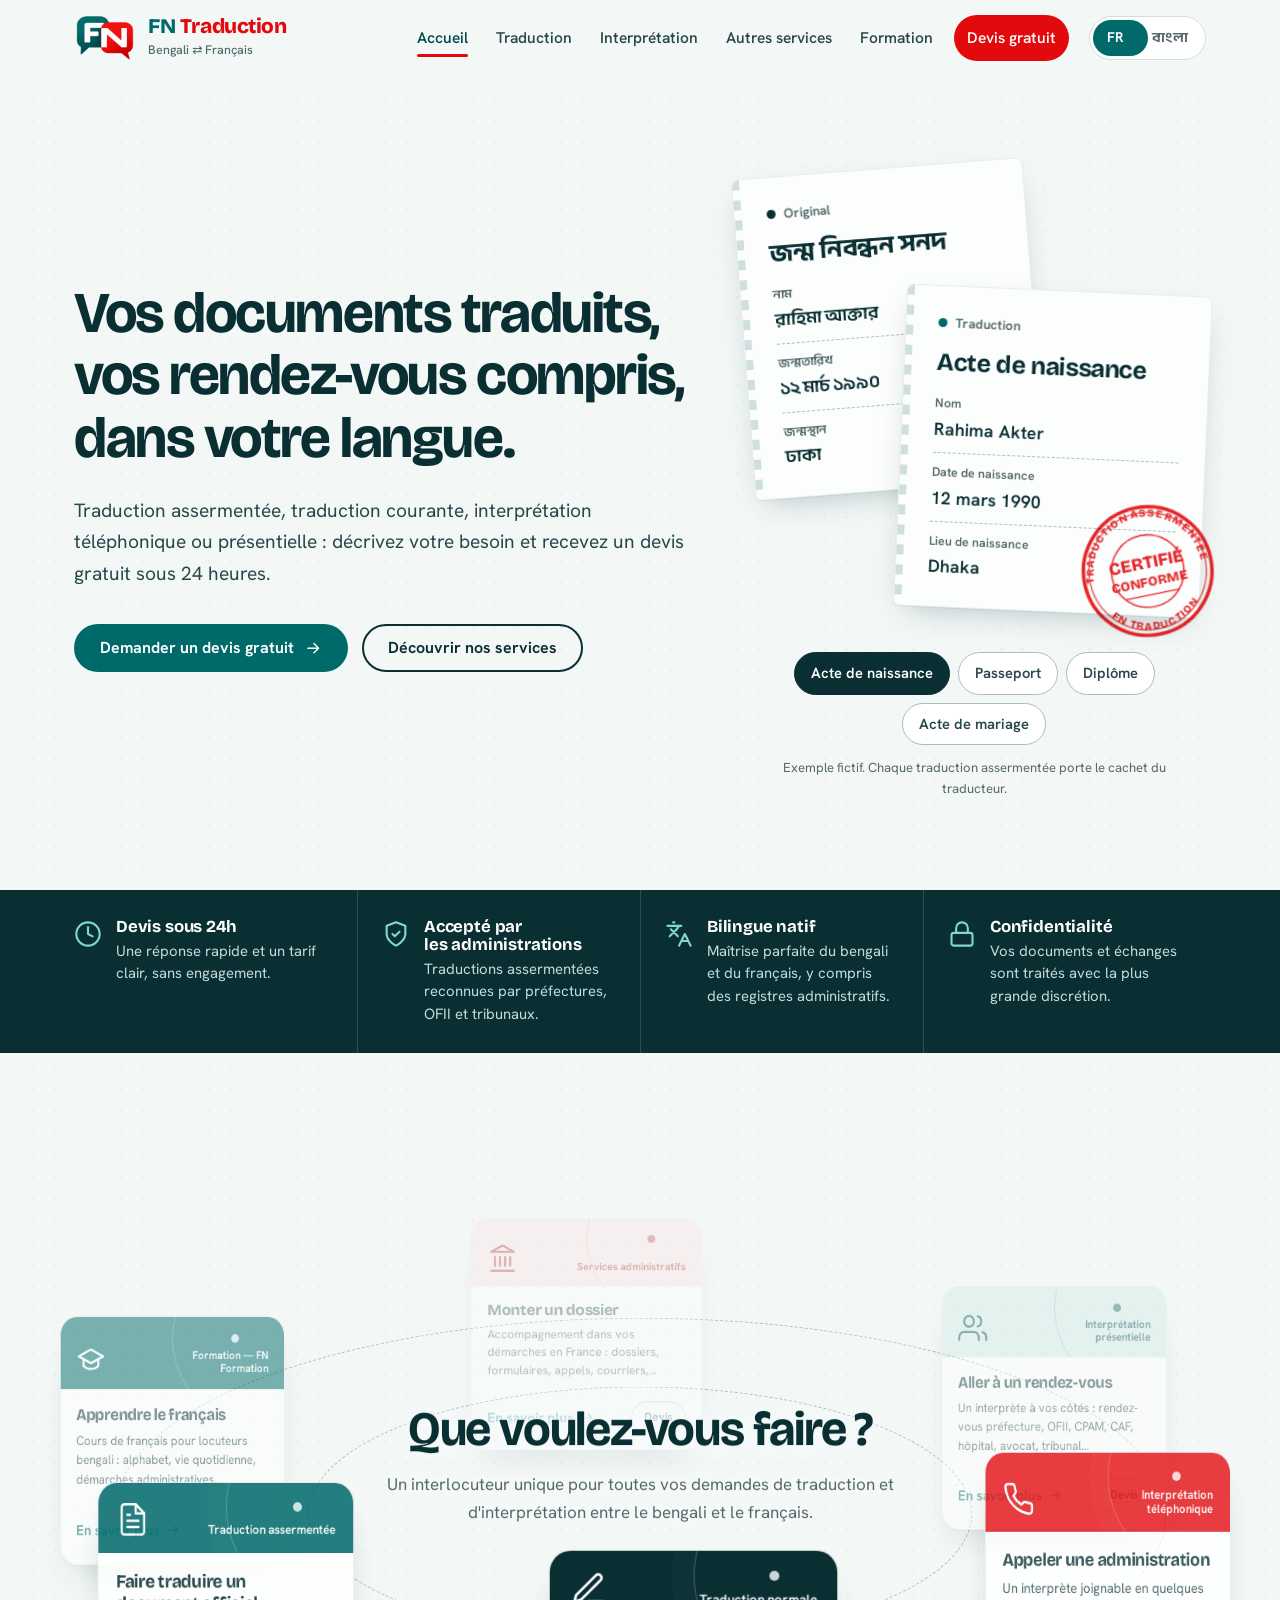
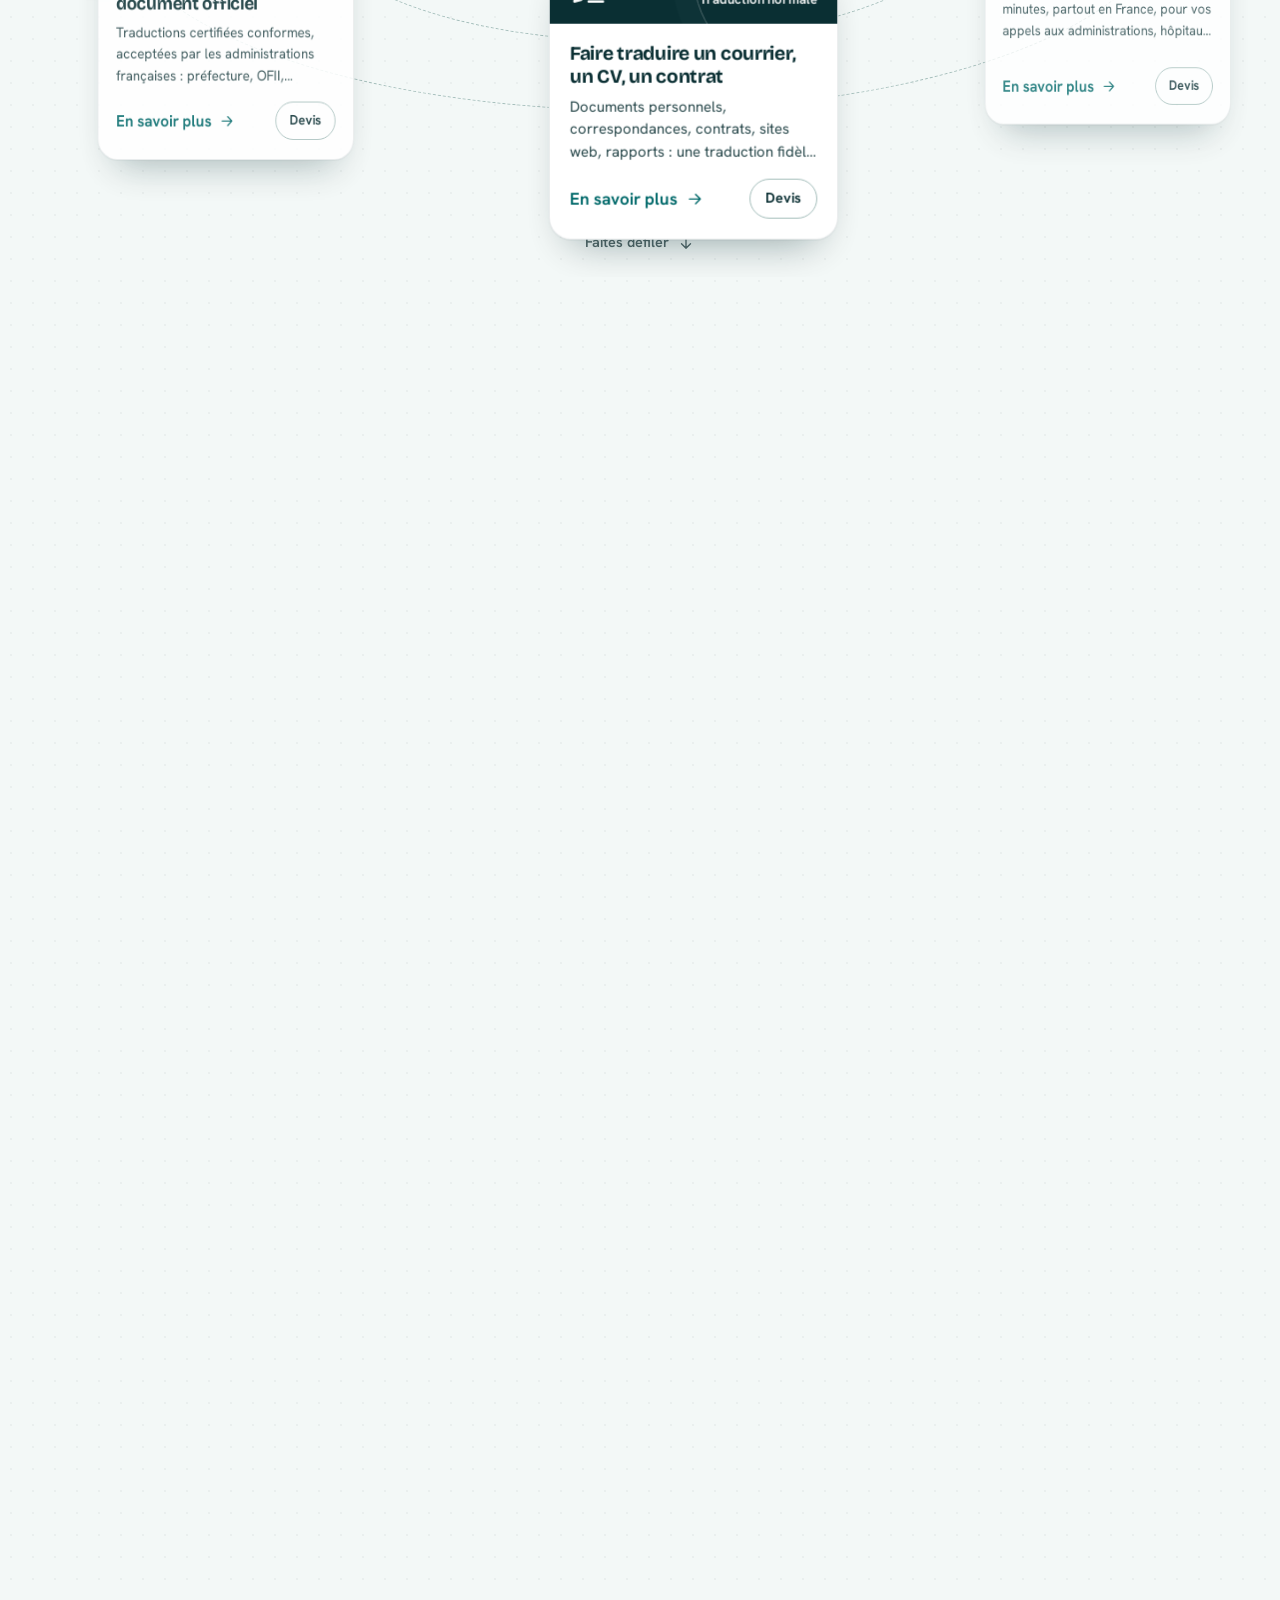
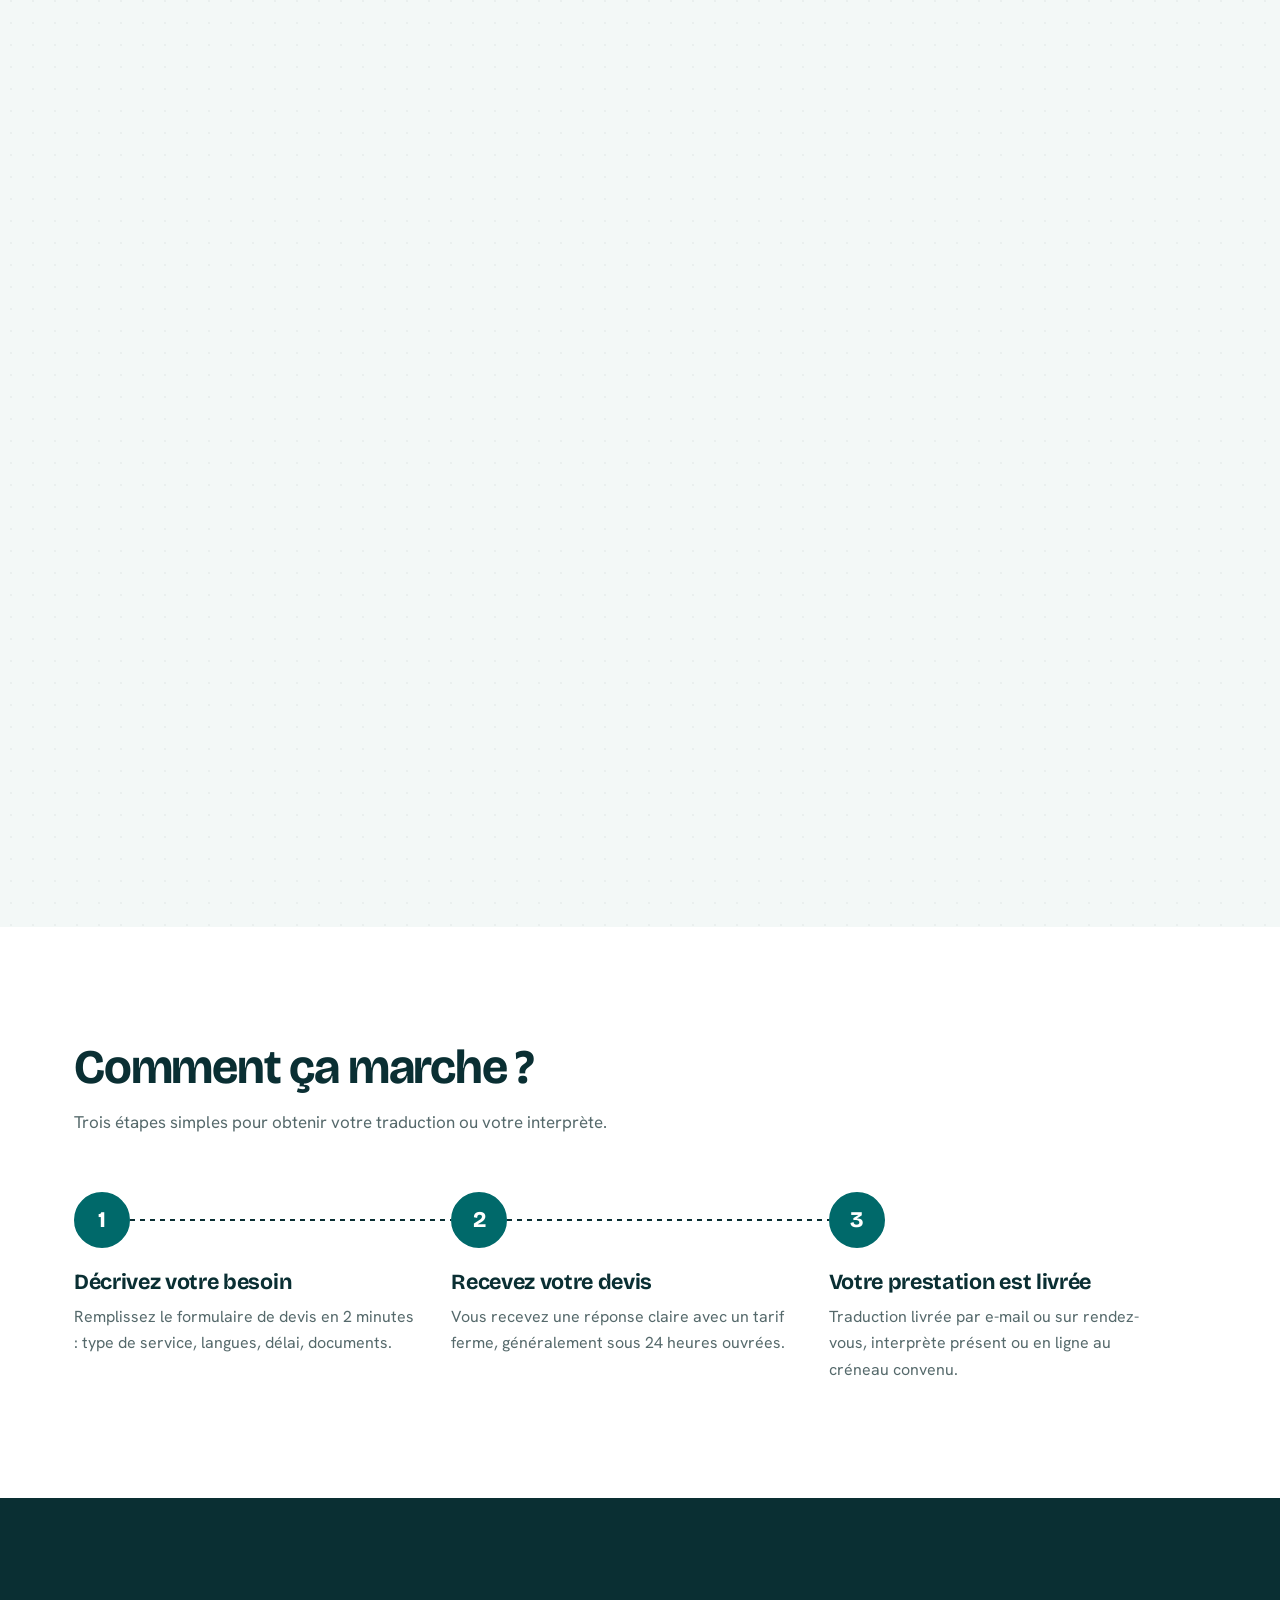
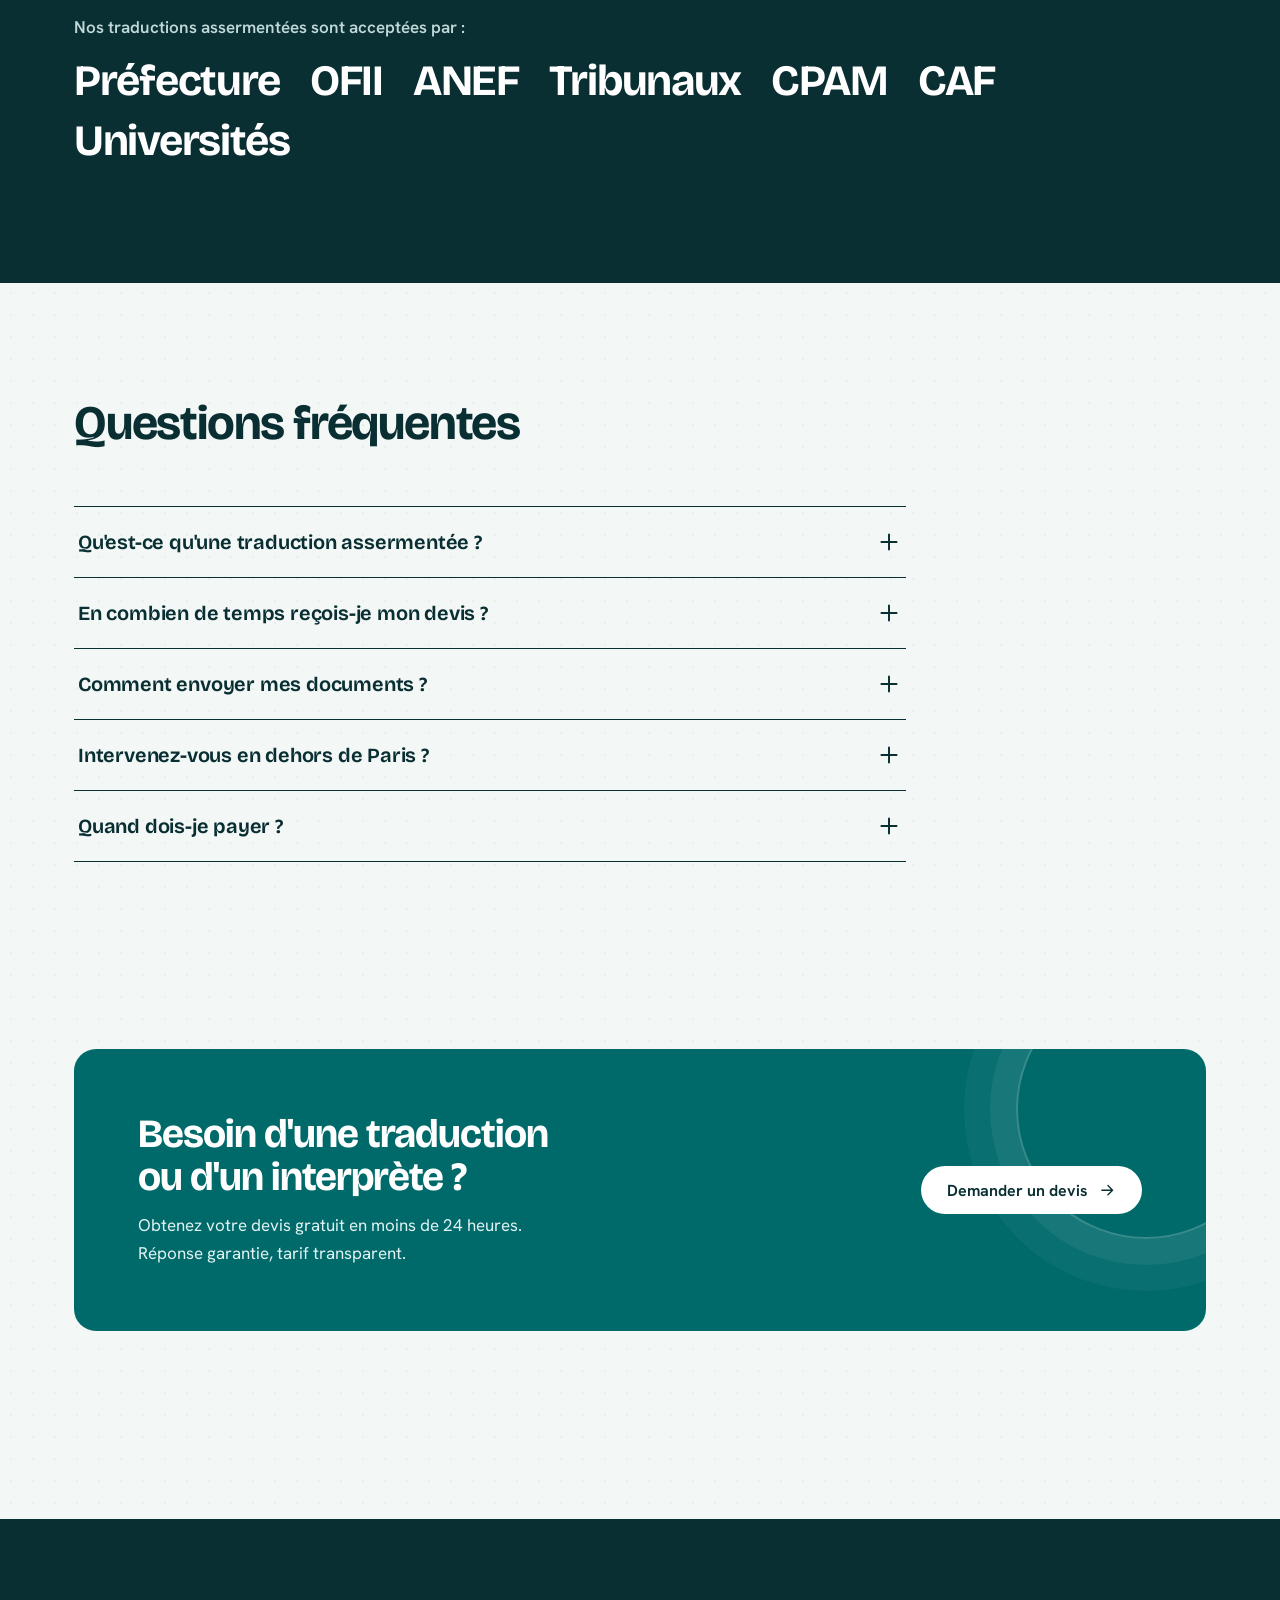
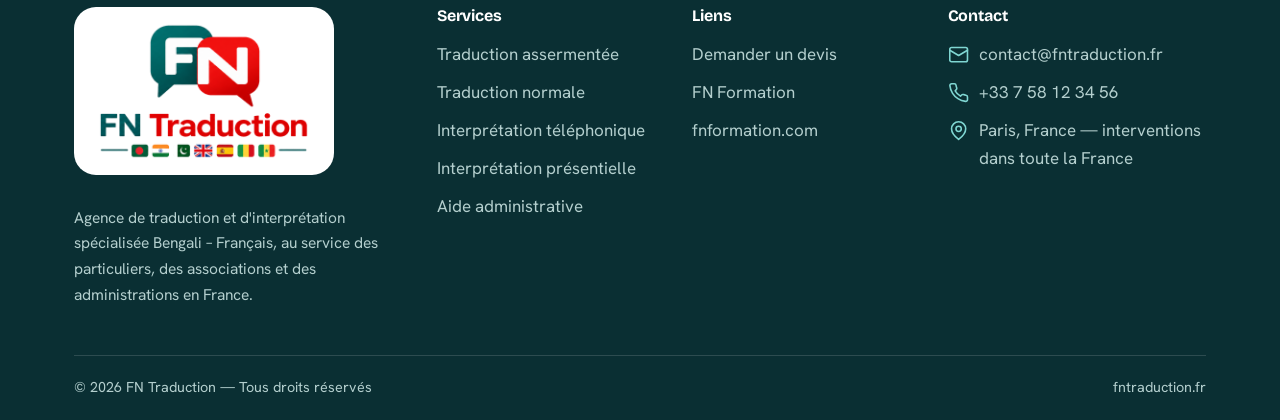
<file: index.html>
<!DOCTYPE html>
<html lang="fr" data-title-fr="FN Traduction — Traduction et interprétation bengali ⇄ français" data-title-bn="FN Traduction — অনুবাদ ও দোভাষীগিরি, বাংলা ⇄ ফরাসি">
<head>
<meta charset="UTF-8">
<meta name="viewport" content="width=device-width, initial-scale=1">
<title>FN Traduction — Traduction et interprétation bengali ⇄ français</title>
<meta name="description" content="FN Traduction — Traduction assermentée et interprétation Bengali ⇄ Français en France. Devis gratuit en 24h.">
<meta name="theme-color" content="#00696a">
<meta property="og:type" content="website">
<meta property="og:title" content="FN Traduction — Traduction et interprétation bengali ⇄ français">
<meta property="og:description" content="FN Traduction — Traduction assermentée et interprétation Bengali ⇄ Français en France. Devis gratuit en 24h.">
<meta property="og:image" content="https://fnboutique.github.io/FN-Traduction-/img/og.png">
<meta property="og:locale" content="fr_FR">
<meta property="og:locale:alternate" content="bn_BD">
<link rel="icon" href="img/favicon.png" type="image/png">
<link rel="apple-touch-icon" href="img/icon-192.png">
<link rel="preload" href="fonts/bricolage-grotesque-latin-opsz-normal.woff2" as="font" type="font/woff2" crossorigin>
<link rel="preload" href="img/logo-mark.png" as="image">
<link rel="stylesheet" href="css/style.css">

</head>
<body>
<svg xmlns="http://www.w3.org/2000/svg" style="display:none" aria-hidden="true">
<symbol id="i-file" viewBox="0 0 24 24"><path d="M14 2H6a2 2 0 0 0-2 2v16a2 2 0 0 0 2 2h12a2 2 0 0 0 2-2V8z"/><path d="M14 2v6h6M16 13H8M16 17H8M10 9H8"/></symbol>
<symbol id="i-pen" viewBox="0 0 24 24"><path d="M12 20h9"/><path d="M16.5 3.5a2.12 2.12 0 0 1 3 3L7 19l-4 1 1-4z"/></symbol>
<symbol id="i-phone" viewBox="0 0 24 24"><path d="M22 16.92v3a2 2 0 0 1-2.18 2 19.8 19.8 0 0 1-8.63-3.07 19.5 19.5 0 0 1-6-6A19.8 19.8 0 0 1 2.12 4.18 2 2 0 0 1 4.11 2h3a2 2 0 0 1 2 1.72c.13.96.36 1.9.7 2.81a2 2 0 0 1-.45 2.11L8.09 9.91a16 16 0 0 0 6 6l1.27-1.27a2 2 0 0 1 2.11-.45c.91.34 1.85.57 2.81.7A2 2 0 0 1 22 16.92z"/></symbol>
<symbol id="i-users" viewBox="0 0 24 24"><path d="M17 21v-2a4 4 0 0 0-4-4H5a4 4 0 0 0-4 4v2"/><circle cx="9" cy="7" r="4"/><path d="M23 21v-2a4 4 0 0 0-3-3.87M16 3.13a4 4 0 0 1 0 7.75"/></symbol>
<symbol id="i-landmark" viewBox="0 0 24 24"><path d="M3 22h18M6 18v-7M10 18v-7M14 18v-7M18 18v-7M12 2 3 7h18z"/></symbol>
<symbol id="i-cap" viewBox="0 0 24 24"><path d="M22 10 12 5 2 10l10 5z"/><path d="M6 12v5c3 3 9 3 12 0v-5"/></symbol>
<symbol id="i-clock" viewBox="0 0 24 24"><circle cx="12" cy="12" r="10"/><path d="M12 6v6l4 2"/></symbol>
<symbol id="i-shield" viewBox="0 0 24 24"><path d="M12 22s8-4 8-10V5l-8-3-8 3v7c0 6 8 10 8 10z"/><path d="m9 12 2 2 4-4"/></symbol>
<symbol id="i-lang" viewBox="0 0 24 24"><path d="m5 8 6 6M4 14l6-6 2-3M2 5h12M7 2h1M22 22l-5-10-5 10M14 18h6"/></symbol>
<symbol id="i-lock" viewBox="0 0 24 24"><rect x="3" y="11" width="18" height="11" rx="2"/><path d="M7 11V7a5 5 0 0 1 10 0v4"/></symbol>
<symbol id="i-mail" viewBox="0 0 24 24"><rect x="2" y="4" width="20" height="16" rx="2"/><path d="m22 7-10 6L2 7"/></symbol>
<symbol id="i-arrow" viewBox="0 0 24 24"><path d="M5 12h14M13 6l6 6-6 6"/></symbol>
<symbol id="i-menu" viewBox="0 0 24 24"><path d="M4 7h16M4 12h16M4 17h16"/></symbol>
<symbol id="i-x" viewBox="0 0 24 24"><path d="M6 6l12 12M18 6 6 18"/></symbol>
<symbol id="i-plus" viewBox="0 0 24 24"><path d="M12 5v14M5 12h14"/></symbol>
<symbol id="i-chev" viewBox="0 0 24 24"><path d="m9 6 6 6-6 6"/></symbol>
<symbol id="i-mic" viewBox="0 0 24 24"><path d="M12 2a3 3 0 0 0-3 3v7a3 3 0 0 0 6 0V5a3 3 0 0 0-3-3z"/><path d="M19 10v2a7 7 0 0 1-14 0v-2M12 19v3"/></symbol>
<symbol id="i-info" viewBox="0 0 24 24"><circle cx="12" cy="12" r="10"/><path d="M12 16v-4M12 8h.01"/></symbol>
<symbol id="i-bulb" viewBox="0 0 24 24"><path d="M9 18h6M10 22h4M12 2a7 7 0 0 0-4 12.7c.6.5 1 1.3 1 2.1V17h6v-.2c0-.8.4-1.6 1-2.1A7 7 0 0 0 12 2z"/></symbol>
<symbol id="i-pin" viewBox="0 0 24 24"><path d="M20 10c0 6-8 12-8 12S4 16 4 10a8 8 0 0 1 16 0z"/><circle cx="12" cy="10" r="3"/></symbol>
<symbol id="i-wa" viewBox="0 0 24 24"><path d="M21 11.5a8.4 8.4 0 0 1-12.4 7.4L3 20.5l1.7-5.4A8.4 8.4 0 1 1 21 11.5z"/><path d="M8.5 9c.3 2.6 3.5 5.6 6.4 6l1.2-1.3-2-1-1 .6c-.9-.4-1.9-1.3-2.3-2.2l.6-1-1-2z"/></symbol>
<symbol id="i-check" viewBox="0 0 24 24"><path d="m5 12.5 4.5 4.5L19 7"/></symbol>
</svg>
<a class="skip" href="#main" data-fr="Aller au contenu" data-bn="মূল অংশে যান">Aller au contenu</a>
<header class="site-header">
  <div class="wrap hbar">
    <a class="brand" href="index.html" aria-label="FN Traduction">
      <img class="brand-mark" src="img/logo-mark.png" width="62" height="47" alt="">
      <span><span class="brand-name"><b>FN</b> <i>Traduction</i></span><span class="brand-sub" data-fr="Bengali ⇄ Français" data-bn="বাংলা ⇄ ফরাসি">Bengali ⇄ Français</span></span>
    </a>
    <nav class="nav" id="nav" data-fr-label="Navigation principale" data-bn-label="প্রধান মেনু">
      <a href="index.html" aria-current="page" data-fr="Accueil" data-bn="হোম">Accueil</a><a href="traduction.html" data-fr="Traduction" data-bn="অনুবাদ">Traduction</a><a href="interpretation.html" data-fr="Interprétation" data-bn="দোভাষীগিরি">Interprétation</a><a href="services.html" data-fr="Autres services" data-bn="অন্যান্য সেবা">Autres services</a><a href="formation.html" data-fr="Formation" data-bn="Formation">Formation</a><a class="nav-cta" href="devis.html" data-fr="Devis gratuit" data-bn="বিনামূল্যে কোটেশন">Devis gratuit</a>
    </nav>
    <div class="lang" role="group" data-fr-label="Langue" data-bn-label="ভাষা">
      <span class="pill"></span>
      <button type="button" data-lang="fr" aria-pressed="true">FR</button>
      <button type="button" data-lang="bn" aria-pressed="false" lang="bn">বাংলা</button>
    </div>
    <button class="burger" id="burger" type="button" aria-expanded="false" aria-controls="nav" data-fr-label="Menu" data-bn-label="মেনু">
      <svg class="ico i-menu" aria-hidden="true"><use href="#i-menu"/></svg><svg class="ico i-x" aria-hidden="true"><use href="#i-x"/></svg>
    </button>
  </div>
</header>
<main id="main">

<section class="hero"><div class="wrap hero-grid">
  <div>
    <h1 data-fr="Vos documents traduits,&lt;span&gt;vos &lt;b class=&quot;nw&quot; style=&quot;font-weight:inherit&quot;&gt;rendez-vous&lt;/b&gt; compris,&lt;/span&gt;&lt;span&gt;dans votre langue.&lt;/span&gt;" data-bn="আপনার নথির অনুবাদ,&lt;span&gt;আপনার অ্যাপয়েন্টমেন্টে দোভাষী,&lt;/span&gt;&lt;span&gt;আপনার নিজের ভাষায়।&lt;/span&gt;">Vos documents traduits,<span>vos <b class="nw" style="font-weight:inherit">rendez-vous</b> compris,</span><span>dans votre langue.</span></h1>
    <p class="lead" data-fr="Traduction assermentée, traduction courante, interprétation téléphonique ou présentielle : décrivez votre besoin et recevez un devis gratuit sous 24 heures." data-bn="শপথবদ্ধ অনুবাদ, সাধারণ অনুবাদ, টেলিফোনিক বা সরাসরি দোভাষীগিরি: আপনার প্রয়োজন লিখুন এবং ২৪ ঘণ্টার মধ্যে বিনামূল্যে কোটেশন পান।">Traduction assermentée, traduction courante, interprétation téléphonique ou présentielle : décrivez votre besoin et recevez un devis gratuit sous 24 heures.</p>
    <div class="hero-actions">
      <a class="btn btn-primary" href="devis.html"><span data-fr="Demander un devis gratuit" data-bn="বিনামূল্যে কোটেশন চান">Demander un devis gratuit</span><svg class="ico" aria-hidden="true"><use href="#i-arrow"/></svg></a>
      <a class="btn btn-ghost" href="#services" data-fr="Découvrir nos services" data-bn="আমাদের সেবাসমূহ দেখুন">Découvrir nos services</a>
    </div>
  </div>
  <div>
    <div class="docs" id="docs" role="img" aria-label="Exemple : un document en bengali et sa traduction française certifiée">
      <div class="sheet orig">
        <div class="sheet-label"><i></i><span data-fr="Original" data-bn="মূল নথি">Original</span></div>
        <div class="docs-swap"><h3 id="o-title" lang="bn"></h3><dl id="o-list" lang="bn"></dl></div>
      </div>
      <div class="sheet trans">
        <div class="sheet-label"><i></i><span data-fr="Traduction" data-bn="অনুবাদ">Traduction</span></div>
        <div class="docs-swap"><h3 id="t-title" lang="fr"></h3><dl id="t-list" lang="fr"></dl></div>
        <svg id="stamp" class="stamp off" viewBox="0 0 200 200" aria-hidden="true">
<defs><path id="arcT" d="M22 100a78 78 0 0 1 156 0"/><path id="arcB" d="M16 100a84 84 0 0 0 168 0"/></defs>
<circle cx="100" cy="100" r="92" fill="none" stroke="currentColor" stroke-width="5"/>
<circle cx="100" cy="100" r="84" fill="none" stroke="currentColor" stroke-width="1.5"/>
<circle cx="100" cy="100" r="52" fill="none" stroke="currentColor" stroke-width="2"/>
<text font-family="Bricolage,sans-serif" font-weight="800" font-size="15" letter-spacing="1.5" fill="currentColor"><textPath href="#arcT" startOffset="50%" text-anchor="middle">TRADUCTION ASSERMENTÉE</textPath></text>
<text font-family="Bricolage,sans-serif" font-weight="800" font-size="15" letter-spacing="2" fill="currentColor"><textPath href="#arcB" startOffset="50%" text-anchor="middle">FN TRADUCTION</textPath></text>
<text x="100" y="96" text-anchor="middle" font-family="Bricolage,sans-serif" font-weight="800" font-size="25" fill="currentColor">CERTIFIÉ</text>
<text x="100" y="121" text-anchor="middle" font-family="Bricolage,sans-serif" font-weight="800" font-size="19" fill="currentColor">CONFORME</text>
<path d="M60 134h80" stroke="currentColor" stroke-width="2"/>
</svg>
      </div>
    </div>
    <div class="doc-tabs" id="doc-tabs" role="tablist" data-fr-label="Choisir un exemple de document" data-bn-label="নথির উদাহরণ বেছে নিন"></div>
    <p class="docs-note" data-fr="Exemple fictif. Chaque traduction assermentée porte le cachet du traducteur." data-bn="কাল্পনিক উদাহরণ। প্রতিটি শপথবদ্ধ অনুবাদে অনুবাদকের সিলমোহর থাকে।">Exemple fictif. Chaque traduction assermentée porte le cachet du traducteur.</p>
  </div>
</div></section>

<section class="trust"><div class="wrap trust-grid"><div class="trust-item"><svg class="ico" aria-hidden="true"><use href="#i-clock"/></svg><div><h4 data-fr="Devis sous 24h" data-bn="২৪ ঘণ্টায় কোটেশন">Devis sous 24h</h4><p data-fr="Une réponse rapide et un tarif clair, sans engagement." data-bn="দ্রুত উত্তর ও স্পষ্ট মূল্য, কোনো বাধ্যবাধকতা ছাড়াই।">Une réponse rapide et un tarif clair, sans engagement.</p></div></div><div class="trust-item"><svg class="ico" aria-hidden="true"><use href="#i-shield"/></svg><div><h4 data-fr="Accepté par les administrations" data-bn="প্রশাসন কর্তৃক গৃহীত">Accepté par les administrations</h4><p data-fr="Traductions assermentées reconnues par préfectures, OFII et tribunaux." data-bn="প্রিফেকচার, OFII ও আদালত কর্তৃক স্বীকৃত শপথবদ্ধ অনুবাদ।">Traductions assermentées reconnues par préfectures, OFII et tribunaux.</p></div></div><div class="trust-item"><svg class="ico" aria-hidden="true"><use href="#i-lang"/></svg><div><h4 data-fr="Bilingue natif" data-bn="মাতৃভাষার মতো দুই ভাষায় দক্ষ">Bilingue natif</h4><p data-fr="Maîtrise parfaite du bengali et du français, y compris des registres administratifs." data-bn="বাংলা ও ফরাসির পূর্ণ দখল, প্রশাসনিক ভাষাসহ।">Maîtrise parfaite du bengali et du français, y compris des registres administratifs.</p></div></div><div class="trust-item"><svg class="ico" aria-hidden="true"><use href="#i-lock"/></svg><div><h4 data-fr="Confidentialité" data-bn="গোপনীয়তা">Confidentialité</h4><p data-fr="Vos documents et échanges sont traités avec la plus grande discrétion." data-bn="আপনার নথি ও যোগাযোগ সর্বোচ্চ গোপনীয়তায় পরিচালিত হয়।">Vos documents et échanges sont traités avec la plus grande discrétion.</p></div></div></div></section>

<section class="orbit" id="services">
  <div class="orbit-stage">
    <div class="orbit-rings" aria-hidden="true"><i></i><i></i></div>
    <div class="orbit-copy">
      <h2 data-fr="Que voulez-vous faire ?" data-bn="আপনি কী করতে চান?">Que voulez-vous faire ?</h2>
      <p data-fr="Un interlocuteur unique pour toutes vos demandes de traduction et d&#x27;interprétation entre le bengali et le français." data-bn="বাংলা ও ফরাসির মধ্যে আপনার সকল অনুবাদ ও দোভাষী প্রয়োজনের জন্য একক ঠিকানা।">Un interlocuteur unique pour toutes vos demandes de traduction et d'interprétation entre le bengali et le français.</p>
    </div>
    <div class="ocards"><article class="ocard tone-teal">
  <div class="ocard-top"><svg class="ico ocard-ico" aria-hidden="true"><use href="#i-file"/></svg><span class="ocard-tag" data-fr="Traduction assermentée" data-bn="শপথবদ্ধ অনুবাদ">Traduction assermentée</span></div>
  <div class="ocard-body">
    <h3 data-fr="Faire traduire un document officiel" data-bn="একটি সরকারি নথি অনুবাদ করাতে">Faire traduire un document officiel</h3>
    <p data-fr="Traductions certifiées conformes, acceptées par les administrations françaises : préfecture, OFII, tribunaux, universités…" data-bn="সনদিত (শপথবদ্ধ) অনুবাদ, ফ্রান্সের প্রশাসন কর্তৃক গৃহীত: প্রিফেকচার, OFII, আদালত, বিশ্ববিদ্যালয়…">Traductions certifiées conformes, acceptées par les administrations françaises : préfecture, OFII, tribunaux, universités…</p>
    <div class="ocard-links">
      <a class="ocard-go" href="traduction.html#assermentee"><span data-fr="En savoir plus" data-bn="আরও জানুন">En savoir plus</span><svg class="ico" aria-hidden="true"><use href="#i-arrow"/></svg></a>
      <a class="ocard-quote" href="devis.html?s=Traduction+assermentée" data-fr="Devis" data-bn="কোটেশন">Devis</a>
    </div>
  </div>
</article><article class="ocard tone-ink">
  <div class="ocard-top"><svg class="ico ocard-ico" aria-hidden="true"><use href="#i-pen"/></svg><span class="ocard-tag" data-fr="Traduction normale" data-bn="সাধারণ অনুবাদ">Traduction normale</span></div>
  <div class="ocard-body">
    <h3 data-fr="Faire traduire un courrier, un CV, un contrat" data-bn="চিঠি, সিভি বা চুক্তি অনুবাদ করাতে">Faire traduire un courrier, un CV, un contrat</h3>
    <p data-fr="Documents personnels, correspondances, contrats, sites web, rapports : une traduction fidèle et soignée dans les délais." data-bn="ব্যক্তিগত নথি, চিঠিপত্র, চুক্তি, ওয়েবসাইট, প্রতিবেদন: সময়ের মধ্যে নির্ভুল ও যত্নশীল অনুবাদ।">Documents personnels, correspondances, contrats, sites web, rapports : une traduction fidèle et soignée dans les délais.</p>
    <div class="ocard-links">
      <a class="ocard-go" href="traduction.html#normale"><span data-fr="En savoir plus" data-bn="আরও জানুন">En savoir plus</span><svg class="ico" aria-hidden="true"><use href="#i-arrow"/></svg></a>
      <a class="ocard-quote" href="devis.html?s=Traduction+normale" data-fr="Devis" data-bn="কোটেশন">Devis</a>
    </div>
  </div>
</article><article class="ocard tone-red">
  <div class="ocard-top"><svg class="ico ocard-ico" aria-hidden="true"><use href="#i-phone"/></svg><span class="ocard-tag" data-fr="Interprétation téléphonique" data-bn="টেলিফোনিক দোভাষীগিরি">Interprétation téléphonique</span></div>
  <div class="ocard-body">
    <h3 data-fr="Appeler une administration" data-bn="প্রশাসনে ফোন করতে">Appeler une administration</h3>
    <p data-fr="Un interprète joignable en quelques minutes, partout en France, pour vos appels aux administrations, hôpitaux, employeurs…" data-bn="প্রশাসন, হাসপাতাল, নিয়োগকর্তাদের সাথে আপনার ফোনালাপের জন্য সারা ফ্রান্সে কয়েক মিনিটে পাওয়া যায় এমন দোভাষী।">Un interprète joignable en quelques minutes, partout en France, pour vos appels aux administrations, hôpitaux, employeurs…</p>
    <div class="ocard-links">
      <a class="ocard-go" href="interpretation.html#telephonique"><span data-fr="En savoir plus" data-bn="আরও জানুন">En savoir plus</span><svg class="ico" aria-hidden="true"><use href="#i-arrow"/></svg></a>
      <a class="ocard-quote" href="devis.html?s=Interprétation+téléphonique" data-fr="Devis" data-bn="কোটেশন">Devis</a>
    </div>
  </div>
</article><article class="ocard tone-mint">
  <div class="ocard-top"><svg class="ico ocard-ico" aria-hidden="true"><use href="#i-users"/></svg><span class="ocard-tag" data-fr="Interprétation présentielle" data-bn="সরাসরি দোভাষীগিরি">Interprétation présentielle</span></div>
  <div class="ocard-body">
    <h3 data-fr="Aller à un rendez-vous" data-bn="অ্যাপয়েন্টমেন্টে যেতে">Aller à un rendez-vous</h3>
    <p data-fr="Un interprète à vos côtés : rendez-vous préfecture, OFII, CPAM, CAF, hôpital, avocat, tribunal…" data-bn="আপনার পাশে দোভাষী: প্রিফেকচার, OFII, CPAM, CAF, হাসপাতাল, আইনজীবী, আদালতের সাক্ষাৎকারে।">Un interprète à vos côtés : rendez-vous préfecture, OFII, CPAM, CAF, hôpital, avocat, tribunal…</p>
    <div class="ocard-links">
      <a class="ocard-go" href="interpretation.html#presentielle"><span data-fr="En savoir plus" data-bn="আরও জানুন">En savoir plus</span><svg class="ico" aria-hidden="true"><use href="#i-arrow"/></svg></a>
      <a class="ocard-quote" href="devis.html?s=Interprétation+présentielle" data-fr="Devis" data-bn="কোটেশন">Devis</a>
    </div>
  </div>
</article><article class="ocard tone-blush">
  <div class="ocard-top"><svg class="ico ocard-ico" aria-hidden="true"><use href="#i-landmark"/></svg><span class="ocard-tag" data-fr="Services administratifs" data-bn="প্রশাসনিক সেবা">Services administratifs</span></div>
  <div class="ocard-body">
    <h3 data-fr="Monter un dossier" data-bn="ফাইল প্রস্তুত করতে">Monter un dossier</h3>
    <p data-fr="Accompagnement dans vos démarches en France : dossiers, formulaires, appels, courriers, transcription de documents…" data-bn="ফ্রান্সে আপনার প্রশাসনিক কাজে সহায়তা: ফাইল, ফর্ম, ফোন, চিঠিপত্র, রেকর্ডিং লিখিত রূপে রূপান্তর…">Accompagnement dans vos démarches en France : dossiers, formulaires, appels, courriers, transcription de documents…</p>
    <div class="ocard-links">
      <a class="ocard-go" href="services.html"><span data-fr="En savoir plus" data-bn="আরও জানুন">En savoir plus</span><svg class="ico" aria-hidden="true"><use href="#i-arrow"/></svg></a>
      <a class="ocard-quote" href="devis.html?s=Service+administratif" data-fr="Devis" data-bn="কোটেশন">Devis</a>
    </div>
  </div>
</article><article class="ocard tone-teal">
  <div class="ocard-top"><svg class="ico ocard-ico" aria-hidden="true"><use href="#i-cap"/></svg><span class="ocard-tag" data-fr="Formation — FN Formation" data-bn="Formation — FN Formation">Formation — FN Formation</span></div>
  <div class="ocard-body">
    <h3 data-fr="Apprendre le français" data-bn="ফরাসি শিখতে">Apprendre le français</h3>
    <p data-fr="Cours de français pour locuteurs bengali : alphabet, vie quotidienne, démarches administratives, préparation aux entretiens…" data-bn="বাংলাভাষীদের জন্য ফরাসি ভাষার কোর্স: বর্ণমালা, দৈনন্দিন জীবন, প্রশাসনিক কাজ, সাক্ষাৎকারের প্রস্তুতি…">Cours de français pour locuteurs bengali : alphabet, vie quotidienne, démarches administratives, préparation aux entretiens…</p>
    <div class="ocard-links">
      <a class="ocard-go" href="formation.html"><span data-fr="En savoir plus" data-bn="আরও জানুন">En savoir plus</span><svg class="ico" aria-hidden="true"><use href="#i-arrow"/></svg></a>
      <a class="ocard-quote" href="devis.html?s=Formation" data-fr="Devis" data-bn="কোটেশন">Devis</a>
    </div>
  </div>
</article></div>
    <p class="orbit-hint" aria-hidden="true"><span data-fr="Faites défiler" data-bn="স্ক্রল করুন">Faites défiler</span><svg class="ico down" aria-hidden="true"><use href="#i-arrow"/></svg></p>
  </div>
</section>

<section class="block band-white"><div class="wrap">
  <div class="sec-head"><h2 data-fr="Comment ça marche ?" data-bn="কীভাবে কাজ করে?">Comment ça marche ?</h2><p data-fr="Trois étapes simples pour obtenir votre traduction ou votre interprète." data-bn="আপনার অনুবাদ বা দোভাষী পেতে তিনটি সহজ ধাপ।">Trois étapes simples pour obtenir votre traduction ou votre interprète.</p></div>
  <ol class="steps" style="list-style:none"><li class="step"><h3 data-fr="Décrivez votre besoin" data-bn="আপনার প্রয়োজন লিখুন">Décrivez votre besoin</h3><p data-fr="Remplissez le formulaire de devis en 2 minutes : type de service, langues, délai, documents." data-bn="২ মিনিটে কোটেশনের ফর্মটি পূরণ করুন: সেবার ধরন, ভাষা, সময়সীমা, নথি।">Remplissez le formulaire de devis en 2 minutes : type de service, langues, délai, documents.</p></li><li class="step"><h3 data-fr="Recevez votre devis" data-bn="কোটেশন পান">Recevez votre devis</h3><p data-fr="Vous recevez une réponse claire avec un tarif ferme, généralement sous 24 heures ouvrées." data-bn="সাধারণত ২৪ ঘণ্টার মধ্যে স্পষ্ট ও নির্দিষ্ট মূল্যসহ উত্তর পাবেন।">Vous recevez une réponse claire avec un tarif ferme, généralement sous 24 heures ouvrées.</p></li><li class="step"><h3 data-fr="Votre prestation est livrée" data-bn="আপনার কাজ ডেলিভারি পান">Votre prestation est livrée</h3><p data-fr="Traduction livrée par e-mail ou sur rendez-vous, interprète présent ou en ligne au créneau convenu." data-bn="অনুবাদ ইমেইলে পৌঁছে যায়; দোভাষী নির্ধারিত সময়ে আপনার পাশে বা অনলাইনে থাকেন।">Traduction livrée par e-mail ou sur rendez-vous, interprète présent ou en ligne au créneau convenu.</p></li></ol>
</div></section>

<section class="block band-ink"><div class="wrap"><div class="accepted">
  <p data-fr="Nos traductions assermentées sont acceptées par :" data-bn="আমাদের শপথবদ্ধ অনুবাদ গৃহীত হয় এখানে:">Nos traductions assermentées sont acceptées par :</p>
  <span data-fr="Préfecture" data-bn="প্রিফেকচার">Préfecture</span><span data-fr="OFII" data-bn="OFII">OFII</span><span data-fr="ANEF" data-bn="ANEF">ANEF</span><span data-fr="Tribunaux" data-bn="আদালত">Tribunaux</span><span data-fr="CPAM" data-bn="CPAM">CPAM</span><span data-fr="CAF" data-bn="CAF">CAF</span><span data-fr="Universités" data-bn="বিশ্ববিদ্যালয়">Universités</span>
</div></div></section>

<section class="block"><div class="wrap">
  <div class="sec-head"><h2 data-fr="Questions fréquentes" data-bn="সচরাচর জিজ্ঞাসা">Questions fréquentes</h2></div>
  <div class="faq"><details><summary><span data-fr="Qu&#x27;est-ce qu&#x27;une traduction assermentée ?" data-bn="শপথবদ্ধ অনুবাদ কী?">Qu'est-ce qu'une traduction assermentée ?</span><svg class="ico" aria-hidden="true"><use href="#i-plus"/></svg></summary><p class="ans" data-fr="Une traduction assermentée est exigée par les administrations françaises pour la plupart des documents officiels étrangers. Chaque page est certifiée conforme au document original par le traducteur." data-bn="ফ্রান্সের প্রশাসনের বেশিরভাগ সরকারি বিদেশি নথির জন্য শপথবদ্ধ অনুবাদ বাধ্যতামূলক। প্রতিটি পৃষ্ঠা অনুবাদক কর্তৃক মূল নথির অনুরূপ বলে সনদিত হয়।">Une traduction assermentée est exigée par les administrations françaises pour la plupart des documents officiels étrangers. Chaque page est certifiée conforme au document original par le traducteur.</p></details><details><summary><span data-fr="En combien de temps reçois-je mon devis ?" data-bn="কোটেশন পেতে কত সময় লাগে?">En combien de temps reçois-je mon devis ?</span><svg class="ico" aria-hidden="true"><use href="#i-plus"/></svg></summary><p class="ans" data-fr="Généralement sous 24 heures ouvrées, avec un tarif ferme et sans engagement." data-bn="সাধারণত ২৪ কর্মঘণ্টার মধ্যে, নির্দিষ্ট মূল্য ও কোনো বাধ্যবাধকতা ছাড়াই।">Généralement sous 24 heures ouvrées, avec un tarif ferme et sans engagement.</p></details><details><summary><span data-fr="Comment envoyer mes documents ?" data-bn="আমি কীভাবে নথি পাঠাব?">Comment envoyer mes documents ?</span><svg class="ico" aria-hidden="true"><use href="#i-plus"/></svg></summary><p class="ans" data-fr="Une photo ou un scan lisible suffit. Envoyez-le par e-mail ou par WhatsApp en même temps que votre demande de devis." data-bn="একটি পরিষ্কার ছবি বা স্ক্যানই যথেষ্ট। কোটেশনের অনুরোধের সাথে ইমেইল বা WhatsApp-এ পাঠান।">Une photo ou un scan lisible suffit. Envoyez-le par e-mail ou par WhatsApp en même temps que votre demande de devis.</p></details><details><summary><span data-fr="Intervenez-vous en dehors de Paris ?" data-bn="প্যারিসের বাইরেও কি আপনারা সেবা দেন?">Intervenez-vous en dehors de Paris ?</span><svg class="ico" aria-hidden="true"><use href="#i-plus"/></svg></summary><p class="ans" data-fr="Oui. L&#x27;interprétation téléphonique fonctionne partout en France, et l&#x27;interprétation présentielle se fait sur rendez-vous dans toute la France." data-bn="হ্যাঁ। ফোনে দোভাষীগিরি সারা ফ্রান্সে পাওয়া যায়, আর সরাসরি দোভাষীগিরি সারা ফ্রান্সে আগে থেকে সময় ঠিক করে দেওয়া হয়।">Oui. L'interprétation téléphonique fonctionne partout en France, et l'interprétation présentielle se fait sur rendez-vous dans toute la France.</p></details><details><summary><span data-fr="Quand dois-je payer ?" data-bn="কখন টাকা দিতে হবে?">Quand dois-je payer ?</span><svg class="ico" aria-hidden="true"><use href="#i-plus"/></svg></summary><p class="ans" data-fr="Le paiement intervient uniquement après acceptation du devis." data-bn="কোটেশন গ্রহণ করার পরেই কেবল মূল্য পরিশোধ করতে হয়।">Le paiement intervient uniquement après acceptation du devis.</p></details></div>
</div></section>

<section class="block tight"><div class="wrap"><div class="cta">
  <div><h2 data-fr="Besoin d&#x27;une traduction ou d&#x27;un interprète ?" data-bn="অনুবাদ বা দোভাষী দরকার?">Besoin d'une traduction ou d'un interprète ?</h2><p data-fr="Obtenez votre devis gratuit en moins de 24 heures. Réponse garantie, tarif transparent." data-bn="২৪ ঘণ্টার মধ্যে বিনামূল্যে কোটেশন পান। নিশ্চিত উত্তর, স্বচ্ছ মূল্য।">Obtenez votre devis gratuit en moins de 24 heures. Réponse garantie, tarif transparent.</p></div>
  <a class="btn btn-light" href="devis.html"><span data-fr="Demander un devis" data-bn="কোটেশন চান">Demander un devis</span><svg class="ico" aria-hidden="true"><use href="#i-arrow"/></svg></a>
</div></div></section>

</main>
<footer class="site-footer">
  <div class="wrap">
    <div class="f-grid">
      <div>
        <a class="logo-card" href="index.html" aria-label="FN Traduction"><img src="img/logo-full.png" width="900" height="584" alt="FN Traduction" loading="lazy"></a>
        <p class="f-about" data-fr="Agence de traduction et d&#x27;interprétation spécialisée Bengali – Français, au service des particuliers, des associations et des administrations en France." data-bn="ব্যক্তি, সংস্থা ও প্রশাসনের জন্য ফ্রান্স জুড়ে বাংলা–ফরাসি ভাষায় বিশেষজ্ঞ অনুবাদ ও দোভাষী সংস্থা।">Agence de traduction et d'interprétation spécialisée Bengali – Français, au service des particuliers, des associations et des administrations en France.</p>
      </div>
      <div>
        <h4 data-fr="Services" data-bn="সেবাসমূহ">Services</h4>
        <ul>
          <li><a href="traduction.html#assermentee" data-fr="Traduction assermentée" data-bn="শপথবদ্ধ অনুবাদ">Traduction assermentée</a></li>
          <li><a href="traduction.html#normale" data-fr="Traduction normale" data-bn="সাধারণ অনুবাদ">Traduction normale</a></li>
          <li><a href="interpretation.html#telephonique" data-fr="Interprétation téléphonique" data-bn="টেলিফোনিক দোভাষীগিরি">Interprétation téléphonique</a></li>
          <li><a href="interpretation.html#presentielle" data-fr="Interprétation présentielle" data-bn="সরাসরি দোভাষীগিরি">Interprétation présentielle</a></li>
          <li><a href="services.html" data-fr="Aide administrative" data-bn="প্রশাসনিক সহায়তা">Aide administrative</a></li>
        </ul>
      </div>
      <div>
        <h4 data-fr="Liens" data-bn="লিংক">Liens</h4>
        <ul>
          <li><a href="devis.html" data-fr="Demander un devis" data-bn="কোটেশন চান">Demander un devis</a></li>
          <li><a href="formation.html" data-fr="FN Formation" data-bn="FN Formation">FN Formation</a></li>
          <li><a href="https://www.fnformation.com" target="_blank" rel="noopener">fnformation.com</a></li>
        </ul>
      </div>
      <div>
        <h4 data-fr="Contact" data-bn="যোগাযোগ">Contact</h4>
        <ul class="f-contact">
          <li><svg class="ico" aria-hidden="true"><use href="#i-mail"/></svg><a href="mailto:contact@fntraduction.fr">contact@fntraduction.fr</a></li>
          <li><svg class="ico" aria-hidden="true"><use href="#i-phone"/></svg><a href="tel:+33758123456">+33 7 58 12 34 56</a></li>
          <li><svg class="ico" aria-hidden="true"><use href="#i-pin"/></svg><span data-fr="Paris, France — interventions dans toute la France" data-bn="প্যারিস, ফ্রান্স — সারা ফ্রান্সে সেবা">Paris, France — interventions dans toute la France</span></li>
        </ul>
      </div>
    </div>
    <div class="f-bottom"><span>© 2026 FN Traduction — <span data-fr="Tous droits réservés" data-bn="সর্বস্বত্ব সংরক্ষিত">Tous droits réservés</span></span><span>fntraduction.fr</span></div>
  </div>
</footer>
<div class="dock">
  <a class="btn btn-ghost btn-sm" href="tel:+33758123456"><svg class="ico" aria-hidden="true"><use href="#i-phone"/></svg><span data-fr="Appeler" data-bn="ফোন করুন">Appeler</span></a>
  <a class="btn btn-primary btn-sm" href="devis.html"><span data-fr="Devis gratuit" data-bn="বিনামূল্যে কোটেশন">Devis gratuit</span><svg class="ico" aria-hidden="true"><use href="#i-arrow"/></svg></a>
</div>
<script src="js/main.js" defer></script>
</body>
</html>
</file>
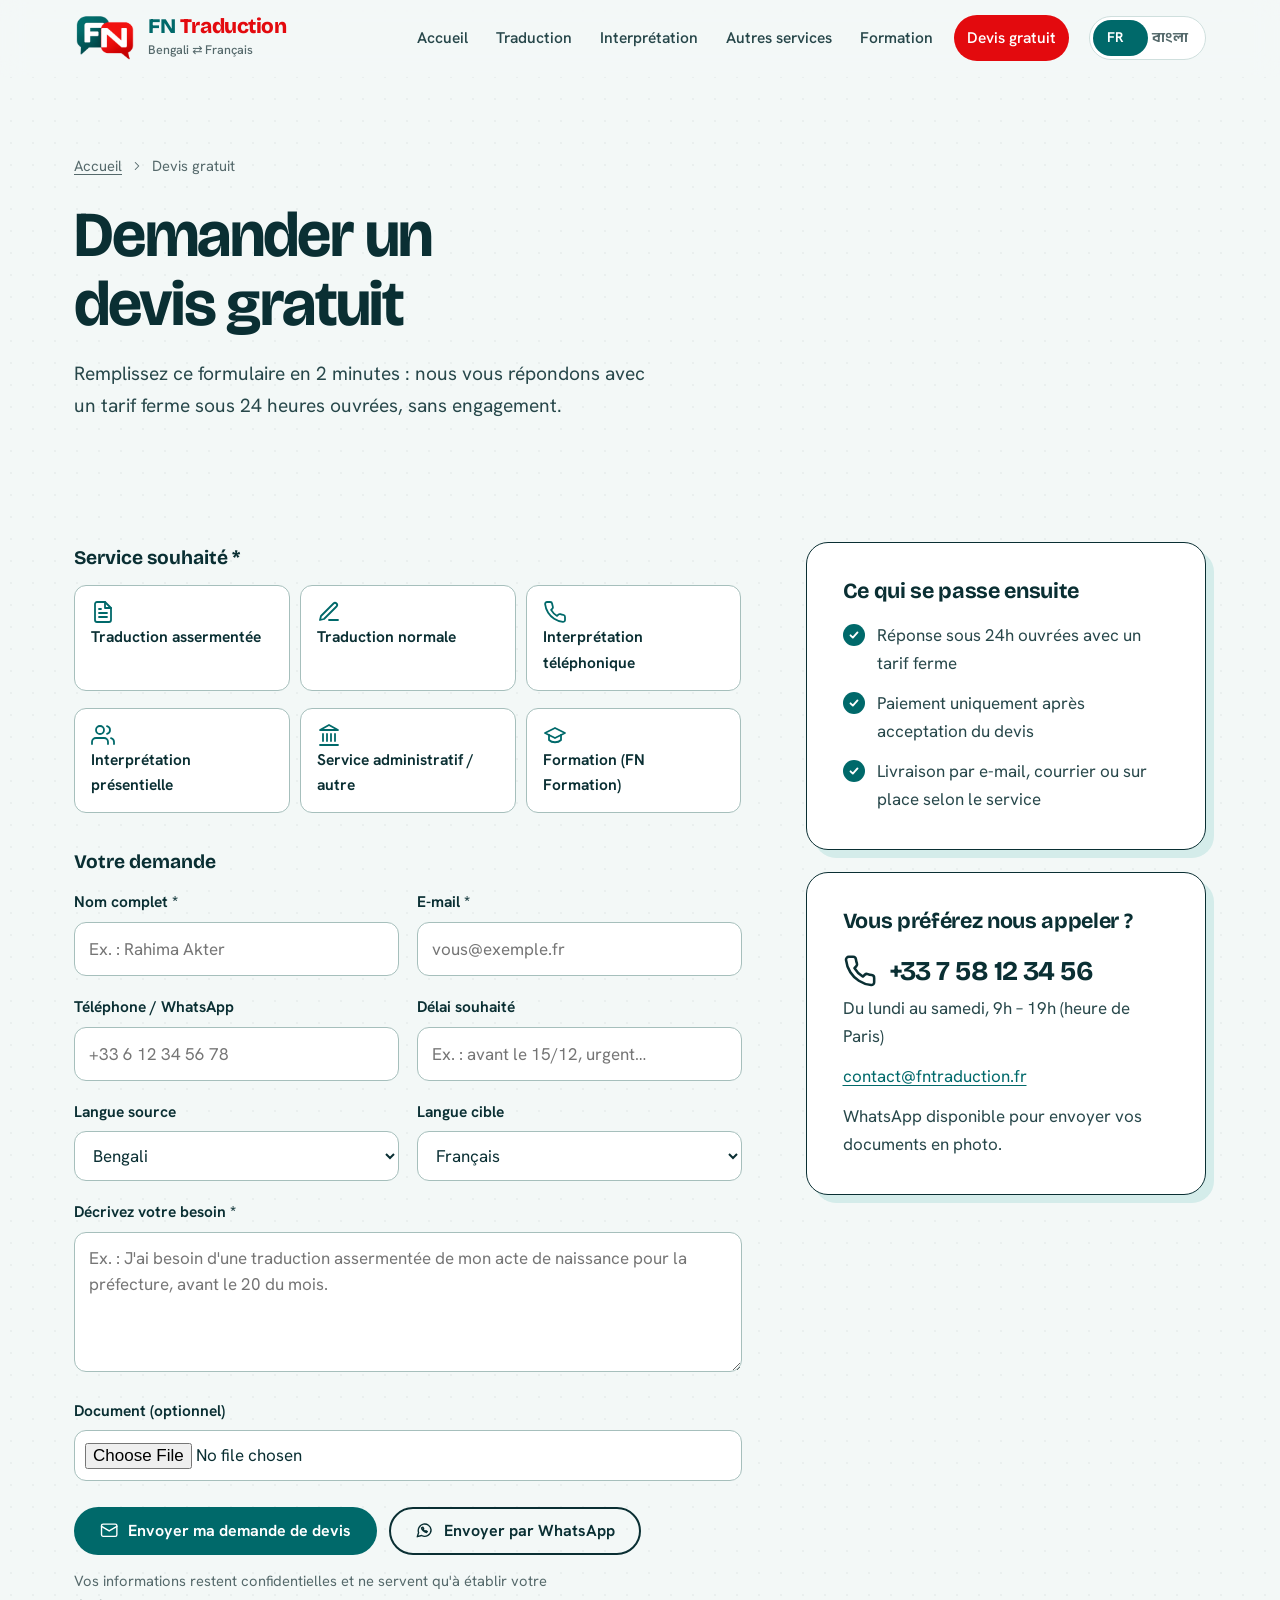
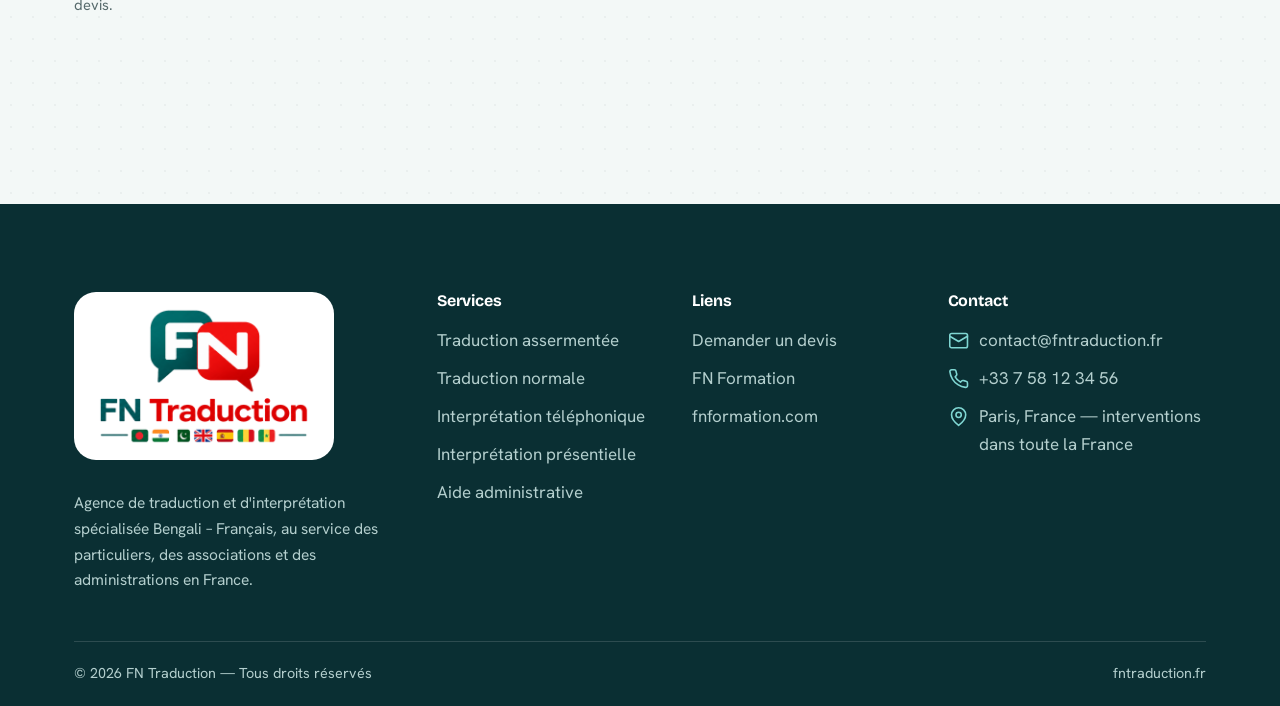
<file: devis.html>
<!DOCTYPE html>
<html lang="fr" data-title-fr="Demander un devis gratuit | FN Traduction" data-title-bn="বিনামূল্যে কোটেশন চান | FN Traduction">
<head>
<meta charset="UTF-8">
<meta name="viewport" content="width=device-width, initial-scale=1">
<title>Demander un devis gratuit | FN Traduction</title>
<meta name="description" content="Demandez un devis gratuit pour une traduction ou une interprétation bengali ⇄ français. Réponse sous 24h ouvrées.">
<meta name="theme-color" content="#00696a">
<meta property="og:type" content="website">
<meta property="og:title" content="Demander un devis gratuit | FN Traduction">
<meta property="og:description" content="Demandez un devis gratuit pour une traduction ou une interprétation bengali ⇄ français. Réponse sous 24h ouvrées.">
<meta property="og:image" content="https://fnboutique.github.io/FN-Traduction-/img/og.png">
<meta property="og:locale" content="fr_FR">
<meta property="og:locale:alternate" content="bn_BD">
<link rel="icon" href="img/favicon.png" type="image/png">
<link rel="apple-touch-icon" href="img/icon-192.png">
<link rel="preload" href="fonts/bricolage-grotesque-latin-opsz-normal.woff2" as="font" type="font/woff2" crossorigin>
<link rel="preload" href="img/logo-mark.png" as="image">
<link rel="stylesheet" href="css/style.css">

</head>
<body>
<svg xmlns="http://www.w3.org/2000/svg" style="display:none" aria-hidden="true">
<symbol id="i-file" viewBox="0 0 24 24"><path d="M14 2H6a2 2 0 0 0-2 2v16a2 2 0 0 0 2 2h12a2 2 0 0 0 2-2V8z"/><path d="M14 2v6h6M16 13H8M16 17H8M10 9H8"/></symbol>
<symbol id="i-pen" viewBox="0 0 24 24"><path d="M12 20h9"/><path d="M16.5 3.5a2.12 2.12 0 0 1 3 3L7 19l-4 1 1-4z"/></symbol>
<symbol id="i-phone" viewBox="0 0 24 24"><path d="M22 16.92v3a2 2 0 0 1-2.18 2 19.8 19.8 0 0 1-8.63-3.07 19.5 19.5 0 0 1-6-6A19.8 19.8 0 0 1 2.12 4.18 2 2 0 0 1 4.11 2h3a2 2 0 0 1 2 1.72c.13.96.36 1.9.7 2.81a2 2 0 0 1-.45 2.11L8.09 9.91a16 16 0 0 0 6 6l1.27-1.27a2 2 0 0 1 2.11-.45c.91.34 1.85.57 2.81.7A2 2 0 0 1 22 16.92z"/></symbol>
<symbol id="i-users" viewBox="0 0 24 24"><path d="M17 21v-2a4 4 0 0 0-4-4H5a4 4 0 0 0-4 4v2"/><circle cx="9" cy="7" r="4"/><path d="M23 21v-2a4 4 0 0 0-3-3.87M16 3.13a4 4 0 0 1 0 7.75"/></symbol>
<symbol id="i-landmark" viewBox="0 0 24 24"><path d="M3 22h18M6 18v-7M10 18v-7M14 18v-7M18 18v-7M12 2 3 7h18z"/></symbol>
<symbol id="i-cap" viewBox="0 0 24 24"><path d="M22 10 12 5 2 10l10 5z"/><path d="M6 12v5c3 3 9 3 12 0v-5"/></symbol>
<symbol id="i-clock" viewBox="0 0 24 24"><circle cx="12" cy="12" r="10"/><path d="M12 6v6l4 2"/></symbol>
<symbol id="i-shield" viewBox="0 0 24 24"><path d="M12 22s8-4 8-10V5l-8-3-8 3v7c0 6 8 10 8 10z"/><path d="m9 12 2 2 4-4"/></symbol>
<symbol id="i-lang" viewBox="0 0 24 24"><path d="m5 8 6 6M4 14l6-6 2-3M2 5h12M7 2h1M22 22l-5-10-5 10M14 18h6"/></symbol>
<symbol id="i-lock" viewBox="0 0 24 24"><rect x="3" y="11" width="18" height="11" rx="2"/><path d="M7 11V7a5 5 0 0 1 10 0v4"/></symbol>
<symbol id="i-mail" viewBox="0 0 24 24"><rect x="2" y="4" width="20" height="16" rx="2"/><path d="m22 7-10 6L2 7"/></symbol>
<symbol id="i-arrow" viewBox="0 0 24 24"><path d="M5 12h14M13 6l6 6-6 6"/></symbol>
<symbol id="i-menu" viewBox="0 0 24 24"><path d="M4 7h16M4 12h16M4 17h16"/></symbol>
<symbol id="i-x" viewBox="0 0 24 24"><path d="M6 6l12 12M18 6 6 18"/></symbol>
<symbol id="i-plus" viewBox="0 0 24 24"><path d="M12 5v14M5 12h14"/></symbol>
<symbol id="i-chev" viewBox="0 0 24 24"><path d="m9 6 6 6-6 6"/></symbol>
<symbol id="i-mic" viewBox="0 0 24 24"><path d="M12 2a3 3 0 0 0-3 3v7a3 3 0 0 0 6 0V5a3 3 0 0 0-3-3z"/><path d="M19 10v2a7 7 0 0 1-14 0v-2M12 19v3"/></symbol>
<symbol id="i-info" viewBox="0 0 24 24"><circle cx="12" cy="12" r="10"/><path d="M12 16v-4M12 8h.01"/></symbol>
<symbol id="i-bulb" viewBox="0 0 24 24"><path d="M9 18h6M10 22h4M12 2a7 7 0 0 0-4 12.7c.6.5 1 1.3 1 2.1V17h6v-.2c0-.8.4-1.6 1-2.1A7 7 0 0 0 12 2z"/></symbol>
<symbol id="i-pin" viewBox="0 0 24 24"><path d="M20 10c0 6-8 12-8 12S4 16 4 10a8 8 0 0 1 16 0z"/><circle cx="12" cy="10" r="3"/></symbol>
<symbol id="i-wa" viewBox="0 0 24 24"><path d="M21 11.5a8.4 8.4 0 0 1-12.4 7.4L3 20.5l1.7-5.4A8.4 8.4 0 1 1 21 11.5z"/><path d="M8.5 9c.3 2.6 3.5 5.6 6.4 6l1.2-1.3-2-1-1 .6c-.9-.4-1.9-1.3-2.3-2.2l.6-1-1-2z"/></symbol>
<symbol id="i-check" viewBox="0 0 24 24"><path d="m5 12.5 4.5 4.5L19 7"/></symbol>
</svg>
<a class="skip" href="#main" data-fr="Aller au contenu" data-bn="মূল অংশে যান">Aller au contenu</a>
<header class="site-header">
  <div class="wrap hbar">
    <a class="brand" href="index.html" aria-label="FN Traduction">
      <img class="brand-mark" src="img/logo-mark.png" width="62" height="47" alt="">
      <span><span class="brand-name"><b>FN</b> <i>Traduction</i></span><span class="brand-sub" data-fr="Bengali ⇄ Français" data-bn="বাংলা ⇄ ফরাসি">Bengali ⇄ Français</span></span>
    </a>
    <nav class="nav" id="nav" data-fr-label="Navigation principale" data-bn-label="প্রধান মেনু">
      <a href="index.html" data-fr="Accueil" data-bn="হোম">Accueil</a><a href="traduction.html" data-fr="Traduction" data-bn="অনুবাদ">Traduction</a><a href="interpretation.html" data-fr="Interprétation" data-bn="দোভাষীগিরি">Interprétation</a><a href="services.html" data-fr="Autres services" data-bn="অন্যান্য সেবা">Autres services</a><a href="formation.html" data-fr="Formation" data-bn="Formation">Formation</a><a class="nav-cta" href="devis.html" aria-current="page" data-fr="Devis gratuit" data-bn="বিনামূল্যে কোটেশন">Devis gratuit</a>
    </nav>
    <div class="lang" role="group" data-fr-label="Langue" data-bn-label="ভাষা">
      <span class="pill"></span>
      <button type="button" data-lang="fr" aria-pressed="true">FR</button>
      <button type="button" data-lang="bn" aria-pressed="false" lang="bn">বাংলা</button>
    </div>
    <button class="burger" id="burger" type="button" aria-expanded="false" aria-controls="nav" data-fr-label="Menu" data-bn-label="মেনু">
      <svg class="ico i-menu" aria-hidden="true"><use href="#i-menu"/></svg><svg class="ico i-x" aria-hidden="true"><use href="#i-x"/></svg>
    </button>
  </div>
</header>
<main id="main">

<section class="phero"><div class="wrap">
  <div class="crumb"><a href="index.html" data-fr="Accueil" data-bn="হোম">Accueil</a><svg class="ico" aria-hidden="true"><use href="#i-chev"/></svg><span data-fr="Devis gratuit" data-bn="বিনামূল্যে কোটেশন">Devis gratuit</span></div>
  <h1 data-fr="Demander un devis gratuit" data-bn="বিনামূল্যে কোটেশন চান">Demander un devis gratuit</h1>
  <p data-fr="Remplissez ce formulaire en 2 minutes : nous vous répondons avec un tarif ferme sous 24 heures ouvrées, sans engagement." data-bn="এই ফর্মটি ২ মিনিটে পূরণ করুন: ২৪ ঘণ্টার মধ্যে নির্দিষ্ট মূল্যসহ উত্তর পাবেন, কোনো বাধ্যবাধকতা ছাড়াই।">Remplissez ce formulaire en 2 minutes : nous vous répondons avec un tarif ferme sous 24 heures ouvrées, sans engagement.</p>
</div></section>
<section class="block tight"><div class="wrap form-wrap"><div><form id="devis-form" novalidate data-email="contact@fntraduction.fr" data-wa="33758123456">
  <fieldset id="svc-fs" class="field"><legend data-fr="Service souhaité *" data-bn="কাঙ্ক্ষিত সেবা *">Service souhaité *</legend>
    <div class="pick"><label><svg class="ico" aria-hidden="true"><use href="#i-file"/></svg><input type="radio" name="service" value="Traduction assermentée"><span data-fr="Traduction assermentée" data-bn="শপথবদ্ধ অনুবাদ">Traduction assermentée</span></label><label><svg class="ico" aria-hidden="true"><use href="#i-pen"/></svg><input type="radio" name="service" value="Traduction normale"><span data-fr="Traduction normale" data-bn="সাধারণ অনুবাদ">Traduction normale</span></label><label><svg class="ico" aria-hidden="true"><use href="#i-phone"/></svg><input type="radio" name="service" value="Interprétation téléphonique"><span data-fr="Interprétation téléphonique" data-bn="টেলিফোনিক দোভাষীগিরি">Interprétation téléphonique</span></label><label><svg class="ico" aria-hidden="true"><use href="#i-users"/></svg><input type="radio" name="service" value="Interprétation présentielle"><span data-fr="Interprétation présentielle" data-bn="সরাসরি দোভাষীগিরি">Interprétation présentielle</span></label><label><svg class="ico" aria-hidden="true"><use href="#i-landmark"/></svg><input type="radio" name="service" value="Service administratif"><span data-fr="Service administratif / autre" data-bn="প্রশাসনিক সেবা / অন্যান্য">Service administratif / autre</span></label><label><svg class="ico" aria-hidden="true"><use href="#i-cap"/></svg><input type="radio" name="service" value="Formation"><span data-fr="Formation (FN Formation)" data-bn="Formation (FN Formation)">Formation (FN Formation)</span></label></div>
    <p class="err" data-fr="Choisissez un service." data-bn="একটি সেবা বেছে নিন।">Choisissez un service.</p>
  </fieldset>
  <fieldset><legend data-fr="Votre demande" data-bn="আপনার আবেদন">Votre demande</legend>
    <div class="fields">
      <div class="field" data-req><label for="nom" data-fr="Nom complet *" data-bn="পুরো নাম *">Nom complet *</label><input type="text" id="nom" name="nom" data-fr-ph="Ex. : Rahima Akter" data-bn-ph="যেমন: রাহিমা আক্তার" autocomplete="name"><p class="err" data-fr="Ce champ est obligatoire." data-bn="এই ঘরটি পূরণ করা আবশ্যক।">Ce champ est obligatoire.</p></div>
      <div class="field" data-req><label for="email" data-fr="E-mail *" data-bn="ইমেইল *">E-mail *</label><input type="email" id="email" name="email" autocomplete="email" placeholder="vous@exemple.fr"><p class="err" data-fr="Ce champ est obligatoire." data-bn="এই ঘরটি পূরণ করা আবশ্যক।">Ce champ est obligatoire.</p></div>
      <div class="field"><label for="tel" data-fr="Téléphone / WhatsApp" data-bn="ফোন / WhatsApp">Téléphone / WhatsApp</label><input type="tel" id="tel" name="tel" placeholder="+33 6 12 34 56 78" autocomplete="tel"></div>
      <div class="field"><label for="delai" data-fr="Délai souhaité" data-bn="কাঙ্ক্ষিত সময়সীমা">Délai souhaité</label><input type="text" id="delai" name="delai" data-fr-ph="Ex. : avant le 15/12, urgent…" data-bn-ph="যেমন: ১৫/১২-এর আগে, জরুরি…" ></div>
      <div class="field"><label for="source" data-fr="Langue source" data-bn="উৎস ভাষা">Langue source</label><select id="source" name="source"><option value="Bengali" data-fr="Bengali" data-bn="বাংলা">Bengali</option><option value="Français" data-fr="Français" data-bn="ফরাসি">Français</option></select></div>
      <div class="field"><label for="cible" data-fr="Langue cible" data-bn="লক্ষ্য ভাষা">Langue cible</label><select id="cible" name="cible"><option value="Français" data-fr="Français" data-bn="ফরাসি">Français</option><option value="Bengali" data-fr="Bengali" data-bn="বাংলা">Bengali</option></select></div>
      <div class="field full" data-req><label for="message" data-fr="Décrivez votre besoin *" data-bn="আপনার প্রয়োজন লিখুন *">Décrivez votre besoin *</label><textarea id="message" name="message" data-fr-ph="Ex. : J&#x27;ai besoin d&#x27;une traduction assermentée de mon acte de naissance pour la préfecture, avant le 20 du mois." data-bn-ph="যেমন: প্রিফেকচারের জন্য আমার জন্মসনদের শপথবদ্ধ অনুবাদ দরকার, মাসের ২০ তারিখের আগে।"></textarea><p class="err" data-fr="Ce champ est obligatoire." data-bn="এই ঘরটি পূরণ করা আবশ্যক।">Ce champ est obligatoire.</p></div>
      <div class="field full"><label for="fichier" data-fr="Document (optionnel)" data-bn="নথি (ঐচ্ছিক)">Document (optionnel)</label>
        <input type="file" id="fichier" name="fichier" accept=".pdf,.jpg,.jpeg,.png,.doc,.docx">
        <p class="hint" id="file-note" hidden data-fr="Votre fichier ne peut pas être joint automatiquement : envoyez-le par e-mail (en réponse) ou par WhatsApp." data-bn="আপনার ফাইল নিজে থেকে যুক্ত হবে না: ইমেইলে (উত্তরে) বা হোয়াটসঅ্যাপে পাঠিয়ে দিন।">Votre fichier ne peut pas être joint automatiquement : envoyez-le par e-mail (en réponse) ou par WhatsApp.</p>
      </div>
    </div>
  </fieldset>
  <div>
    <div class="actions">
      <button type="submit" class="btn btn-primary"><svg class="ico" aria-hidden="true"><use href="#i-mail"/></svg><span data-fr="Envoyer ma demande de devis" data-bn="আমার কোটেশনের অনুরোধ পাঠান">Envoyer ma demande de devis</span></button>
      <button type="button" class="btn btn-ghost" id="wa-btn"><svg class="ico" aria-hidden="true"><use href="#i-wa"/></svg><span data-fr="Envoyer par WhatsApp" data-bn="হোয়াটসঅ্যাপে পাঠান">Envoyer par WhatsApp</span></button>
    </div>
    <p class="form-note" style="margin-top:14px" data-fr="Vos informations restent confidentielles et ne servent qu&#x27;à établir votre devis." data-bn="আপনার তথ্য গোপন থাকবে এবং শুধুমাত্র কোটেশনের কাজেই ব্যবহৃত হবে।">Vos informations restent confidentielles et ne servent qu'à établir votre devis.</p>
  </div>
  <div class="success" id="form-success" role="status" data-fr="Merci ! Votre logiciel e-mail va s&#x27;ouvrir avec votre demande pré-remplie. Si besoin, écrivez-nous directement à contact@fntraduction.fr." data-bn="ধন্যবাদ! আপনার ইমেইল অ্যাপ খুলবে, অনুরোধটি আগে থেকেই লেখা থাকবে। প্রয়োজনে সরাসরি contact@fntraduction.fr-এ লিখুন।">Merci ! Votre logiciel e-mail va s'ouvrir avec votre demande pré-remplie. Si besoin, écrivez-nous directement à contact@fntraduction.fr.</div>
</form></div><div class="stack">
  <div class="panel">
    <h3 data-fr="Ce qui se passe ensuite" data-bn="এরপর কী ঘটে">Ce qui se passe ensuite</h3>
    <div style="margin-top:16px"><ul class="checks"><li data-fr="Réponse sous 24h ouvrées avec un tarif ferme" data-bn="২৪ ঘণ্টায় নির্দিষ্ট মূল্যসহ উত্তর">Réponse sous 24h ouvrées avec un tarif ferme</li><li data-fr="Paiement uniquement après acceptation du devis" data-bn="কোটেশন গ্রহণের পরেই শুধু পেমেন্ট">Paiement uniquement après acceptation du devis</li><li data-fr="Livraison par e-mail, courrier ou sur place selon le service" data-bn="সেবা অনুযায়ী ইমেইল, ডাক বা সরাসরি ডেলিভারি">Livraison par e-mail, courrier ou sur place selon le service</li></ul></div>
  </div>
  <div class="panel">
    <h3 data-fr="Vous préférez nous appeler ?" data-bn="ফোন করতে চান?">Vous préférez nous appeler ?</h3>
    <a class="contact-big" style="margin-top:14px" href="tel:+33758123456"><svg class="ico" aria-hidden="true"><use href="#i-phone"/></svg>+33 7 58 12 34 56</a>
    <p data-fr="Du lundi au samedi, 9h – 19h (heure de Paris)" data-bn="সোম–শনি, সকাল ৯টা – সন্ধ্যা ৭টা (প্যারিস সময়)">Du lundi au samedi, 9h – 19h (heure de Paris)</p>
    <p><a href="mailto:contact@fntraduction.fr">contact@fntraduction.fr</a></p>
    <p data-fr="WhatsApp disponible pour envoyer vos documents en photo." data-bn="ছবি তুলে নথি পাঠাতে WhatsApp ব্যবহার করতে পারেন।">WhatsApp disponible pour envoyer vos documents en photo.</p>
  </div>
</div></div></section>

</main>
<footer class="site-footer">
  <div class="wrap">
    <div class="f-grid">
      <div>
        <a class="logo-card" href="index.html" aria-label="FN Traduction"><img src="img/logo-full.png" width="900" height="584" alt="FN Traduction" loading="lazy"></a>
        <p class="f-about" data-fr="Agence de traduction et d&#x27;interprétation spécialisée Bengali – Français, au service des particuliers, des associations et des administrations en France." data-bn="ব্যক্তি, সংস্থা ও প্রশাসনের জন্য ফ্রান্স জুড়ে বাংলা–ফরাসি ভাষায় বিশেষজ্ঞ অনুবাদ ও দোভাষী সংস্থা।">Agence de traduction et d'interprétation spécialisée Bengali – Français, au service des particuliers, des associations et des administrations en France.</p>
      </div>
      <div>
        <h4 data-fr="Services" data-bn="সেবাসমূহ">Services</h4>
        <ul>
          <li><a href="traduction.html#assermentee" data-fr="Traduction assermentée" data-bn="শপথবদ্ধ অনুবাদ">Traduction assermentée</a></li>
          <li><a href="traduction.html#normale" data-fr="Traduction normale" data-bn="সাধারণ অনুবাদ">Traduction normale</a></li>
          <li><a href="interpretation.html#telephonique" data-fr="Interprétation téléphonique" data-bn="টেলিফোনিক দোভাষীগিরি">Interprétation téléphonique</a></li>
          <li><a href="interpretation.html#presentielle" data-fr="Interprétation présentielle" data-bn="সরাসরি দোভাষীগিরি">Interprétation présentielle</a></li>
          <li><a href="services.html" data-fr="Aide administrative" data-bn="প্রশাসনিক সহায়তা">Aide administrative</a></li>
        </ul>
      </div>
      <div>
        <h4 data-fr="Liens" data-bn="লিংক">Liens</h4>
        <ul>
          <li><a href="devis.html" data-fr="Demander un devis" data-bn="কোটেশন চান">Demander un devis</a></li>
          <li><a href="formation.html" data-fr="FN Formation" data-bn="FN Formation">FN Formation</a></li>
          <li><a href="https://www.fnformation.com" target="_blank" rel="noopener">fnformation.com</a></li>
        </ul>
      </div>
      <div>
        <h4 data-fr="Contact" data-bn="যোগাযোগ">Contact</h4>
        <ul class="f-contact">
          <li><svg class="ico" aria-hidden="true"><use href="#i-mail"/></svg><a href="mailto:contact@fntraduction.fr">contact@fntraduction.fr</a></li>
          <li><svg class="ico" aria-hidden="true"><use href="#i-phone"/></svg><a href="tel:+33758123456">+33 7 58 12 34 56</a></li>
          <li><svg class="ico" aria-hidden="true"><use href="#i-pin"/></svg><span data-fr="Paris, France — interventions dans toute la France" data-bn="প্যারিস, ফ্রান্স — সারা ফ্রান্সে সেবা">Paris, France — interventions dans toute la France</span></li>
        </ul>
      </div>
    </div>
    <div class="f-bottom"><span>© 2026 FN Traduction — <span data-fr="Tous droits réservés" data-bn="সর্বস্বত্ব সংরক্ষিত">Tous droits réservés</span></span><span>fntraduction.fr</span></div>
  </div>
</footer>
<div class="dock">
  <a class="btn btn-ghost btn-sm" href="tel:+33758123456"><svg class="ico" aria-hidden="true"><use href="#i-phone"/></svg><span data-fr="Appeler" data-bn="ফোন করুন">Appeler</span></a>
  <a class="btn btn-primary btn-sm" href="devis.html"><span data-fr="Devis gratuit" data-bn="বিনামূল্যে কোটেশন">Devis gratuit</span><svg class="ico" aria-hidden="true"><use href="#i-arrow"/></svg></a>
</div>
<script src="js/main.js" defer></script>
</body>
</html>
</file>
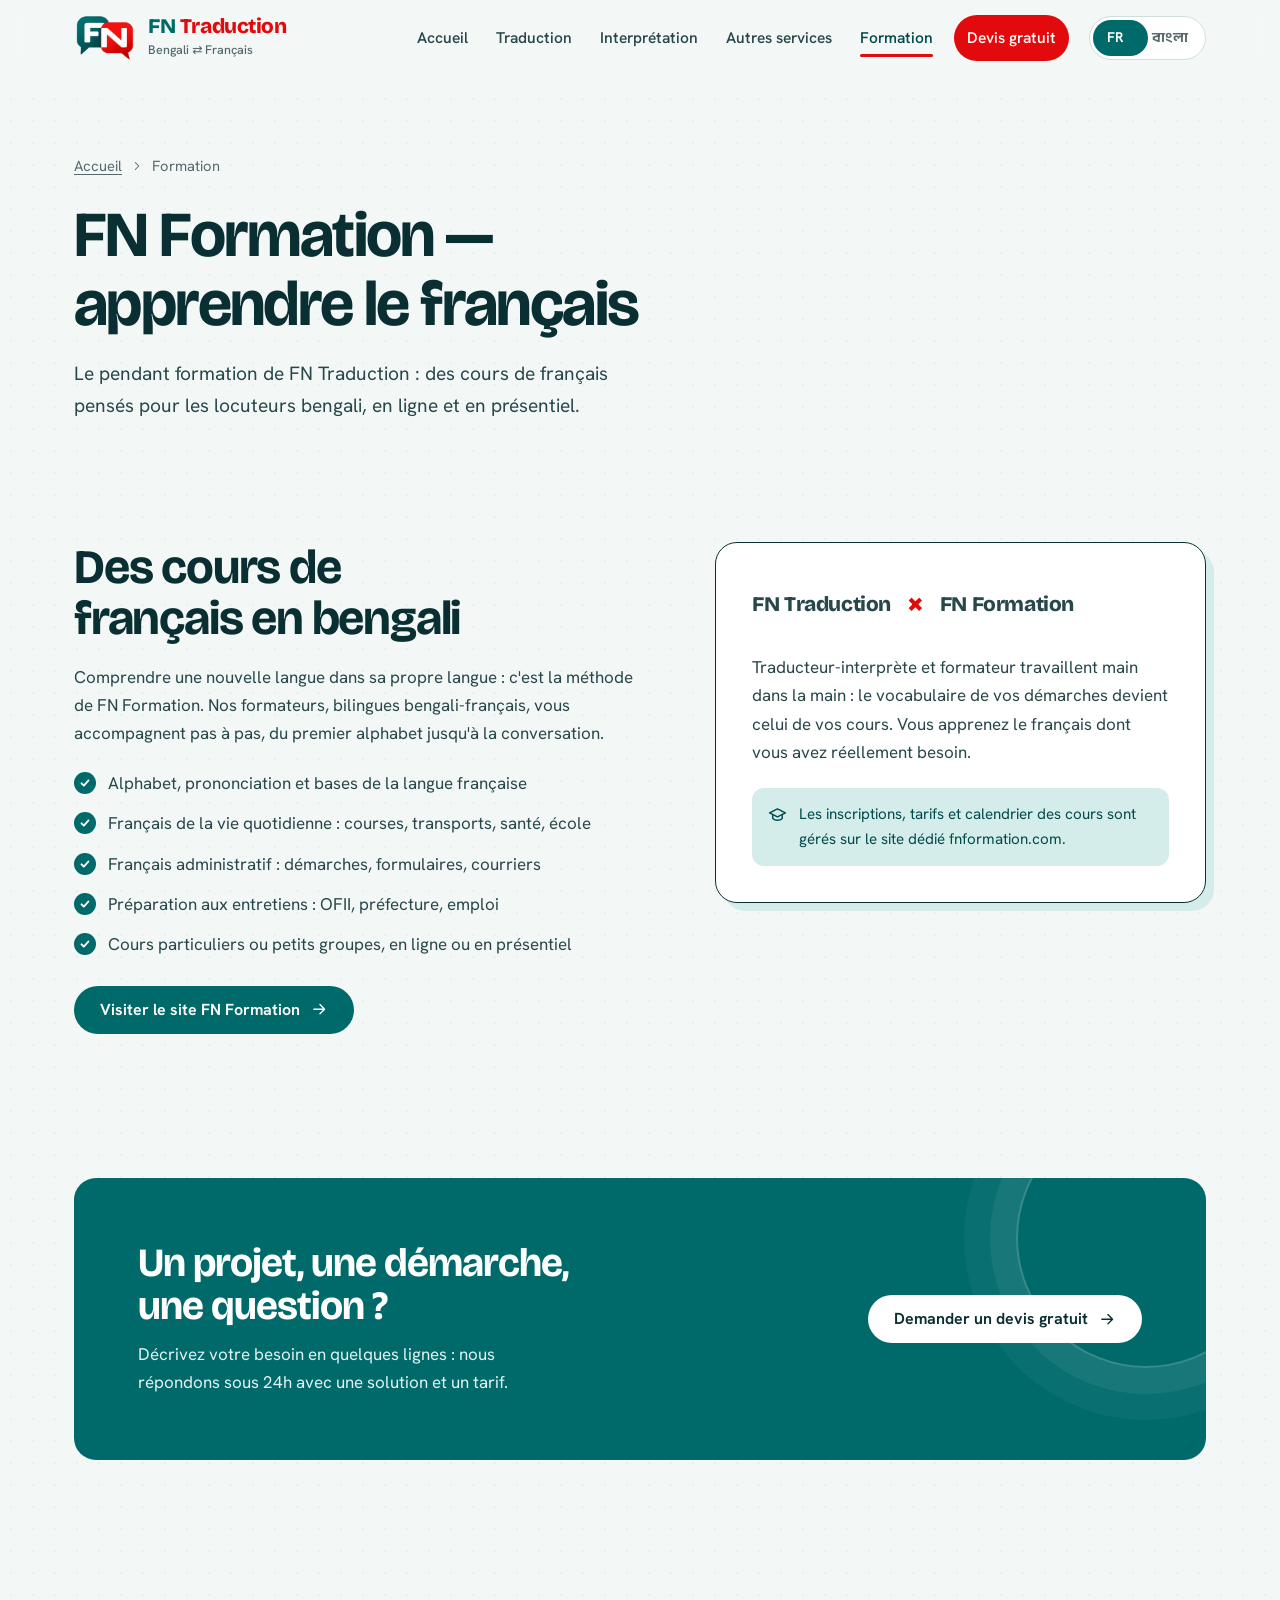
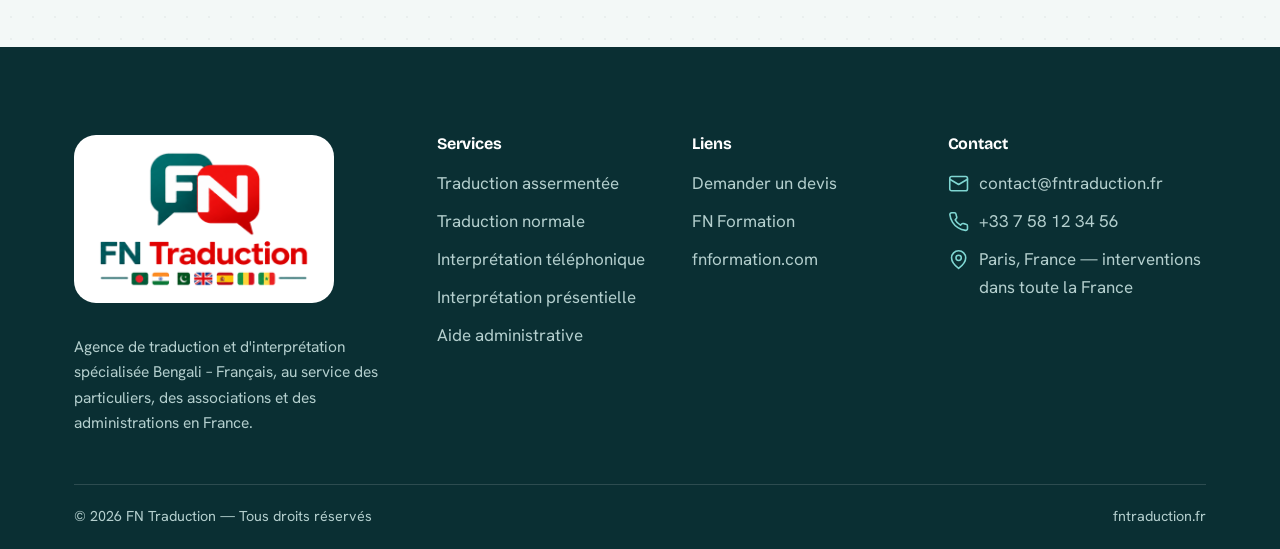
<file: formation.html>
<!DOCTYPE html>
<html lang="fr" data-title-fr="FN Formation — apprendre le français | FN Traduction" data-title-bn="FN Formation — ফরাসি শিখুন | FN Traduction">
<head>
<meta charset="UTF-8">
<meta name="viewport" content="width=device-width, initial-scale=1">
<title>FN Formation — apprendre le français | FN Traduction</title>
<meta name="description" content="FN Formation : cours de français pour locuteurs bengali, en ligne et en présentiel.">
<meta name="theme-color" content="#00696a">
<meta property="og:type" content="website">
<meta property="og:title" content="FN Formation — apprendre le français | FN Traduction">
<meta property="og:description" content="FN Formation : cours de français pour locuteurs bengali, en ligne et en présentiel.">
<meta property="og:image" content="https://fnboutique.github.io/FN-Traduction-/img/og.png">
<meta property="og:locale" content="fr_FR">
<meta property="og:locale:alternate" content="bn_BD">
<link rel="icon" href="img/favicon.png" type="image/png">
<link rel="apple-touch-icon" href="img/icon-192.png">
<link rel="preload" href="fonts/bricolage-grotesque-latin-opsz-normal.woff2" as="font" type="font/woff2" crossorigin>
<link rel="preload" href="img/logo-mark.png" as="image">
<link rel="stylesheet" href="css/style.css">

</head>
<body>
<svg xmlns="http://www.w3.org/2000/svg" style="display:none" aria-hidden="true">
<symbol id="i-file" viewBox="0 0 24 24"><path d="M14 2H6a2 2 0 0 0-2 2v16a2 2 0 0 0 2 2h12a2 2 0 0 0 2-2V8z"/><path d="M14 2v6h6M16 13H8M16 17H8M10 9H8"/></symbol>
<symbol id="i-pen" viewBox="0 0 24 24"><path d="M12 20h9"/><path d="M16.5 3.5a2.12 2.12 0 0 1 3 3L7 19l-4 1 1-4z"/></symbol>
<symbol id="i-phone" viewBox="0 0 24 24"><path d="M22 16.92v3a2 2 0 0 1-2.18 2 19.8 19.8 0 0 1-8.63-3.07 19.5 19.5 0 0 1-6-6A19.8 19.8 0 0 1 2.12 4.18 2 2 0 0 1 4.11 2h3a2 2 0 0 1 2 1.72c.13.96.36 1.9.7 2.81a2 2 0 0 1-.45 2.11L8.09 9.91a16 16 0 0 0 6 6l1.27-1.27a2 2 0 0 1 2.11-.45c.91.34 1.85.57 2.81.7A2 2 0 0 1 22 16.92z"/></symbol>
<symbol id="i-users" viewBox="0 0 24 24"><path d="M17 21v-2a4 4 0 0 0-4-4H5a4 4 0 0 0-4 4v2"/><circle cx="9" cy="7" r="4"/><path d="M23 21v-2a4 4 0 0 0-3-3.87M16 3.13a4 4 0 0 1 0 7.75"/></symbol>
<symbol id="i-landmark" viewBox="0 0 24 24"><path d="M3 22h18M6 18v-7M10 18v-7M14 18v-7M18 18v-7M12 2 3 7h18z"/></symbol>
<symbol id="i-cap" viewBox="0 0 24 24"><path d="M22 10 12 5 2 10l10 5z"/><path d="M6 12v5c3 3 9 3 12 0v-5"/></symbol>
<symbol id="i-clock" viewBox="0 0 24 24"><circle cx="12" cy="12" r="10"/><path d="M12 6v6l4 2"/></symbol>
<symbol id="i-shield" viewBox="0 0 24 24"><path d="M12 22s8-4 8-10V5l-8-3-8 3v7c0 6 8 10 8 10z"/><path d="m9 12 2 2 4-4"/></symbol>
<symbol id="i-lang" viewBox="0 0 24 24"><path d="m5 8 6 6M4 14l6-6 2-3M2 5h12M7 2h1M22 22l-5-10-5 10M14 18h6"/></symbol>
<symbol id="i-lock" viewBox="0 0 24 24"><rect x="3" y="11" width="18" height="11" rx="2"/><path d="M7 11V7a5 5 0 0 1 10 0v4"/></symbol>
<symbol id="i-mail" viewBox="0 0 24 24"><rect x="2" y="4" width="20" height="16" rx="2"/><path d="m22 7-10 6L2 7"/></symbol>
<symbol id="i-arrow" viewBox="0 0 24 24"><path d="M5 12h14M13 6l6 6-6 6"/></symbol>
<symbol id="i-menu" viewBox="0 0 24 24"><path d="M4 7h16M4 12h16M4 17h16"/></symbol>
<symbol id="i-x" viewBox="0 0 24 24"><path d="M6 6l12 12M18 6 6 18"/></symbol>
<symbol id="i-plus" viewBox="0 0 24 24"><path d="M12 5v14M5 12h14"/></symbol>
<symbol id="i-chev" viewBox="0 0 24 24"><path d="m9 6 6 6-6 6"/></symbol>
<symbol id="i-mic" viewBox="0 0 24 24"><path d="M12 2a3 3 0 0 0-3 3v7a3 3 0 0 0 6 0V5a3 3 0 0 0-3-3z"/><path d="M19 10v2a7 7 0 0 1-14 0v-2M12 19v3"/></symbol>
<symbol id="i-info" viewBox="0 0 24 24"><circle cx="12" cy="12" r="10"/><path d="M12 16v-4M12 8h.01"/></symbol>
<symbol id="i-bulb" viewBox="0 0 24 24"><path d="M9 18h6M10 22h4M12 2a7 7 0 0 0-4 12.7c.6.5 1 1.3 1 2.1V17h6v-.2c0-.8.4-1.6 1-2.1A7 7 0 0 0 12 2z"/></symbol>
<symbol id="i-pin" viewBox="0 0 24 24"><path d="M20 10c0 6-8 12-8 12S4 16 4 10a8 8 0 0 1 16 0z"/><circle cx="12" cy="10" r="3"/></symbol>
<symbol id="i-wa" viewBox="0 0 24 24"><path d="M21 11.5a8.4 8.4 0 0 1-12.4 7.4L3 20.5l1.7-5.4A8.4 8.4 0 1 1 21 11.5z"/><path d="M8.5 9c.3 2.6 3.5 5.6 6.4 6l1.2-1.3-2-1-1 .6c-.9-.4-1.9-1.3-2.3-2.2l.6-1-1-2z"/></symbol>
<symbol id="i-check" viewBox="0 0 24 24"><path d="m5 12.5 4.5 4.5L19 7"/></symbol>
</svg>
<a class="skip" href="#main" data-fr="Aller au contenu" data-bn="মূল অংশে যান">Aller au contenu</a>
<header class="site-header">
  <div class="wrap hbar">
    <a class="brand" href="index.html" aria-label="FN Traduction">
      <img class="brand-mark" src="img/logo-mark.png" width="62" height="47" alt="">
      <span><span class="brand-name"><b>FN</b> <i>Traduction</i></span><span class="brand-sub" data-fr="Bengali ⇄ Français" data-bn="বাংলা ⇄ ফরাসি">Bengali ⇄ Français</span></span>
    </a>
    <nav class="nav" id="nav" data-fr-label="Navigation principale" data-bn-label="প্রধান মেনু">
      <a href="index.html" data-fr="Accueil" data-bn="হোম">Accueil</a><a href="traduction.html" data-fr="Traduction" data-bn="অনুবাদ">Traduction</a><a href="interpretation.html" data-fr="Interprétation" data-bn="দোভাষীগিরি">Interprétation</a><a href="services.html" data-fr="Autres services" data-bn="অন্যান্য সেবা">Autres services</a><a href="formation.html" aria-current="page" data-fr="Formation" data-bn="Formation">Formation</a><a class="nav-cta" href="devis.html" data-fr="Devis gratuit" data-bn="বিনামূল্যে কোটেশন">Devis gratuit</a>
    </nav>
    <div class="lang" role="group" data-fr-label="Langue" data-bn-label="ভাষা">
      <span class="pill"></span>
      <button type="button" data-lang="fr" aria-pressed="true">FR</button>
      <button type="button" data-lang="bn" aria-pressed="false" lang="bn">বাংলা</button>
    </div>
    <button class="burger" id="burger" type="button" aria-expanded="false" aria-controls="nav" data-fr-label="Menu" data-bn-label="মেনু">
      <svg class="ico i-menu" aria-hidden="true"><use href="#i-menu"/></svg><svg class="ico i-x" aria-hidden="true"><use href="#i-x"/></svg>
    </button>
  </div>
</header>
<main id="main">

<section class="phero"><div class="wrap">
  <div class="crumb"><a href="index.html" data-fr="Accueil" data-bn="হোম">Accueil</a><svg class="ico" aria-hidden="true"><use href="#i-chev"/></svg><span data-fr="Formation" data-bn="Formation">Formation</span></div>
  <h1 data-fr="FN Formation — apprendre le français" data-bn="FN Formation — ফরাসি শিখুন">FN Formation — apprendre le français</h1>
  <p data-fr="Le pendant formation de FN Traduction : des cours de français pensés pour les locuteurs bengali, en ligne et en présentiel." data-bn="FN Traduction-এর সঙ্গী Formation: বাংলাভাষীদের জন্য তৈরি অনলাইন ও সরাসরি ফরাসি ভাষার কোর্স।">Le pendant formation de FN Traduction : des cours de français pensés pour les locuteurs bengali, en ligne et en présentiel.</p>
</div></section>
<section class="block tight"><div class="wrap">
  <div class="split">
    <div>
      <h2 data-fr="Des cours de français en bengali" data-bn="বাংলায় শেখানো ফরাসি কোর্স">Des cours de français en bengali</h2>
      <p data-fr="Comprendre une nouvelle langue dans sa propre langue : c&#x27;est la méthode de FN Formation. Nos formateurs, bilingues bengali-français, vous accompagnent pas à pas, du premier alphabet jusqu&#x27;à la conversation." data-bn="নিজের ভাষায় নতুন ভাষা শেখা: এটাই FN Formation-এর পদ্ধতি। বাংলা-ফরাসি দ্বিভাষিক শিক্ষকরা প্রথম বর্ণমালা থেকে কথোপকথন পর্যন্ত ধাপে ধাপে আপনার পাশে থাকেন।">Comprendre une nouvelle langue dans sa propre langue : c'est la méthode de FN Formation. Nos formateurs, bilingues bengali-français, vous accompagnent pas à pas, du premier alphabet jusqu'à la conversation.</p>
      <ul class="checks"><li data-fr="Alphabet, prononciation et bases de la langue française" data-bn="বর্ণমালা, উচ্চারণ ও ফরাসি ভাষার ভিত্তি">Alphabet, prononciation et bases de la langue française</li><li data-fr="Français de la vie quotidienne : courses, transports, santé, école" data-bn="দৈনন্দিন ফরাসি: বাজার, পরিবহন, স্বাস্থ্য, স্কুল">Français de la vie quotidienne : courses, transports, santé, école</li><li data-fr="Français administratif : démarches, formulaires, courriers" data-bn="প্রশাসনিক ফরাসি: কাজকর্ম, ফর্ম, চিঠিপত্র">Français administratif : démarches, formulaires, courriers</li><li data-fr="Préparation aux entretiens : OFII, préfecture, emploi" data-bn="সাক্ষাৎকার প্রস্তুতি: OFII, প্রিফেকচার, চাকরি">Préparation aux entretiens : OFII, préfecture, emploi</li><li data-fr="Cours particuliers ou petits groupes, en ligne ou en présentiel" data-bn="ব্যক্তিগত বা ছোট গ্রুপ, অনলাইন বা সরাসরি">Cours particuliers ou petits groupes, en ligne ou en présentiel</li></ul>
      <a class="btn btn-primary" style="margin-top:28px" href="https://www.fnformation.com" target="_blank" rel="noopener"><span data-fr="Visiter le site FN Formation" data-bn="FN Formation সাইটে যান">Visiter le site FN Formation</span><svg class="ico" aria-hidden="true"><use href="#i-arrow"/></svg></a>
    </div>
    <div class="panel">
      <div class="badge-row"><span class="brand-name">FN Traduction</span><span class="x-mark">×</span><span class="brand-name">FN Formation</span></div>
      <p data-fr="Traducteur-interprète et formateur travaillent main dans la main : le vocabulaire de vos démarches devient celui de vos cours. Vous apprenez le français dont vous avez réellement besoin." data-bn="অনুবাদক-দোভাষী ও শিক্ষক হাতে হাত মিলিয়ে কাজ করেন: আপনার প্রশাসনিক কাজের শব্দভাণ্ডারই হয়ে ওঠে আপনার কোর্সের শব্দভাণ্ডার। আপনি ঠিক সেই ফরাসিই শেখেন, যা সত্যিই আপনার দরকার।">Traducteur-interprète et formateur travaillent main dans la main : le vocabulaire de vos démarches devient celui de vos cours. Vous apprenez le français dont vous avez réellement besoin.</p>
      <div class="tip"><svg class="ico" aria-hidden="true"><use href="#i-cap"/></svg><span data-fr="Les inscriptions, tarifs et calendrier des cours sont gérés sur le site dédié fnformation.com." data-bn="ভর্তি, মূল্য ও ক্লাসের সময়সূচি fnformation.com-এর ওয়েবসাইটে দেখা যায়।">Les inscriptions, tarifs et calendrier des cours sont gérés sur le site dédié fnformation.com.</span></div>
    </div>
  </div>
</div></section>
<section class="block tight"><div class="wrap"><div class="cta">
  <div><h2 data-fr="Un projet, une démarche, une question ?" data-bn="কোনো প্রকল্প, কাজ বা প্রশ্ন আছে?">Un projet, une démarche, une question ?</h2><p data-fr="Décrivez votre besoin en quelques lignes : nous répondons sous 24h avec une solution et un tarif." data-bn="কয়েক লাইনে আপনার প্রয়োজন লিখুন: ২৪ ঘণ্টার মধ্যে সমাধান ও মূল্যসহ উত্তর পাবেন।">Décrivez votre besoin en quelques lignes : nous répondons sous 24h avec une solution et un tarif.</p></div>
  <a class="btn btn-light" href="devis.html"><span data-fr="Demander un devis gratuit" data-bn="বিনামূল্যে কোটেশন চান">Demander un devis gratuit</span><svg class="ico" aria-hidden="true"><use href="#i-arrow"/></svg></a>
</div></div></section>

</main>
<footer class="site-footer">
  <div class="wrap">
    <div class="f-grid">
      <div>
        <a class="logo-card" href="index.html" aria-label="FN Traduction"><img src="img/logo-full.png" width="900" height="584" alt="FN Traduction" loading="lazy"></a>
        <p class="f-about" data-fr="Agence de traduction et d&#x27;interprétation spécialisée Bengali – Français, au service des particuliers, des associations et des administrations en France." data-bn="ব্যক্তি, সংস্থা ও প্রশাসনের জন্য ফ্রান্স জুড়ে বাংলা–ফরাসি ভাষায় বিশেষজ্ঞ অনুবাদ ও দোভাষী সংস্থা।">Agence de traduction et d'interprétation spécialisée Bengali – Français, au service des particuliers, des associations et des administrations en France.</p>
      </div>
      <div>
        <h4 data-fr="Services" data-bn="সেবাসমূহ">Services</h4>
        <ul>
          <li><a href="traduction.html#assermentee" data-fr="Traduction assermentée" data-bn="শপথবদ্ধ অনুবাদ">Traduction assermentée</a></li>
          <li><a href="traduction.html#normale" data-fr="Traduction normale" data-bn="সাধারণ অনুবাদ">Traduction normale</a></li>
          <li><a href="interpretation.html#telephonique" data-fr="Interprétation téléphonique" data-bn="টেলিফোনিক দোভাষীগিরি">Interprétation téléphonique</a></li>
          <li><a href="interpretation.html#presentielle" data-fr="Interprétation présentielle" data-bn="সরাসরি দোভাষীগিরি">Interprétation présentielle</a></li>
          <li><a href="services.html" data-fr="Aide administrative" data-bn="প্রশাসনিক সহায়তা">Aide administrative</a></li>
        </ul>
      </div>
      <div>
        <h4 data-fr="Liens" data-bn="লিংক">Liens</h4>
        <ul>
          <li><a href="devis.html" data-fr="Demander un devis" data-bn="কোটেশন চান">Demander un devis</a></li>
          <li><a href="formation.html" data-fr="FN Formation" data-bn="FN Formation">FN Formation</a></li>
          <li><a href="https://www.fnformation.com" target="_blank" rel="noopener">fnformation.com</a></li>
        </ul>
      </div>
      <div>
        <h4 data-fr="Contact" data-bn="যোগাযোগ">Contact</h4>
        <ul class="f-contact">
          <li><svg class="ico" aria-hidden="true"><use href="#i-mail"/></svg><a href="mailto:contact@fntraduction.fr">contact@fntraduction.fr</a></li>
          <li><svg class="ico" aria-hidden="true"><use href="#i-phone"/></svg><a href="tel:+33758123456">+33 7 58 12 34 56</a></li>
          <li><svg class="ico" aria-hidden="true"><use href="#i-pin"/></svg><span data-fr="Paris, France — interventions dans toute la France" data-bn="প্যারিস, ফ্রান্স — সারা ফ্রান্সে সেবা">Paris, France — interventions dans toute la France</span></li>
        </ul>
      </div>
    </div>
    <div class="f-bottom"><span>© 2026 FN Traduction — <span data-fr="Tous droits réservés" data-bn="সর্বস্বত্ব সংরক্ষিত">Tous droits réservés</span></span><span>fntraduction.fr</span></div>
  </div>
</footer>
<div class="dock">
  <a class="btn btn-ghost btn-sm" href="tel:+33758123456"><svg class="ico" aria-hidden="true"><use href="#i-phone"/></svg><span data-fr="Appeler" data-bn="ফোন করুন">Appeler</span></a>
  <a class="btn btn-primary btn-sm" href="devis.html"><span data-fr="Devis gratuit" data-bn="বিনামূল্যে কোটেশন">Devis gratuit</span><svg class="ico" aria-hidden="true"><use href="#i-arrow"/></svg></a>
</div>
<script src="js/main.js" defer></script>
</body>
</html>
</file>
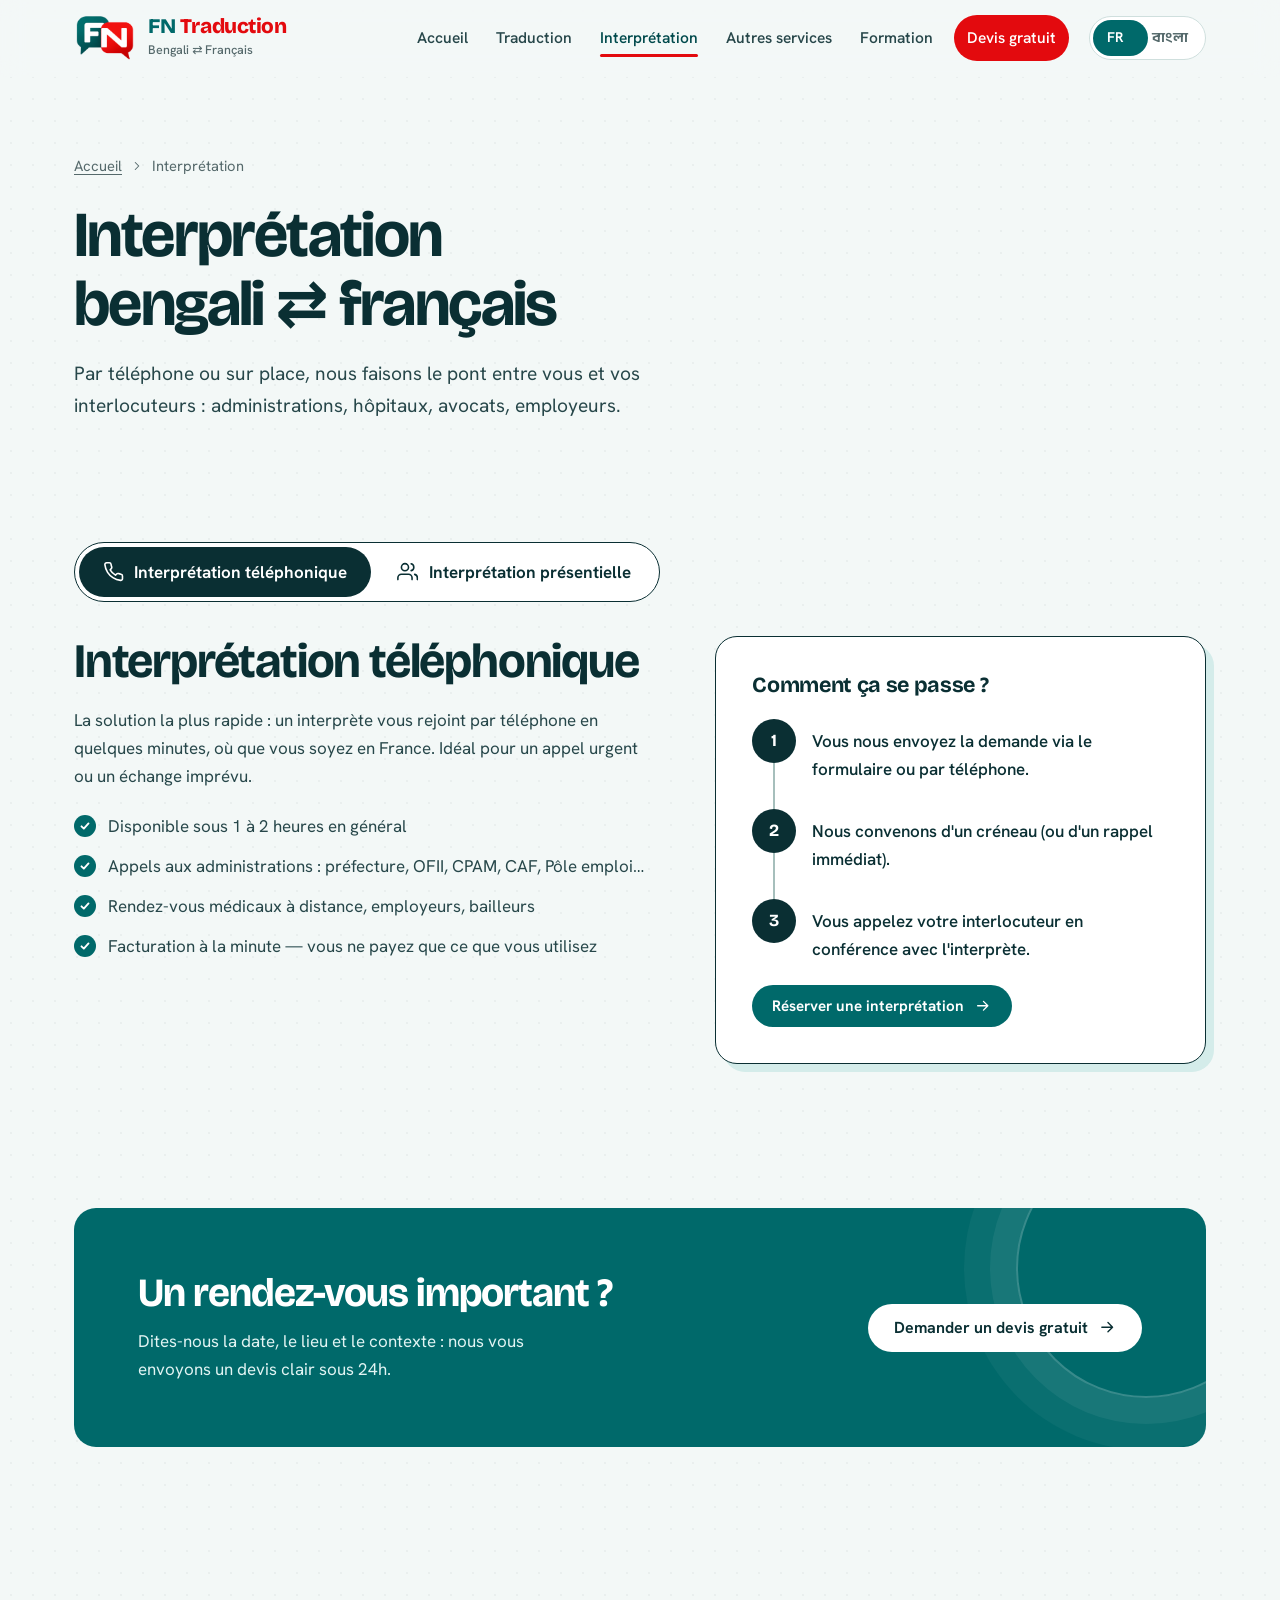
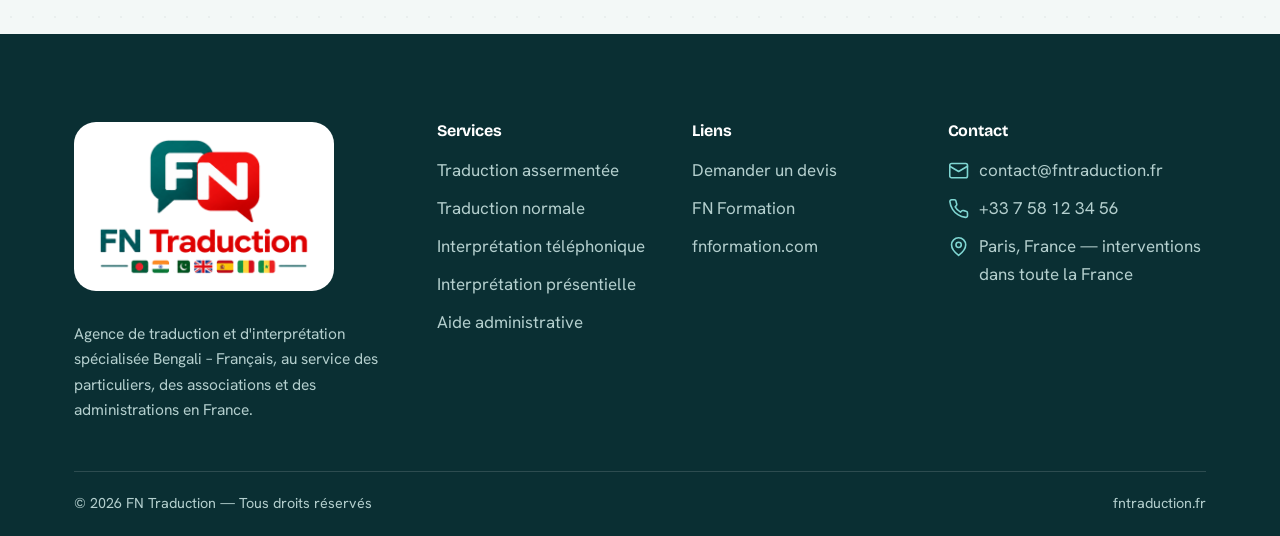
<file: interpretation.html>
<!DOCTYPE html>
<html lang="fr" data-title-fr="Interprétation bengali ⇄ français | FN Traduction" data-title-bn="দোভাষীগিরি বাংলা ⇄ ফরাসি | FN Traduction">
<head>
<meta charset="UTF-8">
<meta name="viewport" content="width=device-width, initial-scale=1">
<title>Interprétation bengali ⇄ français | FN Traduction</title>
<meta name="description" content="Interprétation téléphonique et présentielle bengali ⇄ français partout en France. Devis gratuit sous 24h.">
<meta name="theme-color" content="#00696a">
<meta property="og:type" content="website">
<meta property="og:title" content="Interprétation bengali ⇄ français | FN Traduction">
<meta property="og:description" content="Interprétation téléphonique et présentielle bengali ⇄ français partout en France. Devis gratuit sous 24h.">
<meta property="og:image" content="https://fnboutique.github.io/FN-Traduction-/img/og.png">
<meta property="og:locale" content="fr_FR">
<meta property="og:locale:alternate" content="bn_BD">
<link rel="icon" href="img/favicon.png" type="image/png">
<link rel="apple-touch-icon" href="img/icon-192.png">
<link rel="preload" href="fonts/bricolage-grotesque-latin-opsz-normal.woff2" as="font" type="font/woff2" crossorigin>
<link rel="preload" href="img/logo-mark.png" as="image">
<link rel="stylesheet" href="css/style.css">

</head>
<body>
<svg xmlns="http://www.w3.org/2000/svg" style="display:none" aria-hidden="true">
<symbol id="i-file" viewBox="0 0 24 24"><path d="M14 2H6a2 2 0 0 0-2 2v16a2 2 0 0 0 2 2h12a2 2 0 0 0 2-2V8z"/><path d="M14 2v6h6M16 13H8M16 17H8M10 9H8"/></symbol>
<symbol id="i-pen" viewBox="0 0 24 24"><path d="M12 20h9"/><path d="M16.5 3.5a2.12 2.12 0 0 1 3 3L7 19l-4 1 1-4z"/></symbol>
<symbol id="i-phone" viewBox="0 0 24 24"><path d="M22 16.92v3a2 2 0 0 1-2.18 2 19.8 19.8 0 0 1-8.63-3.07 19.5 19.5 0 0 1-6-6A19.8 19.8 0 0 1 2.12 4.18 2 2 0 0 1 4.11 2h3a2 2 0 0 1 2 1.72c.13.96.36 1.9.7 2.81a2 2 0 0 1-.45 2.11L8.09 9.91a16 16 0 0 0 6 6l1.27-1.27a2 2 0 0 1 2.11-.45c.91.34 1.85.57 2.81.7A2 2 0 0 1 22 16.92z"/></symbol>
<symbol id="i-users" viewBox="0 0 24 24"><path d="M17 21v-2a4 4 0 0 0-4-4H5a4 4 0 0 0-4 4v2"/><circle cx="9" cy="7" r="4"/><path d="M23 21v-2a4 4 0 0 0-3-3.87M16 3.13a4 4 0 0 1 0 7.75"/></symbol>
<symbol id="i-landmark" viewBox="0 0 24 24"><path d="M3 22h18M6 18v-7M10 18v-7M14 18v-7M18 18v-7M12 2 3 7h18z"/></symbol>
<symbol id="i-cap" viewBox="0 0 24 24"><path d="M22 10 12 5 2 10l10 5z"/><path d="M6 12v5c3 3 9 3 12 0v-5"/></symbol>
<symbol id="i-clock" viewBox="0 0 24 24"><circle cx="12" cy="12" r="10"/><path d="M12 6v6l4 2"/></symbol>
<symbol id="i-shield" viewBox="0 0 24 24"><path d="M12 22s8-4 8-10V5l-8-3-8 3v7c0 6 8 10 8 10z"/><path d="m9 12 2 2 4-4"/></symbol>
<symbol id="i-lang" viewBox="0 0 24 24"><path d="m5 8 6 6M4 14l6-6 2-3M2 5h12M7 2h1M22 22l-5-10-5 10M14 18h6"/></symbol>
<symbol id="i-lock" viewBox="0 0 24 24"><rect x="3" y="11" width="18" height="11" rx="2"/><path d="M7 11V7a5 5 0 0 1 10 0v4"/></symbol>
<symbol id="i-mail" viewBox="0 0 24 24"><rect x="2" y="4" width="20" height="16" rx="2"/><path d="m22 7-10 6L2 7"/></symbol>
<symbol id="i-arrow" viewBox="0 0 24 24"><path d="M5 12h14M13 6l6 6-6 6"/></symbol>
<symbol id="i-menu" viewBox="0 0 24 24"><path d="M4 7h16M4 12h16M4 17h16"/></symbol>
<symbol id="i-x" viewBox="0 0 24 24"><path d="M6 6l12 12M18 6 6 18"/></symbol>
<symbol id="i-plus" viewBox="0 0 24 24"><path d="M12 5v14M5 12h14"/></symbol>
<symbol id="i-chev" viewBox="0 0 24 24"><path d="m9 6 6 6-6 6"/></symbol>
<symbol id="i-mic" viewBox="0 0 24 24"><path d="M12 2a3 3 0 0 0-3 3v7a3 3 0 0 0 6 0V5a3 3 0 0 0-3-3z"/><path d="M19 10v2a7 7 0 0 1-14 0v-2M12 19v3"/></symbol>
<symbol id="i-info" viewBox="0 0 24 24"><circle cx="12" cy="12" r="10"/><path d="M12 16v-4M12 8h.01"/></symbol>
<symbol id="i-bulb" viewBox="0 0 24 24"><path d="M9 18h6M10 22h4M12 2a7 7 0 0 0-4 12.7c.6.5 1 1.3 1 2.1V17h6v-.2c0-.8.4-1.6 1-2.1A7 7 0 0 0 12 2z"/></symbol>
<symbol id="i-pin" viewBox="0 0 24 24"><path d="M20 10c0 6-8 12-8 12S4 16 4 10a8 8 0 0 1 16 0z"/><circle cx="12" cy="10" r="3"/></symbol>
<symbol id="i-wa" viewBox="0 0 24 24"><path d="M21 11.5a8.4 8.4 0 0 1-12.4 7.4L3 20.5l1.7-5.4A8.4 8.4 0 1 1 21 11.5z"/><path d="M8.5 9c.3 2.6 3.5 5.6 6.4 6l1.2-1.3-2-1-1 .6c-.9-.4-1.9-1.3-2.3-2.2l.6-1-1-2z"/></symbol>
<symbol id="i-check" viewBox="0 0 24 24"><path d="m5 12.5 4.5 4.5L19 7"/></symbol>
</svg>
<a class="skip" href="#main" data-fr="Aller au contenu" data-bn="মূল অংশে যান">Aller au contenu</a>
<header class="site-header">
  <div class="wrap hbar">
    <a class="brand" href="index.html" aria-label="FN Traduction">
      <img class="brand-mark" src="img/logo-mark.png" width="62" height="47" alt="">
      <span><span class="brand-name"><b>FN</b> <i>Traduction</i></span><span class="brand-sub" data-fr="Bengali ⇄ Français" data-bn="বাংলা ⇄ ফরাসি">Bengali ⇄ Français</span></span>
    </a>
    <nav class="nav" id="nav" data-fr-label="Navigation principale" data-bn-label="প্রধান মেনু">
      <a href="index.html" data-fr="Accueil" data-bn="হোম">Accueil</a><a href="traduction.html" data-fr="Traduction" data-bn="অনুবাদ">Traduction</a><a href="interpretation.html" aria-current="page" data-fr="Interprétation" data-bn="দোভাষীগিরি">Interprétation</a><a href="services.html" data-fr="Autres services" data-bn="অন্যান্য সেবা">Autres services</a><a href="formation.html" data-fr="Formation" data-bn="Formation">Formation</a><a class="nav-cta" href="devis.html" data-fr="Devis gratuit" data-bn="বিনামূল্যে কোটেশন">Devis gratuit</a>
    </nav>
    <div class="lang" role="group" data-fr-label="Langue" data-bn-label="ভাষা">
      <span class="pill"></span>
      <button type="button" data-lang="fr" aria-pressed="true">FR</button>
      <button type="button" data-lang="bn" aria-pressed="false" lang="bn">বাংলা</button>
    </div>
    <button class="burger" id="burger" type="button" aria-expanded="false" aria-controls="nav" data-fr-label="Menu" data-bn-label="মেনু">
      <svg class="ico i-menu" aria-hidden="true"><use href="#i-menu"/></svg><svg class="ico i-x" aria-hidden="true"><use href="#i-x"/></svg>
    </button>
  </div>
</header>
<main id="main">

<section class="phero"><div class="wrap">
  <div class="crumb"><a href="index.html" data-fr="Accueil" data-bn="হোম">Accueil</a><svg class="ico" aria-hidden="true"><use href="#i-chev"/></svg><span data-fr="Interprétation" data-bn="দোভাষীগিরি">Interprétation</span></div>
  <h1 data-fr="Interprétation bengali ⇄ français" data-bn="বাংলা ⇄ ফরাসি দোভাষীগিরি">Interprétation bengali ⇄ français</h1>
  <p data-fr="Par téléphone ou sur place, nous faisons le pont entre vous et vos interlocuteurs : administrations, hôpitaux, avocats, employeurs." data-bn="ফোনে বা সরাসরি — আপনার সাথে প্রশাসন, হাসপাতাল, আইনজীবী বা নিয়োগকর্তার মধ্যে আমরা যোগাযোগের সেতু হয়ে উঠি।">Par téléphone ou sur place, nous faisons le pont entre vous et vos interlocuteurs : administrations, hôpitaux, avocats, employeurs.</p>
</div></section>

<section class="block tight"><div class="wrap">
  <div class="seg" id="seg" role="tablist" data-fr-label="Type d'interprétation" data-bn-label="দোভাষীগিরির ধরন">
    <button type="button" role="tab" id="tab-telephonique" aria-controls="telephonique" aria-selected="true"><svg class="ico" aria-hidden="true"><use href="#i-phone"/></svg><span data-fr="Interprétation téléphonique" data-bn="টেলিফোনিক দোভাষীগিরি">Interprétation téléphonique</span></button>
    <button type="button" role="tab" id="tab-presentielle" aria-controls="presentielle" aria-selected="false"><svg class="ico" aria-hidden="true"><use href="#i-users"/></svg><span data-fr="Interprétation présentielle" data-bn="সরাসরি দোভাষীগিরি">Interprétation présentielle</span></button>
  </div>

  <div class="tabpanel" id="telephonique" role="tabpanel" aria-labelledby="tab-telephonique">
    <div class="split">
      <div>
        <h2 data-fr="Interprétation téléphonique" data-bn="টেলিফোনিক দোভাষীগিরি">Interprétation téléphonique</h2>
        <p data-fr="La solution la plus rapide : un interprète vous rejoint par téléphone en quelques minutes, où que vous soyez en France. Idéal pour un appel urgent ou un échange imprévu." data-bn="সবচেয়ে দ্রুত সমাধান: আপনি ফ্রান্সের যেকোনো জায়গায় থাকলেও কয়েক মিনিটে দোভাষী ফোনে যুক্ত হন। জরুরি ফোন বা অপ্রত্যাশিত কথোপকথনের জন্য আদর্শ।">La solution la plus rapide : un interprète vous rejoint par téléphone en quelques minutes, où que vous soyez en France. Idéal pour un appel urgent ou un échange imprévu.</p>
        <ul class="checks"><li data-fr="Disponible sous 1 à 2 heures en général" data-bn="সাধারণত ১–২ ঘণ্টার মধ্যে উপলব্ধ">Disponible sous 1 à 2 heures en général</li><li data-fr="Appels aux administrations : préfecture, OFII, CPAM, CAF, Pôle emploi…" data-bn="প্রশাসনে ফোন: প্রিফেকচার, OFII, CPAM, CAF, Pôle emploi…">Appels aux administrations : préfecture, OFII, CPAM, CAF, Pôle emploi…</li><li data-fr="Rendez-vous médicaux à distance, employeurs, bailleurs" data-bn="দূরবর্তী ডাক্তারের অ্যাপয়েন্টমেন্ট, নিয়োগকর্তা, বাড়িওয়ালা">Rendez-vous médicaux à distance, employeurs, bailleurs</li><li data-fr="Facturation à la minute — vous ne payez que ce que vous utilisez" data-bn="প্রতি মিনিটে হিসাব — যতটুকু ব্যবহার করবেন ততটুকুই মূল্য">Facturation à la minute — vous ne payez que ce que vous utilisez</li></ul>
      </div>
      <div class="panel">
        <h3 data-fr="Comment ça se passe ?" data-bn="কীভাবে হয়?">Comment ça se passe ?</h3>
        <ol class="timeline" style="margin-top:20px"><li><p data-fr="Vous nous envoyez la demande via le formulaire ou par téléphone." data-bn="আপনি ফর্ম বা ফোনের মাধ্যমে অনুরোধ পাঠান।">Vous nous envoyez la demande via le formulaire ou par téléphone.</p></li><li><p data-fr="Nous convenons d&#x27;un créneau (ou d&#x27;un rappel immédiat)." data-bn="আমরা সময় ঠিক করি (বা সঙ্গে সঙ্গে ফিরতি ফোন করি)।">Nous convenons d'un créneau (ou d'un rappel immédiat).</p></li><li><p data-fr="Vous appelez votre interlocuteur en conférence avec l&#x27;interprète." data-bn="আপনি দোভাষীকে সাথে নিয়ে কনফারেন্স কলে সংশ্লিষ্ট ব্যক্তিকে ফোন করেন।">Vous appelez votre interlocuteur en conférence avec l'interprète.</p></li></ol>
        <a class="btn btn-primary btn-sm" href="devis.html?s=Interprétation+téléphonique"><span data-fr="Réserver une interprétation" data-bn="দোভাষী বুক করুন">Réserver une interprétation</span><svg class="ico" aria-hidden="true"><use href="#i-arrow"/></svg></a>
      </div>
    </div>
  </div>

  <div class="tabpanel" id="presentielle" role="tabpanel" aria-labelledby="tab-presentielle" hidden>
    <div class="split">
      <div>
        <h2 data-fr="Interprétation présentielle" data-bn="সরাসরি দোভাষীগিরি">Interprétation présentielle</h2>
        <p data-fr="Certains rendez-vous exigent une présence physique : entretiens officiels, situations sensibles, longues démarches. L&#x27;interprète est à vos côtés, dans toute la France sur rendez-vous." data-bn="কিছু অ্যাপয়েন্টমেন্টে সশরীরে উপস্থিতি জরুরি: সরকারি ইন্টারভিউ, সংবেদনশীল পরিস্থিতি, দীর্ঘ প্রক্রিয়া। দোভাষী আপনার পাশে থাকেন — সারা ফ্রান্সে, আগে থেকে ঠিক করা সময়ে।">Certains rendez-vous exigent une présence physique : entretiens officiels, situations sensibles, longues démarches. L'interprète est à vos côtés, dans toute la France sur rendez-vous.</p>
        <ul class="checks"><li data-fr="Préfecture, OFII, ANEF : entretiens et notifications" data-bn="প্রিফেকচার, OFII, ANEF: ইন্টারভিউ ও নোটিফিকেশন">Préfecture, OFII, ANEF : entretiens et notifications</li><li data-fr="Hôpitaux, cabinets médicaux, rendez-vous sociaux" data-bn="হাসপাতাল, ডাক্তারের চেম্বার, সামাজিক সহায়তার অ্যাপয়েন্টমেন্ট">Hôpitaux, cabinets médicaux, rendez-vous sociaux</li><li data-fr="Avocats, notaires, tribunaux, commissariats" data-bn="আইনজীবী, নোটারি, আদালত, থানা">Avocats, notaires, tribunaux, commissariats</li><li data-fr="Bureaux d&#x27;associations, hébergements d&#x27;urgence, centres sociaux" data-bn="সংস্থার অফিস, জরুরি আশ্রয়কেন্দ্র, সামাজিক কেন্দ্র">Bureaux d'associations, hébergements d'urgence, centres sociaux</li><li data-fr="Tarif demi-journée ou journée, frais de déplacement transparents" data-bn="অর্ধ-দিন বা পূর্ণ-দিন মূল্য, স্বচ্ছ ভ্রমণ ব্যয়">Tarif demi-journée ou journée, frais de déplacement transparents</li></ul>
      </div>
      <div class="panel">
        <h3 data-fr="Pourquoi un interprète présentiel ?" data-bn="সরাসরি দোভাষী কেন?">Pourquoi un interprète présentiel ?</h3>
        <p data-fr="Certains rendez-vous exigent une présence physique : entretiens officiels, situations sensibles, longues démarches. L&#x27;interprète est à vos côtés, dans toute la France sur rendez-vous." data-bn="কিছু অ্যাপয়েন্টমেন্টে সশরীরে উপস্থিতি জরুরি: সরকারি ইন্টারভিউ, সংবেদনশীল পরিস্থিতি, দীর্ঘ প্রক্রিয়া। দোভাষী আপনার পাশে থাকেন — সারা ফ্রান্সে, আগে থেকে ঠিক করা সময়ে।">Certains rendez-vous exigent une présence physique : entretiens officiels, situations sensibles, longues démarches. L'interprète est à vos côtés, dans toute la France sur rendez-vous.</p>
        <a class="btn btn-primary btn-sm" href="devis.html?s=Interprétation+présentielle"><span data-fr="Demander un devis" data-bn="কোটেশন চান">Demander un devis</span><svg class="ico" aria-hidden="true"><use href="#i-arrow"/></svg></a>
      </div>
    </div>
  </div>
</div></section>

<section class="block tight"><div class="wrap"><div class="cta">
  <div><h2 data-fr="Un rendez-vous important ?" data-bn="গুরুত্বপূর্ণ কোনো অ্যাপয়েন্টমেন্ট আছে?">Un rendez-vous important ?</h2><p data-fr="Dites-nous la date, le lieu et le contexte : nous vous envoyons un devis clair sous 24h." data-bn="তারিখ, স্থান ও প্রেক্ষাপট জানান: ২৪ ঘণ্টায় স্পষ্ট কোটেশন পাবেন।">Dites-nous la date, le lieu et le contexte : nous vous envoyons un devis clair sous 24h.</p></div>
  <a class="btn btn-light" href="devis.html"><span data-fr="Demander un devis gratuit" data-bn="বিনামূল্যে কোটেশন চান">Demander un devis gratuit</span><svg class="ico" aria-hidden="true"><use href="#i-arrow"/></svg></a>
</div></div></section>

</main>
<footer class="site-footer">
  <div class="wrap">
    <div class="f-grid">
      <div>
        <a class="logo-card" href="index.html" aria-label="FN Traduction"><img src="img/logo-full.png" width="900" height="584" alt="FN Traduction" loading="lazy"></a>
        <p class="f-about" data-fr="Agence de traduction et d&#x27;interprétation spécialisée Bengali – Français, au service des particuliers, des associations et des administrations en France." data-bn="ব্যক্তি, সংস্থা ও প্রশাসনের জন্য ফ্রান্স জুড়ে বাংলা–ফরাসি ভাষায় বিশেষজ্ঞ অনুবাদ ও দোভাষী সংস্থা।">Agence de traduction et d'interprétation spécialisée Bengali – Français, au service des particuliers, des associations et des administrations en France.</p>
      </div>
      <div>
        <h4 data-fr="Services" data-bn="সেবাসমূহ">Services</h4>
        <ul>
          <li><a href="traduction.html#assermentee" data-fr="Traduction assermentée" data-bn="শপথবদ্ধ অনুবাদ">Traduction assermentée</a></li>
          <li><a href="traduction.html#normale" data-fr="Traduction normale" data-bn="সাধারণ অনুবাদ">Traduction normale</a></li>
          <li><a href="interpretation.html#telephonique" data-fr="Interprétation téléphonique" data-bn="টেলিফোনিক দোভাষীগিরি">Interprétation téléphonique</a></li>
          <li><a href="interpretation.html#presentielle" data-fr="Interprétation présentielle" data-bn="সরাসরি দোভাষীগিরি">Interprétation présentielle</a></li>
          <li><a href="services.html" data-fr="Aide administrative" data-bn="প্রশাসনিক সহায়তা">Aide administrative</a></li>
        </ul>
      </div>
      <div>
        <h4 data-fr="Liens" data-bn="লিংক">Liens</h4>
        <ul>
          <li><a href="devis.html" data-fr="Demander un devis" data-bn="কোটেশন চান">Demander un devis</a></li>
          <li><a href="formation.html" data-fr="FN Formation" data-bn="FN Formation">FN Formation</a></li>
          <li><a href="https://www.fnformation.com" target="_blank" rel="noopener">fnformation.com</a></li>
        </ul>
      </div>
      <div>
        <h4 data-fr="Contact" data-bn="যোগাযোগ">Contact</h4>
        <ul class="f-contact">
          <li><svg class="ico" aria-hidden="true"><use href="#i-mail"/></svg><a href="mailto:contact@fntraduction.fr">contact@fntraduction.fr</a></li>
          <li><svg class="ico" aria-hidden="true"><use href="#i-phone"/></svg><a href="tel:+33758123456">+33 7 58 12 34 56</a></li>
          <li><svg class="ico" aria-hidden="true"><use href="#i-pin"/></svg><span data-fr="Paris, France — interventions dans toute la France" data-bn="প্যারিস, ফ্রান্স — সারা ফ্রান্সে সেবা">Paris, France — interventions dans toute la France</span></li>
        </ul>
      </div>
    </div>
    <div class="f-bottom"><span>© 2026 FN Traduction — <span data-fr="Tous droits réservés" data-bn="সর্বস্বত্ব সংরক্ষিত">Tous droits réservés</span></span><span>fntraduction.fr</span></div>
  </div>
</footer>
<div class="dock">
  <a class="btn btn-ghost btn-sm" href="tel:+33758123456"><svg class="ico" aria-hidden="true"><use href="#i-phone"/></svg><span data-fr="Appeler" data-bn="ফোন করুন">Appeler</span></a>
  <a class="btn btn-primary btn-sm" href="devis.html"><span data-fr="Devis gratuit" data-bn="বিনামূল্যে কোটেশন">Devis gratuit</span><svg class="ico" aria-hidden="true"><use href="#i-arrow"/></svg></a>
</div>
<script src="js/main.js" defer></script>
</body>
</html>
</file>
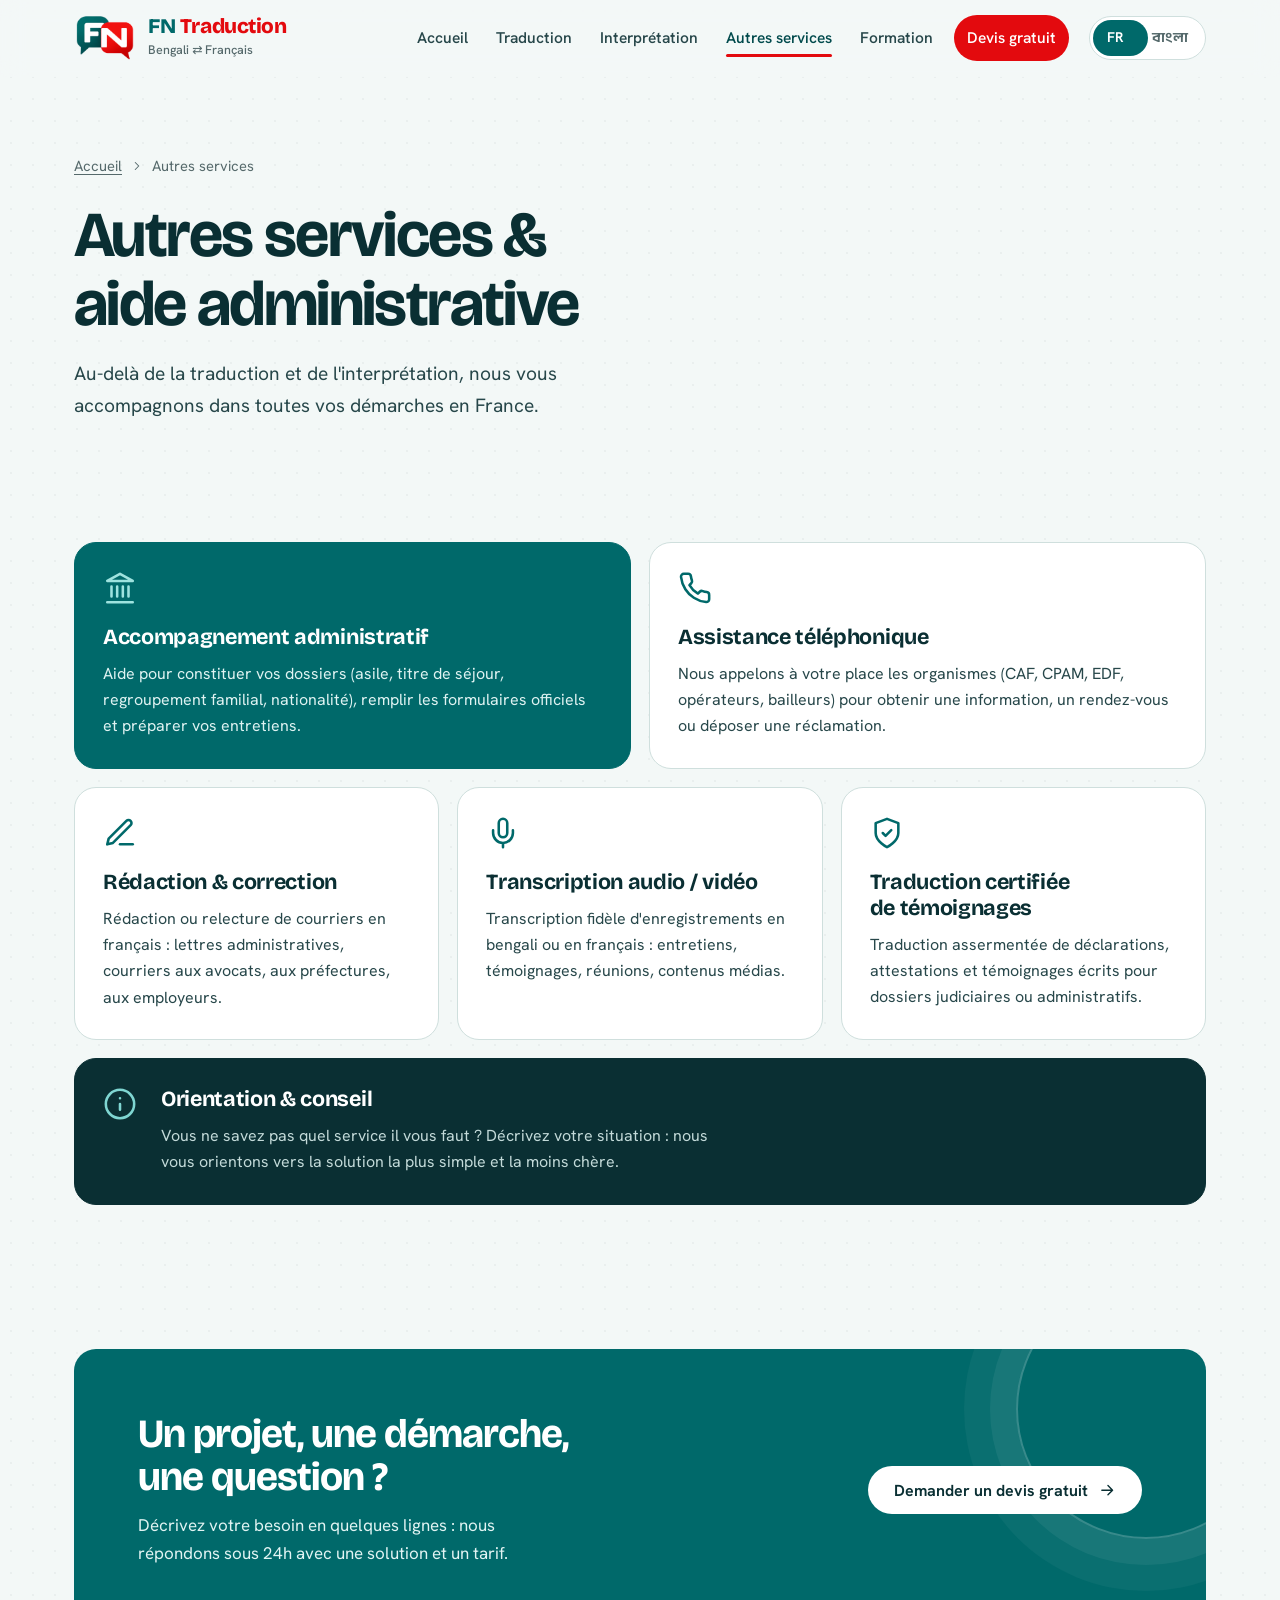
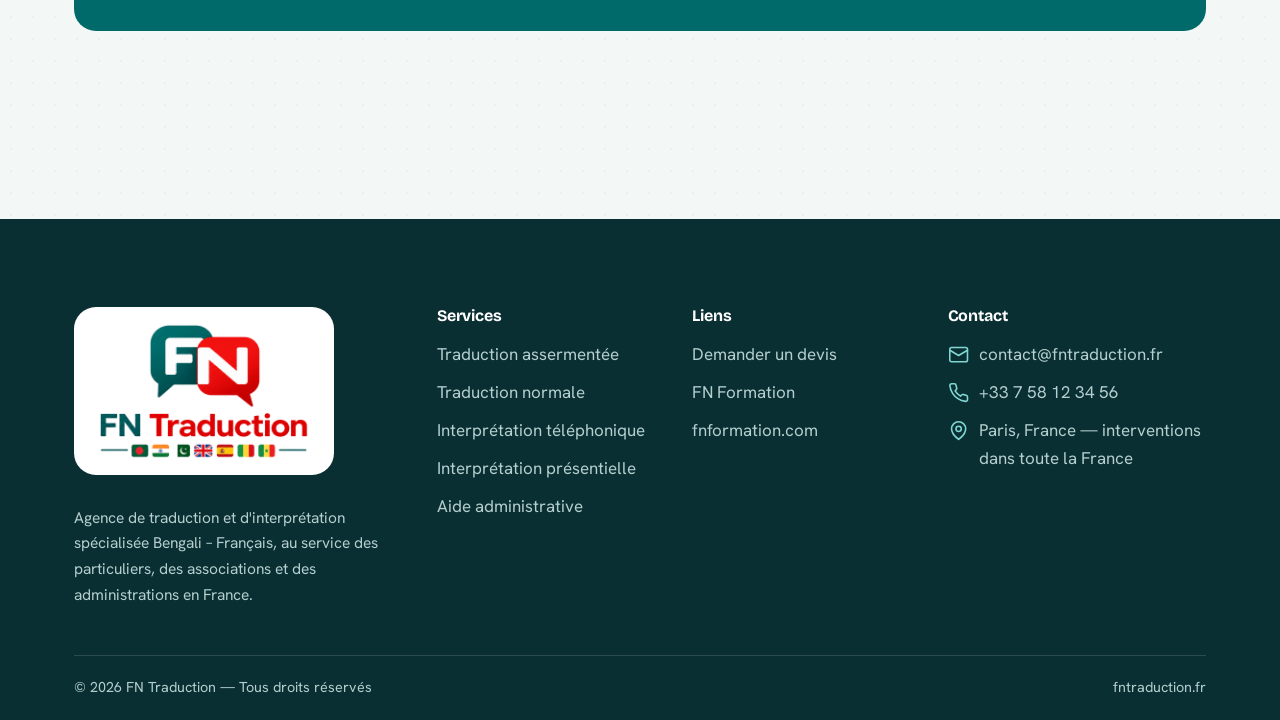
<file: services.html>
<!DOCTYPE html>
<html lang="fr" data-title-fr="Autres services &amp; aide administrative | FN Traduction" data-title-bn="অন্যান্য সেবা ও প্রশাসনিক সহায়তা | FN Traduction">
<head>
<meta charset="UTF-8">
<meta name="viewport" content="width=device-width, initial-scale=1">
<title>Autres services &amp; aide administrative | FN Traduction</title>
<meta name="description" content="Accompagnement administratif, assistance téléphonique, rédaction, transcription : FN Traduction vous aide dans vos démarches en France.">
<meta name="theme-color" content="#00696a">
<meta property="og:type" content="website">
<meta property="og:title" content="Autres services &amp; aide administrative | FN Traduction">
<meta property="og:description" content="Accompagnement administratif, assistance téléphonique, rédaction, transcription : FN Traduction vous aide dans vos démarches en France.">
<meta property="og:image" content="https://fnboutique.github.io/FN-Traduction-/img/og.png">
<meta property="og:locale" content="fr_FR">
<meta property="og:locale:alternate" content="bn_BD">
<link rel="icon" href="img/favicon.png" type="image/png">
<link rel="apple-touch-icon" href="img/icon-192.png">
<link rel="preload" href="fonts/bricolage-grotesque-latin-opsz-normal.woff2" as="font" type="font/woff2" crossorigin>
<link rel="preload" href="img/logo-mark.png" as="image">
<link rel="stylesheet" href="css/style.css">

</head>
<body>
<svg xmlns="http://www.w3.org/2000/svg" style="display:none" aria-hidden="true">
<symbol id="i-file" viewBox="0 0 24 24"><path d="M14 2H6a2 2 0 0 0-2 2v16a2 2 0 0 0 2 2h12a2 2 0 0 0 2-2V8z"/><path d="M14 2v6h6M16 13H8M16 17H8M10 9H8"/></symbol>
<symbol id="i-pen" viewBox="0 0 24 24"><path d="M12 20h9"/><path d="M16.5 3.5a2.12 2.12 0 0 1 3 3L7 19l-4 1 1-4z"/></symbol>
<symbol id="i-phone" viewBox="0 0 24 24"><path d="M22 16.92v3a2 2 0 0 1-2.18 2 19.8 19.8 0 0 1-8.63-3.07 19.5 19.5 0 0 1-6-6A19.8 19.8 0 0 1 2.12 4.18 2 2 0 0 1 4.11 2h3a2 2 0 0 1 2 1.72c.13.96.36 1.9.7 2.81a2 2 0 0 1-.45 2.11L8.09 9.91a16 16 0 0 0 6 6l1.27-1.27a2 2 0 0 1 2.11-.45c.91.34 1.85.57 2.81.7A2 2 0 0 1 22 16.92z"/></symbol>
<symbol id="i-users" viewBox="0 0 24 24"><path d="M17 21v-2a4 4 0 0 0-4-4H5a4 4 0 0 0-4 4v2"/><circle cx="9" cy="7" r="4"/><path d="M23 21v-2a4 4 0 0 0-3-3.87M16 3.13a4 4 0 0 1 0 7.75"/></symbol>
<symbol id="i-landmark" viewBox="0 0 24 24"><path d="M3 22h18M6 18v-7M10 18v-7M14 18v-7M18 18v-7M12 2 3 7h18z"/></symbol>
<symbol id="i-cap" viewBox="0 0 24 24"><path d="M22 10 12 5 2 10l10 5z"/><path d="M6 12v5c3 3 9 3 12 0v-5"/></symbol>
<symbol id="i-clock" viewBox="0 0 24 24"><circle cx="12" cy="12" r="10"/><path d="M12 6v6l4 2"/></symbol>
<symbol id="i-shield" viewBox="0 0 24 24"><path d="M12 22s8-4 8-10V5l-8-3-8 3v7c0 6 8 10 8 10z"/><path d="m9 12 2 2 4-4"/></symbol>
<symbol id="i-lang" viewBox="0 0 24 24"><path d="m5 8 6 6M4 14l6-6 2-3M2 5h12M7 2h1M22 22l-5-10-5 10M14 18h6"/></symbol>
<symbol id="i-lock" viewBox="0 0 24 24"><rect x="3" y="11" width="18" height="11" rx="2"/><path d="M7 11V7a5 5 0 0 1 10 0v4"/></symbol>
<symbol id="i-mail" viewBox="0 0 24 24"><rect x="2" y="4" width="20" height="16" rx="2"/><path d="m22 7-10 6L2 7"/></symbol>
<symbol id="i-arrow" viewBox="0 0 24 24"><path d="M5 12h14M13 6l6 6-6 6"/></symbol>
<symbol id="i-menu" viewBox="0 0 24 24"><path d="M4 7h16M4 12h16M4 17h16"/></symbol>
<symbol id="i-x" viewBox="0 0 24 24"><path d="M6 6l12 12M18 6 6 18"/></symbol>
<symbol id="i-plus" viewBox="0 0 24 24"><path d="M12 5v14M5 12h14"/></symbol>
<symbol id="i-chev" viewBox="0 0 24 24"><path d="m9 6 6 6-6 6"/></symbol>
<symbol id="i-mic" viewBox="0 0 24 24"><path d="M12 2a3 3 0 0 0-3 3v7a3 3 0 0 0 6 0V5a3 3 0 0 0-3-3z"/><path d="M19 10v2a7 7 0 0 1-14 0v-2M12 19v3"/></symbol>
<symbol id="i-info" viewBox="0 0 24 24"><circle cx="12" cy="12" r="10"/><path d="M12 16v-4M12 8h.01"/></symbol>
<symbol id="i-bulb" viewBox="0 0 24 24"><path d="M9 18h6M10 22h4M12 2a7 7 0 0 0-4 12.7c.6.5 1 1.3 1 2.1V17h6v-.2c0-.8.4-1.6 1-2.1A7 7 0 0 0 12 2z"/></symbol>
<symbol id="i-pin" viewBox="0 0 24 24"><path d="M20 10c0 6-8 12-8 12S4 16 4 10a8 8 0 0 1 16 0z"/><circle cx="12" cy="10" r="3"/></symbol>
<symbol id="i-wa" viewBox="0 0 24 24"><path d="M21 11.5a8.4 8.4 0 0 1-12.4 7.4L3 20.5l1.7-5.4A8.4 8.4 0 1 1 21 11.5z"/><path d="M8.5 9c.3 2.6 3.5 5.6 6.4 6l1.2-1.3-2-1-1 .6c-.9-.4-1.9-1.3-2.3-2.2l.6-1-1-2z"/></symbol>
<symbol id="i-check" viewBox="0 0 24 24"><path d="m5 12.5 4.5 4.5L19 7"/></symbol>
</svg>
<a class="skip" href="#main" data-fr="Aller au contenu" data-bn="মূল অংশে যান">Aller au contenu</a>
<header class="site-header">
  <div class="wrap hbar">
    <a class="brand" href="index.html" aria-label="FN Traduction">
      <img class="brand-mark" src="img/logo-mark.png" width="62" height="47" alt="">
      <span><span class="brand-name"><b>FN</b> <i>Traduction</i></span><span class="brand-sub" data-fr="Bengali ⇄ Français" data-bn="বাংলা ⇄ ফরাসি">Bengali ⇄ Français</span></span>
    </a>
    <nav class="nav" id="nav" data-fr-label="Navigation principale" data-bn-label="প্রধান মেনু">
      <a href="index.html" data-fr="Accueil" data-bn="হোম">Accueil</a><a href="traduction.html" data-fr="Traduction" data-bn="অনুবাদ">Traduction</a><a href="interpretation.html" data-fr="Interprétation" data-bn="দোভাষীগিরি">Interprétation</a><a href="services.html" aria-current="page" data-fr="Autres services" data-bn="অন্যান্য সেবা">Autres services</a><a href="formation.html" data-fr="Formation" data-bn="Formation">Formation</a><a class="nav-cta" href="devis.html" data-fr="Devis gratuit" data-bn="বিনামূল্যে কোটেশন">Devis gratuit</a>
    </nav>
    <div class="lang" role="group" data-fr-label="Langue" data-bn-label="ভাষা">
      <span class="pill"></span>
      <button type="button" data-lang="fr" aria-pressed="true">FR</button>
      <button type="button" data-lang="bn" aria-pressed="false" lang="bn">বাংলা</button>
    </div>
    <button class="burger" id="burger" type="button" aria-expanded="false" aria-controls="nav" data-fr-label="Menu" data-bn-label="মেনু">
      <svg class="ico i-menu" aria-hidden="true"><use href="#i-menu"/></svg><svg class="ico i-x" aria-hidden="true"><use href="#i-x"/></svg>
    </button>
  </div>
</header>
<main id="main">

<section class="phero"><div class="wrap">
  <div class="crumb"><a href="index.html" data-fr="Accueil" data-bn="হোম">Accueil</a><svg class="ico" aria-hidden="true"><use href="#i-chev"/></svg><span data-fr="Autres services" data-bn="অন্যান্য সেবা">Autres services</span></div>
  <h1 data-fr="Autres services &amp; aide administrative" data-bn="অন্যান্য সেবা ও প্রশাসনিক সহায়তা">Autres services & aide administrative</h1>
  <p data-fr="Au-delà de la traduction et de l&#x27;interprétation, nous vous accompagnons dans toutes vos démarches en France." data-bn="অনুবাদ ও দোভাষীগিরির পাশাপাশি, ফ্রান্সে আপনার সকল প্রশাসনিক কাজে আমরা আপনার পাশে আছি।">Au-delà de la traduction et de l'interprétation, nous vous accompagnons dans toutes vos démarches en France.</p>
</div></section>
<section class="block tight"><div class="wrap"><div class="svc"><article><svg class="ico" aria-hidden="true"><use href="#i-landmark"/></svg><h3 data-fr="Accompagnement administratif" data-bn="প্রশাসনিক কাজে সহায়তা">Accompagnement administratif</h3><p data-fr="Aide pour constituer vos dossiers (asile, titre de séjour, regroupement familial, nationalité), remplir les formulaires officiels et préparer vos entretiens." data-bn="আশ্রয়, বসবাসের পারমিট, পারিবারিক পুনর্মিলন ও নাগরিকত্বের ফাইল তৈরি, সরকারি ফর্ম পূরণ এবং সাক্ষাৎকারের প্রস্তুতিতে সহায়তা।">Aide pour constituer vos dossiers (asile, titre de séjour, regroupement familial, nationalité), remplir les formulaires officiels et préparer vos entretiens.</p></article><article><svg class="ico" aria-hidden="true"><use href="#i-phone"/></svg><h3 data-fr="Assistance téléphonique" data-bn="ফোনে সহায়তা">Assistance téléphonique</h3><p data-fr="Nous appelons à votre place les organismes (CAF, CPAM, EDF, opérateurs, bailleurs) pour obtenir une information, un rendez-vous ou déposer une réclamation." data-bn="তথ্য, সাক্ষাৎ বা অভিযোগের জন্য আপনার হয়ে CAF, CPAM, EDF, টেলিফোন কোম্পানি বা বাড়িওয়ালাকে ফোন করি।">Nous appelons à votre place les organismes (CAF, CPAM, EDF, opérateurs, bailleurs) pour obtenir une information, un rendez-vous ou déposer une réclamation.</p></article><article><svg class="ico" aria-hidden="true"><use href="#i-pen"/></svg><h3 data-fr="Rédaction &amp; correction" data-bn="চিঠি লেখা ও সংশোধন">Rédaction & correction</h3><p data-fr="Rédaction ou relecture de courriers en français : lettres administratives, courriers aux avocats, aux préfectures, aux employeurs." data-bn="ফরাসিতে চিঠি লেখা বা সংশোধন: প্রশাসনিক চিঠি, আইনজীবী, প্রিফেকচার বা নিয়োগকর্তার কাছে চিঠি।">Rédaction ou relecture de courriers en français : lettres administratives, courriers aux avocats, aux préfectures, aux employeurs.</p></article><article><svg class="ico" aria-hidden="true"><use href="#i-mic"/></svg><h3 data-fr="Transcription audio / vidéo" data-bn="অডিও / ভিডিও ট্রান্সক্রিপশন">Transcription audio / vidéo</h3><p data-fr="Transcription fidèle d&#x27;enregistrements en bengali ou en français : entretiens, témoignages, réunions, contenus médias." data-bn="বাংলা বা ফরাসি রেকর্ডিংয়ের নির্ভুল লিখিত রূপ: ইন্টারভিউ, সাক্ষ্য, সভা, মিডিয়া কনটেন্ট।">Transcription fidèle d'enregistrements en bengali ou en français : entretiens, témoignages, réunions, contenus médias.</p></article><article><svg class="ico" aria-hidden="true"><use href="#i-shield"/></svg><h3 data-fr="Traduction certifiée de témoignages" data-bn="সাক্ষ্যের সনদিত অনুবাদ">Traduction certifiée de témoignages</h3><p data-fr="Traduction assermentée de déclarations, attestations et témoignages écrits pour dossiers judiciaires ou administratifs." data-bn="আদালত বা প্রশাসনের ফাইলের জন্য লিখিত বয়ান, প্রত্যয়নপত্র ও সাক্ষ্যের শপথবদ্ধ অনুবাদ।">Traduction assermentée de déclarations, attestations et témoignages écrits pour dossiers judiciaires ou administratifs.</p></article><article><svg class="ico" aria-hidden="true"><use href="#i-info"/></svg><h3 data-fr="Orientation &amp; conseil" data-bn="দিকনির্দেশনা ও পরামর্শ">Orientation & conseil</h3><p data-fr="Vous ne savez pas quel service il vous faut ? Décrivez votre situation : nous vous orientons vers la solution la plus simple et la moins chère." data-bn="কোন সেবা দরকার জানেন না? আপনার পরিস্থিতি লিখুন: আমরা সবচেয়ে সহজ ও সাশ্রয়ী সমাধানের পথ দেখাব।">Vous ne savez pas quel service il vous faut ? Décrivez votre situation : nous vous orientons vers la solution la plus simple et la moins chère.</p></article></div></div></section>
<section class="block tight"><div class="wrap"><div class="cta">
  <div><h2 data-fr="Un projet, une démarche, une question ?" data-bn="কোনো প্রকল্প, কাজ বা প্রশ্ন আছে?">Un projet, une démarche, une question ?</h2><p data-fr="Décrivez votre besoin en quelques lignes : nous répondons sous 24h avec une solution et un tarif." data-bn="কয়েক লাইনে আপনার প্রয়োজন লিখুন: ২৪ ঘণ্টার মধ্যে সমাধান ও মূল্যসহ উত্তর পাবেন।">Décrivez votre besoin en quelques lignes : nous répondons sous 24h avec une solution et un tarif.</p></div>
  <a class="btn btn-light" href="devis.html"><span data-fr="Demander un devis gratuit" data-bn="বিনামূল্যে কোটেশন চান">Demander un devis gratuit</span><svg class="ico" aria-hidden="true"><use href="#i-arrow"/></svg></a>
</div></div></section>

</main>
<footer class="site-footer">
  <div class="wrap">
    <div class="f-grid">
      <div>
        <a class="logo-card" href="index.html" aria-label="FN Traduction"><img src="img/logo-full.png" width="900" height="584" alt="FN Traduction" loading="lazy"></a>
        <p class="f-about" data-fr="Agence de traduction et d&#x27;interprétation spécialisée Bengali – Français, au service des particuliers, des associations et des administrations en France." data-bn="ব্যক্তি, সংস্থা ও প্রশাসনের জন্য ফ্রান্স জুড়ে বাংলা–ফরাসি ভাষায় বিশেষজ্ঞ অনুবাদ ও দোভাষী সংস্থা।">Agence de traduction et d'interprétation spécialisée Bengali – Français, au service des particuliers, des associations et des administrations en France.</p>
      </div>
      <div>
        <h4 data-fr="Services" data-bn="সেবাসমূহ">Services</h4>
        <ul>
          <li><a href="traduction.html#assermentee" data-fr="Traduction assermentée" data-bn="শপথবদ্ধ অনুবাদ">Traduction assermentée</a></li>
          <li><a href="traduction.html#normale" data-fr="Traduction normale" data-bn="সাধারণ অনুবাদ">Traduction normale</a></li>
          <li><a href="interpretation.html#telephonique" data-fr="Interprétation téléphonique" data-bn="টেলিফোনিক দোভাষীগিরি">Interprétation téléphonique</a></li>
          <li><a href="interpretation.html#presentielle" data-fr="Interprétation présentielle" data-bn="সরাসরি দোভাষীগিরি">Interprétation présentielle</a></li>
          <li><a href="services.html" data-fr="Aide administrative" data-bn="প্রশাসনিক সহায়তা">Aide administrative</a></li>
        </ul>
      </div>
      <div>
        <h4 data-fr="Liens" data-bn="লিংক">Liens</h4>
        <ul>
          <li><a href="devis.html" data-fr="Demander un devis" data-bn="কোটেশন চান">Demander un devis</a></li>
          <li><a href="formation.html" data-fr="FN Formation" data-bn="FN Formation">FN Formation</a></li>
          <li><a href="https://www.fnformation.com" target="_blank" rel="noopener">fnformation.com</a></li>
        </ul>
      </div>
      <div>
        <h4 data-fr="Contact" data-bn="যোগাযোগ">Contact</h4>
        <ul class="f-contact">
          <li><svg class="ico" aria-hidden="true"><use href="#i-mail"/></svg><a href="mailto:contact@fntraduction.fr">contact@fntraduction.fr</a></li>
          <li><svg class="ico" aria-hidden="true"><use href="#i-phone"/></svg><a href="tel:+33758123456">+33 7 58 12 34 56</a></li>
          <li><svg class="ico" aria-hidden="true"><use href="#i-pin"/></svg><span data-fr="Paris, France — interventions dans toute la France" data-bn="প্যারিস, ফ্রান্স — সারা ফ্রান্সে সেবা">Paris, France — interventions dans toute la France</span></li>
        </ul>
      </div>
    </div>
    <div class="f-bottom"><span>© 2026 FN Traduction — <span data-fr="Tous droits réservés" data-bn="সর্বস্বত্ব সংরক্ষিত">Tous droits réservés</span></span><span>fntraduction.fr</span></div>
  </div>
</footer>
<div class="dock">
  <a class="btn btn-ghost btn-sm" href="tel:+33758123456"><svg class="ico" aria-hidden="true"><use href="#i-phone"/></svg><span data-fr="Appeler" data-bn="ফোন করুন">Appeler</span></a>
  <a class="btn btn-primary btn-sm" href="devis.html"><span data-fr="Devis gratuit" data-bn="বিনামূল্যে কোটেশন">Devis gratuit</span><svg class="ico" aria-hidden="true"><use href="#i-arrow"/></svg></a>
</div>
<script src="js/main.js" defer></script>
</body>
</html>
</file>
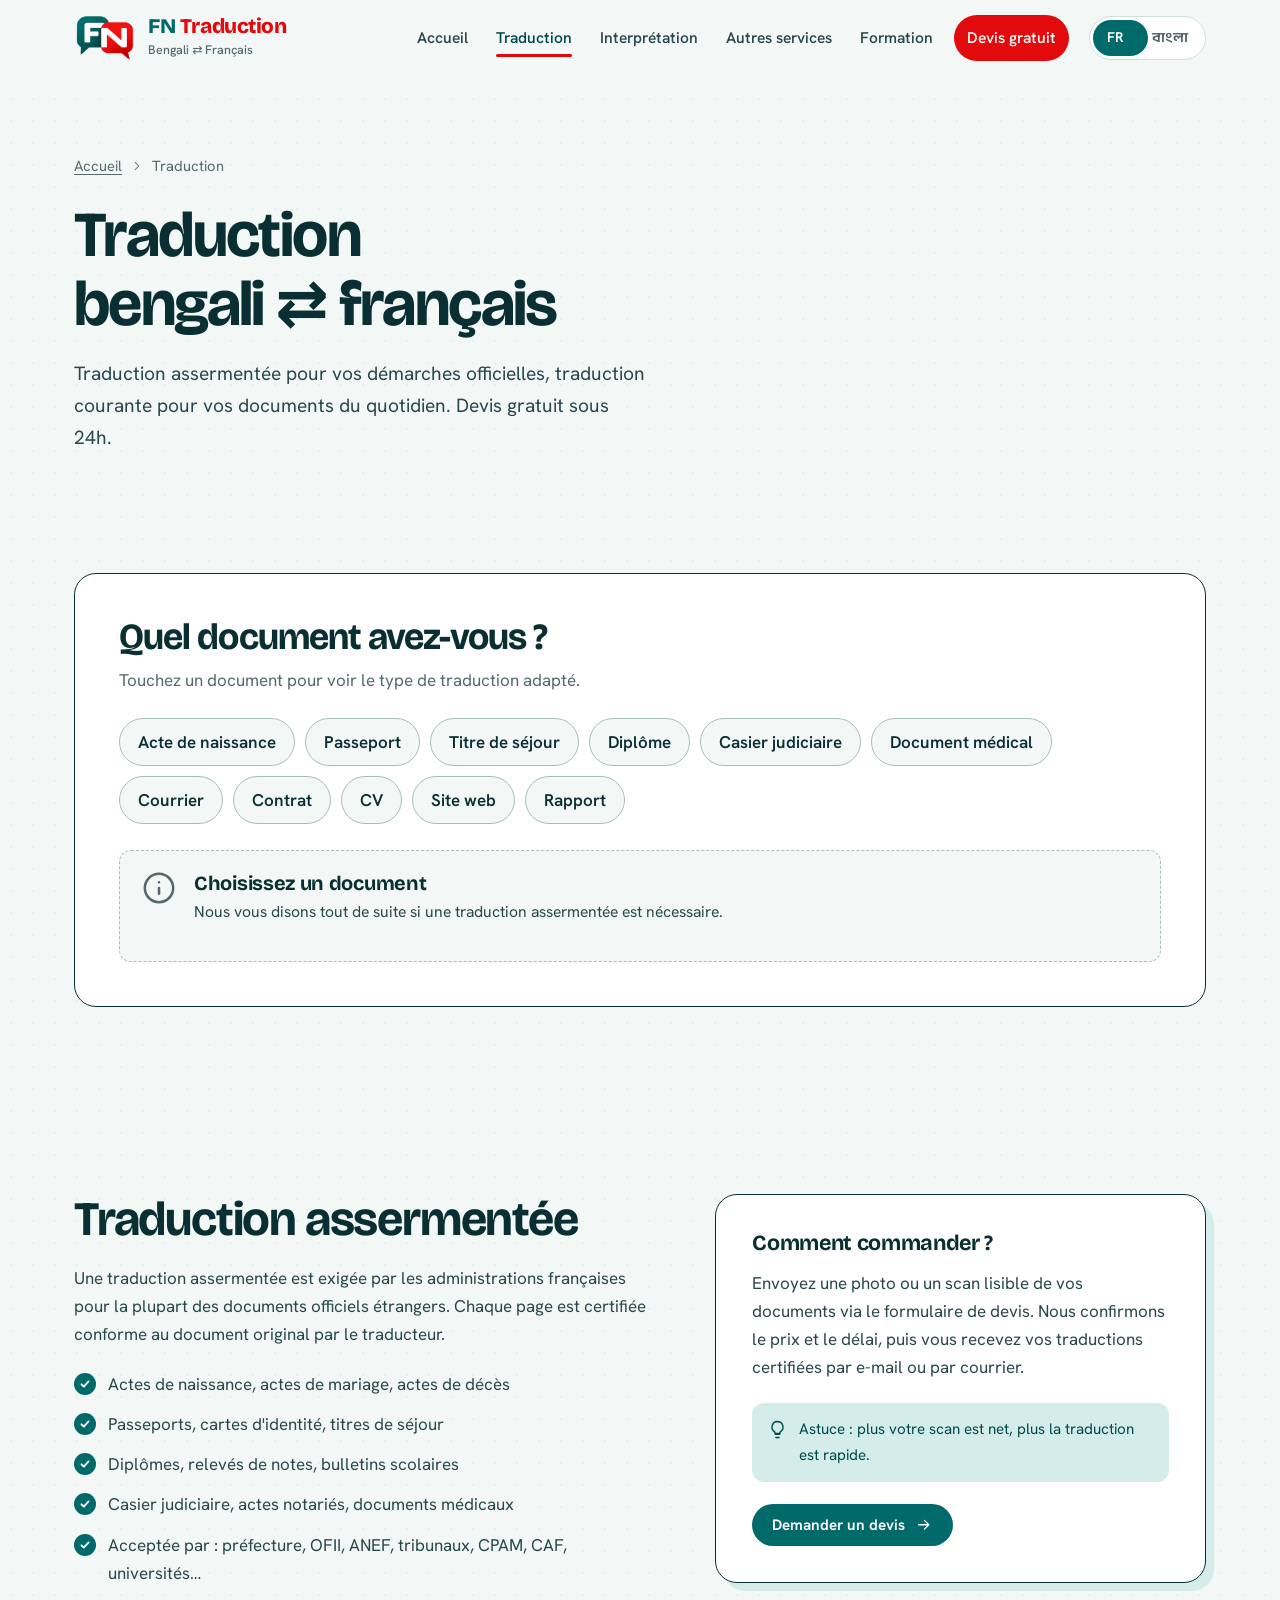
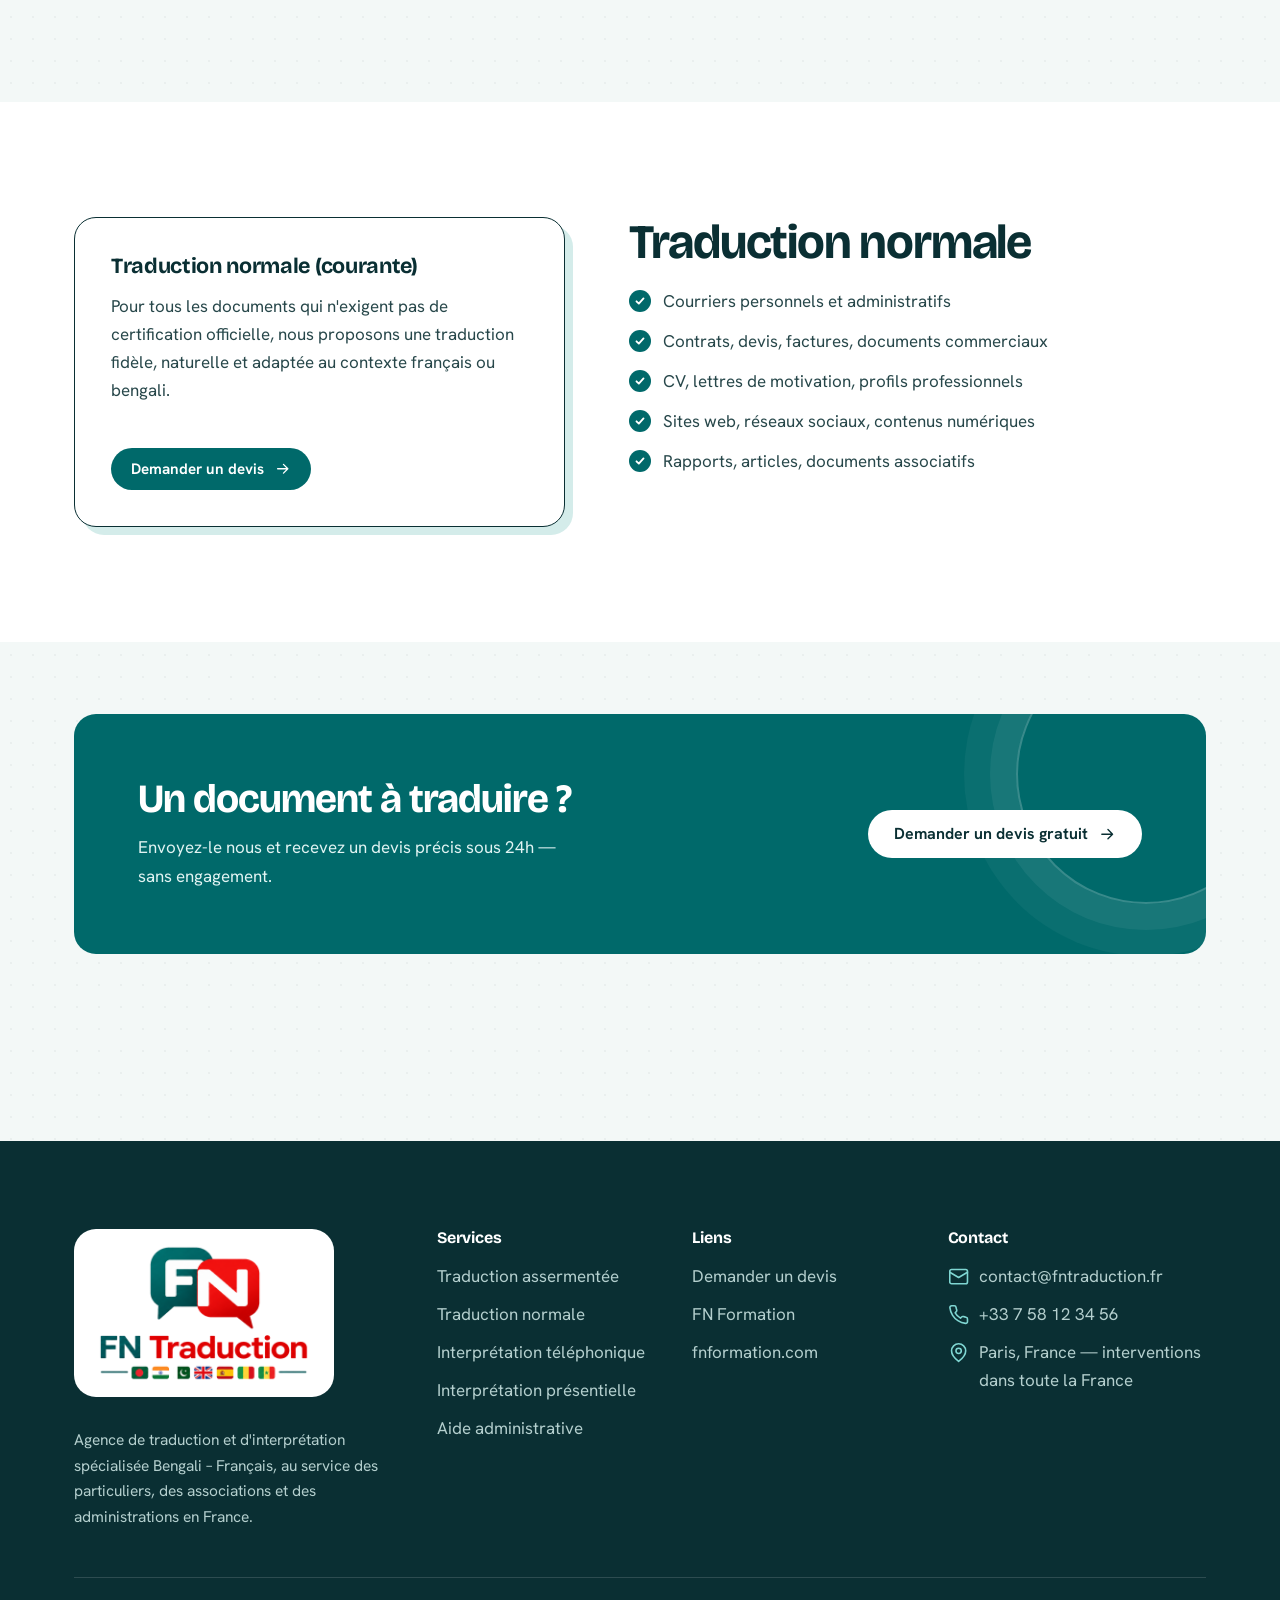
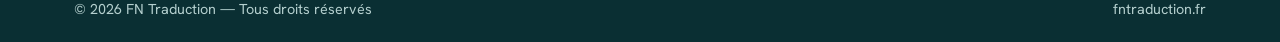
<file: traduction.html>
<!DOCTYPE html>
<html lang="fr" data-title-fr="Traduction bengali ⇄ français | FN Traduction" data-title-bn="অনুবাদ বাংলা ⇄ ফরাসি | FN Traduction">
<head>
<meta charset="UTF-8">
<meta name="viewport" content="width=device-width, initial-scale=1">
<title>Traduction bengali ⇄ français | FN Traduction</title>
<meta name="description" content="Traduction assermentée et traduction courante bengali ⇄ français pour vos démarches en France. Devis gratuit sous 24h.">
<meta name="theme-color" content="#00696a">
<meta property="og:type" content="website">
<meta property="og:title" content="Traduction bengali ⇄ français | FN Traduction">
<meta property="og:description" content="Traduction assermentée et traduction courante bengali ⇄ français pour vos démarches en France. Devis gratuit sous 24h.">
<meta property="og:image" content="https://fnboutique.github.io/FN-Traduction-/img/og.png">
<meta property="og:locale" content="fr_FR">
<meta property="og:locale:alternate" content="bn_BD">
<link rel="icon" href="img/favicon.png" type="image/png">
<link rel="apple-touch-icon" href="img/icon-192.png">
<link rel="preload" href="fonts/bricolage-grotesque-latin-opsz-normal.woff2" as="font" type="font/woff2" crossorigin>
<link rel="preload" href="img/logo-mark.png" as="image">
<link rel="stylesheet" href="css/style.css">

</head>
<body>
<svg xmlns="http://www.w3.org/2000/svg" style="display:none" aria-hidden="true">
<symbol id="i-file" viewBox="0 0 24 24"><path d="M14 2H6a2 2 0 0 0-2 2v16a2 2 0 0 0 2 2h12a2 2 0 0 0 2-2V8z"/><path d="M14 2v6h6M16 13H8M16 17H8M10 9H8"/></symbol>
<symbol id="i-pen" viewBox="0 0 24 24"><path d="M12 20h9"/><path d="M16.5 3.5a2.12 2.12 0 0 1 3 3L7 19l-4 1 1-4z"/></symbol>
<symbol id="i-phone" viewBox="0 0 24 24"><path d="M22 16.92v3a2 2 0 0 1-2.18 2 19.8 19.8 0 0 1-8.63-3.07 19.5 19.5 0 0 1-6-6A19.8 19.8 0 0 1 2.12 4.18 2 2 0 0 1 4.11 2h3a2 2 0 0 1 2 1.72c.13.96.36 1.9.7 2.81a2 2 0 0 1-.45 2.11L8.09 9.91a16 16 0 0 0 6 6l1.27-1.27a2 2 0 0 1 2.11-.45c.91.34 1.85.57 2.81.7A2 2 0 0 1 22 16.92z"/></symbol>
<symbol id="i-users" viewBox="0 0 24 24"><path d="M17 21v-2a4 4 0 0 0-4-4H5a4 4 0 0 0-4 4v2"/><circle cx="9" cy="7" r="4"/><path d="M23 21v-2a4 4 0 0 0-3-3.87M16 3.13a4 4 0 0 1 0 7.75"/></symbol>
<symbol id="i-landmark" viewBox="0 0 24 24"><path d="M3 22h18M6 18v-7M10 18v-7M14 18v-7M18 18v-7M12 2 3 7h18z"/></symbol>
<symbol id="i-cap" viewBox="0 0 24 24"><path d="M22 10 12 5 2 10l10 5z"/><path d="M6 12v5c3 3 9 3 12 0v-5"/></symbol>
<symbol id="i-clock" viewBox="0 0 24 24"><circle cx="12" cy="12" r="10"/><path d="M12 6v6l4 2"/></symbol>
<symbol id="i-shield" viewBox="0 0 24 24"><path d="M12 22s8-4 8-10V5l-8-3-8 3v7c0 6 8 10 8 10z"/><path d="m9 12 2 2 4-4"/></symbol>
<symbol id="i-lang" viewBox="0 0 24 24"><path d="m5 8 6 6M4 14l6-6 2-3M2 5h12M7 2h1M22 22l-5-10-5 10M14 18h6"/></symbol>
<symbol id="i-lock" viewBox="0 0 24 24"><rect x="3" y="11" width="18" height="11" rx="2"/><path d="M7 11V7a5 5 0 0 1 10 0v4"/></symbol>
<symbol id="i-mail" viewBox="0 0 24 24"><rect x="2" y="4" width="20" height="16" rx="2"/><path d="m22 7-10 6L2 7"/></symbol>
<symbol id="i-arrow" viewBox="0 0 24 24"><path d="M5 12h14M13 6l6 6-6 6"/></symbol>
<symbol id="i-menu" viewBox="0 0 24 24"><path d="M4 7h16M4 12h16M4 17h16"/></symbol>
<symbol id="i-x" viewBox="0 0 24 24"><path d="M6 6l12 12M18 6 6 18"/></symbol>
<symbol id="i-plus" viewBox="0 0 24 24"><path d="M12 5v14M5 12h14"/></symbol>
<symbol id="i-chev" viewBox="0 0 24 24"><path d="m9 6 6 6-6 6"/></symbol>
<symbol id="i-mic" viewBox="0 0 24 24"><path d="M12 2a3 3 0 0 0-3 3v7a3 3 0 0 0 6 0V5a3 3 0 0 0-3-3z"/><path d="M19 10v2a7 7 0 0 1-14 0v-2M12 19v3"/></symbol>
<symbol id="i-info" viewBox="0 0 24 24"><circle cx="12" cy="12" r="10"/><path d="M12 16v-4M12 8h.01"/></symbol>
<symbol id="i-bulb" viewBox="0 0 24 24"><path d="M9 18h6M10 22h4M12 2a7 7 0 0 0-4 12.7c.6.5 1 1.3 1 2.1V17h6v-.2c0-.8.4-1.6 1-2.1A7 7 0 0 0 12 2z"/></symbol>
<symbol id="i-pin" viewBox="0 0 24 24"><path d="M20 10c0 6-8 12-8 12S4 16 4 10a8 8 0 0 1 16 0z"/><circle cx="12" cy="10" r="3"/></symbol>
<symbol id="i-wa" viewBox="0 0 24 24"><path d="M21 11.5a8.4 8.4 0 0 1-12.4 7.4L3 20.5l1.7-5.4A8.4 8.4 0 1 1 21 11.5z"/><path d="M8.5 9c.3 2.6 3.5 5.6 6.4 6l1.2-1.3-2-1-1 .6c-.9-.4-1.9-1.3-2.3-2.2l.6-1-1-2z"/></symbol>
<symbol id="i-check" viewBox="0 0 24 24"><path d="m5 12.5 4.5 4.5L19 7"/></symbol>
</svg>
<a class="skip" href="#main" data-fr="Aller au contenu" data-bn="মূল অংশে যান">Aller au contenu</a>
<header class="site-header">
  <div class="wrap hbar">
    <a class="brand" href="index.html" aria-label="FN Traduction">
      <img class="brand-mark" src="img/logo-mark.png" width="62" height="47" alt="">
      <span><span class="brand-name"><b>FN</b> <i>Traduction</i></span><span class="brand-sub" data-fr="Bengali ⇄ Français" data-bn="বাংলা ⇄ ফরাসি">Bengali ⇄ Français</span></span>
    </a>
    <nav class="nav" id="nav" data-fr-label="Navigation principale" data-bn-label="প্রধান মেনু">
      <a href="index.html" data-fr="Accueil" data-bn="হোম">Accueil</a><a href="traduction.html" aria-current="page" data-fr="Traduction" data-bn="অনুবাদ">Traduction</a><a href="interpretation.html" data-fr="Interprétation" data-bn="দোভাষীগিরি">Interprétation</a><a href="services.html" data-fr="Autres services" data-bn="অন্যান্য সেবা">Autres services</a><a href="formation.html" data-fr="Formation" data-bn="Formation">Formation</a><a class="nav-cta" href="devis.html" data-fr="Devis gratuit" data-bn="বিনামূল্যে কোটেশন">Devis gratuit</a>
    </nav>
    <div class="lang" role="group" data-fr-label="Langue" data-bn-label="ভাষা">
      <span class="pill"></span>
      <button type="button" data-lang="fr" aria-pressed="true">FR</button>
      <button type="button" data-lang="bn" aria-pressed="false" lang="bn">বাংলা</button>
    </div>
    <button class="burger" id="burger" type="button" aria-expanded="false" aria-controls="nav" data-fr-label="Menu" data-bn-label="মেনু">
      <svg class="ico i-menu" aria-hidden="true"><use href="#i-menu"/></svg><svg class="ico i-x" aria-hidden="true"><use href="#i-x"/></svg>
    </button>
  </div>
</header>
<main id="main">

<section class="phero"><div class="wrap">
  <div class="crumb"><a href="index.html" data-fr="Accueil" data-bn="হোম">Accueil</a><svg class="ico" aria-hidden="true"><use href="#i-chev"/></svg><span data-fr="Traduction" data-bn="অনুবাদ">Traduction</span></div>
  <h1 data-fr="Traduction bengali ⇄ français" data-bn="বাংলা ⇄ ফরাসি অনুবাদ">Traduction bengali ⇄ français</h1>
  <p data-fr="Traduction assermentée pour vos démarches officielles, traduction courante pour vos documents du quotidien. Devis gratuit sous 24h." data-bn="আপনার সরকারি কাজের জন্য শপথবদ্ধ অনুবাদ, দৈনন্দিন নথির জন্য সাধারণ অনুবাদ। ২৪ ঘণ্টায় বিনামূল্যে কোটেশন।">Traduction assermentée pour vos démarches officielles, traduction courante pour vos documents du quotidien. Devis gratuit sous 24h.</p>
</div></section>

<section class="block tight"><div class="wrap">
  <div class="checker">
    <h2 data-fr="Quel document avez-vous ?" data-bn="আপনার কাছে কোন নথি আছে?">Quel document avez-vous ?</h2>
    <p data-fr="Touchez un document pour voir le type de traduction adapté." data-bn="উপযুক্ত অনুবাদের ধরন দেখতে একটি নথিতে ট্যাপ করুন।">Touchez un document pour voir le type de traduction adapté.</p>
    <div class="chips" id="chips" role="group" data-fr-label="Type de document" data-bn-label="নথির ধরন"><button class="chip" type="button" aria-pressed="false" data-type="sworn" data-fr="Acte de naissance" data-bn="জন্ম সনদ">Acte de naissance</button><button class="chip" type="button" aria-pressed="false" data-type="sworn" data-fr="Passeport" data-bn="পাসপোর্ট">Passeport</button><button class="chip" type="button" aria-pressed="false" data-type="sworn" data-fr="Titre de séjour" data-bn="বসবাসের পারমিট">Titre de séjour</button><button class="chip" type="button" aria-pressed="false" data-type="sworn" data-fr="Diplôme" data-bn="শিক্ষাসনদ">Diplôme</button><button class="chip" type="button" aria-pressed="false" data-type="sworn" data-fr="Casier judiciaire" data-bn="অপরাধের রেকর্ড সনদ">Casier judiciaire</button><button class="chip" type="button" aria-pressed="false" data-type="sworn" data-fr="Document médical" data-bn="চিকিৎসা নথি">Document médical</button><button class="chip" type="button" aria-pressed="false" data-type="plain" data-fr="Courrier" data-bn="চিঠি">Courrier</button><button class="chip" type="button" aria-pressed="false" data-type="plain" data-fr="Contrat" data-bn="চুক্তি">Contrat</button><button class="chip" type="button" aria-pressed="false" data-type="plain" data-fr="CV" data-bn="সিভি">CV</button><button class="chip" type="button" aria-pressed="false" data-type="plain" data-fr="Site web" data-bn="ওয়েবসাইট">Site web</button><button class="chip" type="button" aria-pressed="false" data-type="plain" data-fr="Rapport" data-bn="প্রতিবেদন">Rapport</button></div>
    <div class="verdict" id="verdict" aria-live="polite">
      <svg class="ico" aria-hidden="true"><use href="#i-info"/></svg>
      <div><h3 data-fr="Choisissez un document" data-bn="একটি নথি বেছে নিন">Choisissez un document</h3><p data-fr="Nous vous disons tout de suite si une traduction assermentée est nécessaire." data-bn="শপথবদ্ধ অনুবাদ দরকার কিনা আমরা সঙ্গে সঙ্গে জানাব।">Nous vous disons tout de suite si une traduction assermentée est nécessaire.</p></div>
    </div>
  </div>
</div></section>

<section class="block" id="assermentee"><div class="wrap">
  <div class="split">
    <div>
      <h2 data-fr="Traduction assermentée" data-bn="শপথবদ্ধ অনুবাদ">Traduction assermentée</h2>
      <p data-fr="Une traduction assermentée est exigée par les administrations françaises pour la plupart des documents officiels étrangers. Chaque page est certifiée conforme au document original par le traducteur." data-bn="ফ্রান্সের প্রশাসনের বেশিরভাগ সরকারি বিদেশি নথির জন্য শপথবদ্ধ অনুবাদ বাধ্যতামূলক। প্রতিটি পৃষ্ঠা অনুবাদক কর্তৃক মূল নথির অনুরূপ বলে সনদিত হয়।">Une traduction assermentée est exigée par les administrations françaises pour la plupart des documents officiels étrangers. Chaque page est certifiée conforme au document original par le traducteur.</p>
      <ul class="checks"><li data-fr="Actes de naissance, actes de mariage, actes de décès" data-bn="জন্ম, বিবাহ ও মৃত্যু সনদ">Actes de naissance, actes de mariage, actes de décès</li><li data-fr="Passeports, cartes d&#x27;identité, titres de séjour" data-bn="পাসপোর্ট, পরিচয়পত্র, বসবাসের পারমিট">Passeports, cartes d'identité, titres de séjour</li><li data-fr="Diplômes, relevés de notes, bulletins scolaires" data-bn="ডিপ্লোমা, নম্বরপত্র (মার্কশিট), স্কুলের রিপোর্ট কার্ড">Diplômes, relevés de notes, bulletins scolaires</li><li data-fr="Casier judiciaire, actes notariés, documents médicaux" data-bn="পুলিশ ক্লিয়ারেন্স (অপরাধের রেকর্ড), নোটারি-করা নথি, চিকিৎসা নথি">Casier judiciaire, actes notariés, documents médicaux</li><li data-fr="Acceptée par : préfecture, OFII, ANEF, tribunaux, CPAM, CAF, universités…" data-bn="গ্রহণকারী: প্রিফেকচার, OFII, ANEF, আদালত, CPAM, CAF, বিশ্ববিদ্যালয়…">Acceptée par : préfecture, OFII, ANEF, tribunaux, CPAM, CAF, universités…</li></ul>
    </div>
    <div class="panel">
      <h3 data-fr="Comment commander ?" data-bn="কীভাবে অর্ডার করবেন?">Comment commander ?</h3>
      <p data-fr="Envoyez une photo ou un scan lisible de vos documents via le formulaire de devis. Nous confirmons le prix et le délai, puis vous recevez vos traductions certifiées par e-mail ou par courrier." data-bn="কোটেশনের ফর্মে আপনার নথির স্পষ্ট ছবি বা স্ক্যান পাঠান। আমরা মূল্য ও সময় নিশ্চিত করি, তারপর আপনি সনদিত অনুবাদ ইমেইল বা ডাকে পাবেন।">Envoyez une photo ou un scan lisible de vos documents via le formulaire de devis. Nous confirmons le prix et le délai, puis vous recevez vos traductions certifiées par e-mail ou par courrier.</p>
      <div class="tip"><svg class="ico" aria-hidden="true"><use href="#i-bulb"/></svg><span data-fr="Astuce : plus votre scan est net, plus la traduction est rapide." data-bn="টিপস: স্ক্যান যত পরিষ্কার, অনুবাদ তত দ্রুত।">Astuce : plus votre scan est net, plus la traduction est rapide.</span></div>
      <a class="btn btn-primary btn-sm" href="devis.html?s=Traduction+assermentée"><span data-fr="Demander un devis" data-bn="কোটেশন চান">Demander un devis</span><svg class="ico" aria-hidden="true"><use href="#i-arrow"/></svg></a>
    </div>
  </div>
</div></section>

<section class="block band-white" id="normale"><div class="wrap">
  <div class="split flip">
    <div class="panel">
      <h3 data-fr="Traduction normale (courante)" data-bn="সাধারণ অনুবাদ">Traduction normale (courante)</h3>
      <p data-fr="Pour tous les documents qui n&#x27;exigent pas de certification officielle, nous proposons une traduction fidèle, naturelle et adaptée au contexte français ou bengali." data-bn="যে নথির জন্য সরকারি সনদ দরকার নেই, তার জন্য আমরা নির্ভুল, স্বাভাবিক এবং প্রেক্ষাপট অনুযায়ী অনুবাদ করে দিই।">Pour tous les documents qui n'exigent pas de certification officielle, nous proposons une traduction fidèle, naturelle et adaptée au contexte français ou bengali.</p>
      <a class="btn btn-primary btn-sm" href="devis.html?s=Traduction+normale"><span data-fr="Demander un devis" data-bn="কোটেশন চান">Demander un devis</span><svg class="ico" aria-hidden="true"><use href="#i-arrow"/></svg></a>
    </div>
    <div>
      <h2 data-fr="Traduction normale" data-bn="সাধারণ অনুবাদ">Traduction normale</h2>
      <ul class="checks"><li data-fr="Courriers personnels et administratifs" data-bn="ব্যক্তিগত ও প্রশাসনিক চিঠিপত্র">Courriers personnels et administratifs</li><li data-fr="Contrats, devis, factures, documents commerciaux" data-bn="চুক্তি, কোটেশন, বিল, বাণিজ্যিক নথি">Contrats, devis, factures, documents commerciaux</li><li data-fr="CV, lettres de motivation, profils professionnels" data-bn="সিভি, কভার লেটার, পেশাগত প্রোফাইল">CV, lettres de motivation, profils professionnels</li><li data-fr="Sites web, réseaux sociaux, contenus numériques" data-bn="ওয়েবসাইট, সোশ্যাল মিডিয়া, ডিজিটাল কনটেন্ট">Sites web, réseaux sociaux, contenus numériques</li><li data-fr="Rapports, articles, documents associatifs" data-bn="প্রতিবেদন, নিবন্ধ, সংস্থার নথি">Rapports, articles, documents associatifs</li></ul>
    </div>
  </div>
</div></section>

<section class="block tight"><div class="wrap"><div class="cta">
  <div><h2 data-fr="Un document à traduire ?" data-bn="অনুবাদ করার মতো নথি আছে?">Un document à traduire ?</h2><p data-fr="Envoyez-le nous et recevez un devis précis sous 24h — sans engagement." data-bn="নথিটি আমাদের পাঠান এবং ২৪ ঘণ্টায় নির্ভুল কোটেশন পান — কোনো বাধ্যবাধকতা ছাড়াই।">Envoyez-le nous et recevez un devis précis sous 24h — sans engagement.</p></div>
  <a class="btn btn-light" href="devis.html"><span data-fr="Demander un devis gratuit" data-bn="বিনামূল্যে কোটেশন চান">Demander un devis gratuit</span><svg class="ico" aria-hidden="true"><use href="#i-arrow"/></svg></a>
</div></div></section>

</main>
<footer class="site-footer">
  <div class="wrap">
    <div class="f-grid">
      <div>
        <a class="logo-card" href="index.html" aria-label="FN Traduction"><img src="img/logo-full.png" width="900" height="584" alt="FN Traduction" loading="lazy"></a>
        <p class="f-about" data-fr="Agence de traduction et d&#x27;interprétation spécialisée Bengali – Français, au service des particuliers, des associations et des administrations en France." data-bn="ব্যক্তি, সংস্থা ও প্রশাসনের জন্য ফ্রান্স জুড়ে বাংলা–ফরাসি ভাষায় বিশেষজ্ঞ অনুবাদ ও দোভাষী সংস্থা।">Agence de traduction et d'interprétation spécialisée Bengali – Français, au service des particuliers, des associations et des administrations en France.</p>
      </div>
      <div>
        <h4 data-fr="Services" data-bn="সেবাসমূহ">Services</h4>
        <ul>
          <li><a href="traduction.html#assermentee" data-fr="Traduction assermentée" data-bn="শপথবদ্ধ অনুবাদ">Traduction assermentée</a></li>
          <li><a href="traduction.html#normale" data-fr="Traduction normale" data-bn="সাধারণ অনুবাদ">Traduction normale</a></li>
          <li><a href="interpretation.html#telephonique" data-fr="Interprétation téléphonique" data-bn="টেলিফোনিক দোভাষীগিরি">Interprétation téléphonique</a></li>
          <li><a href="interpretation.html#presentielle" data-fr="Interprétation présentielle" data-bn="সরাসরি দোভাষীগিরি">Interprétation présentielle</a></li>
          <li><a href="services.html" data-fr="Aide administrative" data-bn="প্রশাসনিক সহায়তা">Aide administrative</a></li>
        </ul>
      </div>
      <div>
        <h4 data-fr="Liens" data-bn="লিংক">Liens</h4>
        <ul>
          <li><a href="devis.html" data-fr="Demander un devis" data-bn="কোটেশন চান">Demander un devis</a></li>
          <li><a href="formation.html" data-fr="FN Formation" data-bn="FN Formation">FN Formation</a></li>
          <li><a href="https://www.fnformation.com" target="_blank" rel="noopener">fnformation.com</a></li>
        </ul>
      </div>
      <div>
        <h4 data-fr="Contact" data-bn="যোগাযোগ">Contact</h4>
        <ul class="f-contact">
          <li><svg class="ico" aria-hidden="true"><use href="#i-mail"/></svg><a href="mailto:contact@fntraduction.fr">contact@fntraduction.fr</a></li>
          <li><svg class="ico" aria-hidden="true"><use href="#i-phone"/></svg><a href="tel:+33758123456">+33 7 58 12 34 56</a></li>
          <li><svg class="ico" aria-hidden="true"><use href="#i-pin"/></svg><span data-fr="Paris, France — interventions dans toute la France" data-bn="প্যারিস, ফ্রান্স — সারা ফ্রান্সে সেবা">Paris, France — interventions dans toute la France</span></li>
        </ul>
      </div>
    </div>
    <div class="f-bottom"><span>© 2026 FN Traduction — <span data-fr="Tous droits réservés" data-bn="সর্বস্বত্ব সংরক্ষিত">Tous droits réservés</span></span><span>fntraduction.fr</span></div>
  </div>
</footer>
<div class="dock">
  <a class="btn btn-ghost btn-sm" href="tel:+33758123456"><svg class="ico" aria-hidden="true"><use href="#i-phone"/></svg><span data-fr="Appeler" data-bn="ফোন করুন">Appeler</span></a>
  <a class="btn btn-primary btn-sm" href="devis.html"><span data-fr="Devis gratuit" data-bn="বিনামূল্যে কোটেশন">Devis gratuit</span><svg class="ico" aria-hidden="true"><use href="#i-arrow"/></svg></a>
</div>
<script src="js/main.js" defer></script>
</body>
</html>
</file>
<file: css/style.css>
/* ==========================================================
   FN TRADUCTION — feuille de style
   Direction : le document officiel et son cachet.
   Papier froid, encre bleu nuit, vert delta, rouge cachet.
   ========================================================== */

/* ---- Polices (hébergées localement, aucun appel à Google) ---- */
@font-face{font-family:"Bricolage";font-style:normal;font-weight:200 800;font-display:swap;
  src:url(../fonts/bricolage-grotesque-latin-opsz-normal.woff2) format("woff2");
  unicode-range:U+0000-00FF,U+0131,U+0152-0153,U+02BB-02BC,U+02C6,U+02DA,U+02DC,U+2000-206F,U+20AC,U+2122,U+2191,U+2193,U+2212,U+2215,U+FEFF,U+FFFD;}
@font-face{font-family:"Bricolage";font-style:normal;font-weight:200 800;font-display:swap;
  src:url(../fonts/bricolage-grotesque-latin-ext-opsz-normal.woff2) format("woff2");
  unicode-range:U+0100-02BA,U+02BD-02C5,U+02C7-02CC,U+02CE-02D7,U+02DD-02FF,U+1E00-1E9F,U+1EF2-1EFF,U+20A0-20AB,U+20AD-20C0;}
@font-face{font-family:"Hanken";font-style:normal;font-weight:100 900;font-display:swap;
  src:url(../fonts/hanken-grotesk-latin-wght-normal.woff2) format("woff2");
  unicode-range:U+0000-00FF,U+0131,U+0152-0153,U+02BB-02BC,U+02C6,U+02DA,U+02DC,U+2000-206F,U+20AC,U+2122,U+2191,U+2193,U+2212,U+2215,U+FEFF,U+FFFD;}
@font-face{font-family:"Hanken";font-style:normal;font-weight:100 900;font-display:swap;
  src:url(../fonts/hanken-grotesk-latin-ext-wght-normal.woff2) format("woff2");
  unicode-range:U+0100-02BA,U+02BD-02C5,U+02C7-02CC,U+02CE-02D7,U+02DD-02FF,U+1E00-1E9F,U+1EF2-1EFF,U+20A0-20AB,U+20AD-20C0;}
@font-face{font-family:"Anek";font-style:normal;font-weight:100 800;font-display:swap;
  src:url(../fonts/anek-bangla-bengali-wght-normal.woff2) format("woff2");
  unicode-range:U+0951-0952,U+0964-0965,U+0980-09FE,U+1CD0,U+1CD2,U+1CD5-1CD6,U+1CD8,U+1CE1,U+1CEA,U+1CED,U+1CF2,U+1CF5-1CF7,U+200C-200D,U+20B9,U+25CC,U+A8F1;}
@font-face{font-family:"Anek";font-style:normal;font-weight:100 800;font-display:swap;
  src:url(../fonts/anek-bangla-latin-wght-normal.woff2) format("woff2");
  unicode-range:U+0000-00FF,U+0131,U+0152-0153,U+02BB-02BC,U+02C6,U+02DA,U+02DC,U+2000-206F,U+20AC,U+2122,U+2191,U+2193,U+2212,U+2215,U+FEFF,U+FFFD;}

/* ---- Jetons ---- */
:root{
  --ink:#0a2f33;
  --ink-2:#27474a;
  --muted:#55696b;
  --green:#00696a;
  --green-deep:#004a4c;
  --green-soft:#d4ecea;
  --stamp:#e30a0e;
  --red:#e30a0e;--red-deep:#b5070b;
  --paper:#f3f8f7;
  --sheet:#fcfefd;
  --white:#ffffff;
  --line:#cfdfdd;
  --line-strong:#a6bfbc;

  --f-display:"Bricolage","Anek",system-ui,sans-serif;
  --f-body:"Hanken","Anek",system-ui,sans-serif;

  --r-s:6px; --r-m:12px; --r-l:22px;
  --sh-sheet:0 1px 0 rgba(10,47,51,.06),0 12px 30px -12px rgba(10,47,51,.28);
  --wrap:1180px;
  --ease:cubic-bezier(.2,.7,.2,1);
}
*,*::before,*::after{box-sizing:border-box;margin:0;padding:0;}
html{scroll-behavior:smooth;scroll-padding-top:90px;-webkit-text-size-adjust:100%;}
body{
  font-family:var(--f-body);font-size:1.0625rem;line-height:1.65;color:var(--ink-2);
  background:var(--paper);
  background-image:radial-gradient(rgba(10,47,51,.045) 1px,transparent 1px);
  background-size:22px 22px;
  -webkit-font-smoothing:antialiased;
}
html[lang="bn"] body{line-height:1.8;}
img,svg{display:block;max-width:100%;}
a{color:var(--green);text-underline-offset:3px;}
a:hover{color:var(--green-deep);}
:focus-visible{outline:3px solid var(--green);outline-offset:3px;border-radius:4px;}
button{font:inherit;color:inherit;cursor:pointer;}
.sr{position:absolute;width:1px;height:1px;overflow:hidden;clip:rect(0 0 0 0);white-space:nowrap;}
.skip{position:absolute;left:12px;top:-60px;z-index:300;background:var(--ink);color:#fff;padding:10px 16px;border-radius:var(--r-s);}
.skip:focus{top:12px;color:#fff;}
.ico{width:1.25em;height:1.25em;fill:none;stroke:currentColor;stroke-width:1.8;stroke-linecap:round;stroke-linejoin:round;flex:none;}

/* ---- Typographie ---- */
h1,h2,h3,h4{font-family:var(--f-display);color:var(--ink);font-weight:700;line-height:1.08;letter-spacing:-.025em;text-wrap:balance;}
html[lang="bn"] h1,html[lang="bn"] h2,html[lang="bn"] h3,html[lang="bn"] h4{line-height:1.3;letter-spacing:0;}
h1{font-size:clamp(2.3rem,4.5vw,3.8rem);font-variation-settings:"opsz" 96;}
h2{font-size:clamp(1.9rem,3.8vw,3rem);font-variation-settings:"opsz" 72;}
h3{font-size:1.35rem;letter-spacing:-.015em;line-height:1.2;}
h4{font-size:1.05rem;letter-spacing:-.01em;}
p{max-width:64ch;}
.lead{font-size:1.2rem;color:var(--ink-2);max-width:56ch;}

/* ---- Structure ---- */
.wrap{max-width:var(--wrap);margin:0 auto;padding:0 24px;}
.block{padding:clamp(64px,9vw,120px) 0;}
.block.tight{padding:clamp(40px,6vw,72px) 0;}
.band-white{background:var(--white);}
.band-ink{background:var(--ink);color:#c3dad9;}
.band-ink h2,.band-ink h3{color:#fff;}
.sec-head{max-width:46rem;margin-bottom:clamp(32px,5vw,56px);}
.sec-head p{margin-top:14px;color:var(--muted);}

/* ---- Boutons ---- */
.btn{
  display:inline-flex;align-items:center;justify-content:center;gap:10px;
  min-height:48px;padding:12px 24px;border-radius:999px;border:2px solid transparent;
  font-weight:650;font-size:1rem;line-height:1.2;text-decoration:none;
  transition:transform .2s var(--ease),background .2s,color .2s,border-color .2s;
}
.btn:hover{text-decoration:none;transform:translateY(-2px);}
.btn:active{transform:translateY(0);}
.btn-primary{background:var(--green);color:#fff;}
.btn-primary:hover{background:var(--green-deep);color:#fff;}
.btn-red{background:var(--red);color:#fff;}
.btn-red:hover{background:var(--red-deep);color:#fff;}
.btn-ghost{border-color:var(--ink);color:var(--ink);background:transparent;}
.btn-ghost:hover{background:var(--ink);color:#fff;}
.btn-light{background:#fff;color:var(--ink);}
.btn-light:hover{background:var(--green-soft);color:var(--ink);}
.btn-sm{min-height:42px;padding:8px 18px;font-size:.95rem;}
.btn .ico{width:1.15em;height:1.15em;transition:transform .2s var(--ease);}
.btn:hover .ico{transform:translateX(3px);}

/* ---- En-tête ---- */
.site-header{
  position:sticky;top:0;z-index:100;
  background:rgba(243,248,247,.88);backdrop-filter:blur(12px);-webkit-backdrop-filter:blur(12px);
  border-bottom:1px solid transparent;transition:border-color .25s,background .25s;
}
.site-header.scrolled{border-color:var(--line);background:rgba(252,254,253,.94);}
.hbar{display:flex;align-items:center;gap:20px;min-height:76px;}
.brand{display:flex;align-items:center;gap:12px;text-decoration:none;color:var(--ink);margin-right:auto;}
.brand:hover{color:var(--ink);}
.brand-mark{width:62px;height:auto;}
.brand-name{display:block;font-family:var(--f-display);font-weight:800;font-size:1.3rem;letter-spacing:-.02em;line-height:1.05;}
.brand-name b{color:var(--green);font-weight:800;}
.brand-name i{color:var(--red);font-style:normal;}
.logo-card{display:inline-block;background:#fff;border-radius:var(--r-l);padding:14px 22px;width:min(100%,260px);}
.logo-card img{width:100%;height:auto;}
.brand-sub{display:block;font-size:.78rem;color:var(--muted);font-weight:500;margin-top:2px;}
.nav{display:flex;align-items:center;gap:2px;}
.nav a{
  position:relative;padding:10px 13px;border-radius:999px;text-decoration:none;
  color:var(--ink-2);font-weight:550;font-size:.97rem;transition:background .2s,color .2s;
}
.nav a:hover{background:rgba(0,105,106,.09);color:var(--green-deep);}
.nav a[aria-current="page"]{color:var(--green-deep);}
.nav a[aria-current="page"]::after{
  content:"";position:absolute;left:13px;right:13px;bottom:4px;height:3px;border-radius:3px;background:var(--stamp);
}
.nav .nav-cta{background:var(--red);color:#fff;margin-left:6px;}
.nav .nav-cta:hover{background:var(--red-deep);color:#fff;}
.nav .nav-cta[aria-current="page"]::after{display:none;}
.nav a.nav-cta,.nav a.nav-cta[aria-current="page"]{color:#fff;}

.lang{position:relative;display:inline-flex;padding:3px;border-radius:999px;background:var(--white);border:1px solid var(--line);}
.lang button{
  position:relative;z-index:1;border:0;background:none;padding:6px 14px;border-radius:999px;
  font-weight:650;font-size:.88rem;color:var(--muted);transition:color .25s;min-height:34px;
}
.lang button.on{color:#fff;}
.lang .pill{position:absolute;z-index:0;top:3px;bottom:3px;left:3px;width:calc(50% - 3px);border-radius:999px;background:var(--green);transition:transform .35s var(--ease);}
html[lang="bn"] .lang .pill{transform:translateX(100%);}

.burger{display:none;width:46px;height:46px;border-radius:50%;border:1px solid var(--line);background:var(--white);align-items:center;justify-content:center;}
.burger .ico{width:22px;height:22px;}
.burger .i-x{display:none;}
.burger[aria-expanded="true"] .i-x{display:block;}
.burger[aria-expanded="true"] .i-menu{display:none;}

@media (max-width:980px){
  .burger{display:inline-flex;}
  .nav{
    position:absolute;left:0;right:0;top:100%;flex-direction:column;align-items:stretch;gap:2px;
    background:var(--sheet);border-bottom:1px solid var(--line);padding:12px 24px 22px;
    box-shadow:0 20px 30px -20px rgba(10,47,51,.35);
    opacity:0;visibility:hidden;transform:translateY(-8px);
    transition:opacity .2s,transform .25s var(--ease),visibility .2s;
  }
  .nav.open{opacity:1;visibility:visible;transform:none;}
  .nav a{padding:14px 12px;font-size:1.08rem;border-radius:var(--r-m);}
  .nav a[aria-current="page"]::after{left:12px;right:auto;width:28px;bottom:8px;}
  .nav .nav-cta{margin:8px 0 0;text-align:center;}
}

/* ---- Accueil : héros ---- */
.hero{padding:clamp(40px,6vw,84px) 0 clamp(56px,7vw,96px);overflow:hidden;}
.hero-grid{display:grid;grid-template-columns:minmax(0,1.2fr) minmax(0,.9fr);gap:clamp(28px,4vw,56px);align-items:center;}
.hero h1{margin-bottom:26px;}
.hero h1 span{display:block;}
.nw{white-space:nowrap;}
@media (max-width:900px){.hero-grid{grid-template-columns:1fr;}.docs{max-width:460px;}}
@media (max-width:520px){.brand-sub{display:none;}.hbar{gap:10px;}.lang button{padding:6px 10px;}}
.hero .lead{margin-bottom:34px;}
.hero-actions{display:flex;flex-wrap:wrap;gap:14px;}

/* Planche de documents */
.docs{position:relative;aspect-ratio:1/1.02;max-width:560px;width:100%;margin-inline:auto;}
.sheet{
  position:absolute;background:var(--sheet);border-radius:6px;box-shadow:var(--sh-sheet);
  padding:clamp(16px,2.6vw,26px);border:1px solid rgba(10,47,51,.08);
}
.sheet::before{ /* marge de classeur */
  content:"";position:absolute;left:0;top:0;bottom:0;width:7px;border-radius:6px 0 0 6px;
  background:repeating-linear-gradient(180deg,var(--line) 0 10px,transparent 10px 20px);
}
.sheet-label{display:flex;align-items:center;gap:8px;font-size:.82rem;font-weight:650;color:var(--muted);margin-bottom:14px;padding-left:6px;}
.sheet-label i{width:9px;height:9px;border-radius:50%;background:var(--green);}
.sheet.orig .sheet-label i{background:var(--ink);}
.sheet h3{font-size:clamp(1.15rem,2.3vw,1.55rem);padding-left:6px;margin-bottom:16px;}
.sheet dl{padding-left:6px;}
.sheet dt{font-size:.78rem;color:var(--muted);font-weight:600;}
.sheet dd{font-weight:600;color:var(--ink);font-size:clamp(.95rem,1.7vw,1.1rem);padding-bottom:9px;margin-bottom:9px;border-bottom:1px dashed var(--line-strong);}
.sheet dd:last-child{border:0;margin:0;padding:0;}
.sheet.orig{left:0;top:3%;width:63%;transform:rotate(-4.5deg);z-index:1;}
.sheet.orig dd{font-family:"Anek",var(--f-body);}
.sheet.trans{right:0;bottom:3%;width:66%;transform:rotate(2.5deg);z-index:2;}
.docs-swap{transition:opacity .28s;}
.docs.swapping .docs-swap{opacity:0;}

.stamp{
  position:absolute;right:-6%;bottom:-8%;width:46%;max-width:210px;z-index:3;
  color:var(--stamp);opacity:0;transform:rotate(-14deg) scale(1.7);transform-origin:center;pointer-events:none;
  mix-blend-mode:multiply;
}
.stamp.hit{animation:thump .55s var(--ease) forwards;}
@keyframes thump{
  0%{opacity:0;transform:rotate(-14deg) scale(1.7);}
  55%{opacity:.95;transform:rotate(-14deg) scale(.94);}
  72%{transform:rotate(-14deg) scale(1.03);}
  100%{opacity:.9;transform:rotate(-14deg) scale(1);}
}
.stamp.off{opacity:0;animation:none;}

.doc-tabs{display:flex;flex-wrap:wrap;gap:8px;justify-content:center;margin-top:26px;}
.doc-tabs button{
  border:1.5px solid var(--line-strong);background:var(--white);border-radius:999px;padding:8px 16px;
  font-weight:600;font-size:.92rem;color:var(--ink-2);min-height:40px;transition:all .2s;
}
.doc-tabs button:hover{border-color:var(--ink);}
.doc-tabs button[aria-selected="true"]{background:var(--ink);border-color:var(--ink);color:#fff;}
.docs-note{text-align:center;font-size:.82rem;color:var(--muted);margin:12px auto 0;}

/* Bandeau de réassurance */
.trust{background:var(--ink);color:#c3dad9;}
.trust-grid{display:grid;grid-template-columns:repeat(4,1fr);gap:0;}
.trust-item{display:flex;gap:14px;padding:28px 24px 28px 0;}
.trust-item + .trust-item{padding-left:24px;border-left:1px solid rgba(255,255,255,.14);}
.trust-item .ico{width:28px;height:28px;color:#7fd6d2;margin-top:2px;}
.trust-item h4{color:#fff;margin-bottom:4px;}
.trust-item p{font-size:.93rem;line-height:1.5;}
@media (max-width:900px){
  .trust-grid{grid-template-columns:1fr 1fr;}
  .trust-item{padding:22px 16px 22px 0;}
  .trust-item:nth-child(odd){border-left:0;padding-left:0;}
  .trust-item:nth-child(even){border-left:1px solid rgba(255,255,255,.14);padding-left:20px;}
  .trust-item:nth-child(n+3){border-top:1px solid rgba(255,255,255,.14);}
}
@media (max-width:520px){
  .trust-grid{grid-template-columns:1fr;}
  .trust-item,.trust-item:nth-child(n){border-left:0;padding-left:0;}
  .trust-item + .trust-item{border-top:1px solid rgba(255,255,255,.14);}
}

/* ---- Orbite de services (cartes 3D au défilement) ---- */
.orbit{position:relative;padding:clamp(64px,9vw,110px) 0;}
.orbit-stage{max-width:var(--wrap);margin:0 auto;padding:0 24px;}
.orbit-copy{text-align:center;max-width:40rem;margin:0 auto clamp(32px,5vw,56px);}
.orbit-copy p{margin:14px auto 0;color:var(--muted);}
.orbit-rings,.orbit-hint{display:none;}
.ocards{display:grid;grid-template-columns:repeat(3,1fr);gap:20px;}
@media (max-width:900px){.ocards{grid-template-columns:repeat(2,1fr);}}
@media (max-width:560px){.ocards{grid-template-columns:1fr;}}

.ocard{
  position:relative;display:flex;flex-direction:column;overflow:hidden;
  background:var(--white);border-radius:22px;border:1px solid rgba(10,47,51,.1);
  box-shadow:0 1px 0 rgba(10,47,51,.05),0 22px 40px -22px rgba(10,47,51,.45);
  transition:box-shadow .3s var(--ease);
}
.ocard-top{
  position:relative;display:flex;align-items:flex-end;justify-content:space-between;gap:12px;
  height:92px;padding:16px 20px;overflow:hidden;background:var(--green);color:#fff;
}
.ocard-top::before{ /* orbite décorative */
  content:"";position:absolute;right:-46px;top:-70px;width:190px;height:190px;border-radius:50%;
  border:1.5px solid currentColor;opacity:.28;box-shadow:0 0 0 22px rgba(255,255,255,.07);
}
.ocard-top::after{content:"";position:absolute;right:58px;top:20px;width:10px;height:10px;border-radius:50%;background:currentColor;opacity:.8;}
.ocard-ico{width:38px;height:38px;position:relative;z-index:1;stroke-width:1.6;}
.ocard-tag{position:relative;z-index:1;font-weight:650;font-size:.82rem;line-height:1.2;text-align:right;max-width:11em;opacity:.95;}
.tone-teal .ocard-top{background:var(--green);}
.tone-ink .ocard-top{background:var(--ink);}
.tone-red .ocard-top{background:var(--stamp);}
.tone-mint .ocard-top{background:#cfe9e7;color:var(--green-deep);}
.tone-blush .ocard-top{background:#fbdcdc;color:#a3070b;}
.ocard-body{display:flex;flex-direction:column;flex:1;padding:18px 20px 18px;}
.ocard h3{font-size:1.2rem;line-height:1.2;margin-bottom:8px;}
.ocard p{font-size:.93rem;line-height:1.5;color:var(--ink-2);display:-webkit-box;-webkit-line-clamp:3;-webkit-box-orient:vertical;overflow:hidden;max-width:none;}
.ocard-links{display:flex;align-items:center;justify-content:space-between;gap:10px;margin-top:auto;padding-top:14px;}
.ocard-go{display:inline-flex;align-items:center;gap:8px;font-weight:650;color:var(--green);text-decoration:none;min-height:44px;}
.ocard-go .ico{width:1.1em;height:1.1em;transition:transform .2s var(--ease);}
.ocard-go:hover .ico{transform:translateX(4px);}
.ocard-quote{font-weight:650;font-size:.9rem;color:var(--ink);text-decoration:none;border:1.5px solid var(--line-strong);border-radius:999px;padding:7px 15px;min-height:40px;display:inline-flex;align-items:center;transition:all .2s;}
.ocard-quote:hover{background:var(--ink);border-color:var(--ink);color:#fff;}
.ocard:hover,.ocard:focus-within{box-shadow:0 1px 0 rgba(10,47,51,.05),0 30px 50px -22px rgba(10,47,51,.55);}

/* Mode 3D (activé par le script sur grand écran) */
.orbit.orbit-3d{height:calc(var(--sl,250vh) + 100vh - 76px);padding:0;}
.orbit-3d .orbit-stage{
  position:sticky;top:76px;height:calc(100vh - 76px);max-width:none;padding:0;overflow:hidden;
  perspective:1300px;perspective-origin:50% 42%;
}
.orbit-3d .orbit-copy{
  text-shadow:0 0 22px var(--paper),0 0 10px var(--paper),0 0 4px var(--paper);
  position:absolute;left:50%;top:50%;width:min(36rem,86vw);margin:0;z-index:500;will-change:transform;
}
.orbit-3d .ocards{display:block;}
.orbit-3d .ocard{
  position:absolute;left:50%;top:50%;width:290px;height:290px;margin:-145px 0 0 -145px;
  will-change:transform,opacity;pointer-events:none;backface-visibility:hidden;
}
.orbit-3d.ready .ocard{pointer-events:auto;}
.orbit-3d .ocard-top{height:84px;}
.orbit-3d .orbit-rings{display:block;position:absolute;inset:0;pointer-events:none;}
.orbit-rings i{position:absolute;left:50%;top:50%;border:1.5px dashed var(--line-strong);border-radius:50%;transform:translate(-50%,-50%);}
.orbit-3d .orbit-hint{
  display:flex;align-items:center;gap:8px;position:absolute;left:50%;bottom:22px;transform:translateX(-50%);
  font-weight:600;font-size:.9rem;color:var(--muted);z-index:600;
}
.orbit-hint .down{transform:rotate(90deg);animation:nudge 1.6s ease-in-out infinite;}
@keyframes nudge{50%{transform:rotate(90deg) translateX(5px);}}

/* Étapes */
.steps{display:grid;grid-template-columns:repeat(3,1fr);gap:0;counter-reset:s;position:relative;}
.step{padding:0 32px 0 0;position:relative;}
.step::before{
  counter-increment:s;content:counter(s);
  display:grid;place-items:center;width:56px;height:56px;border-radius:50%;
  background:var(--sheet);border:2px solid var(--ink);color:var(--ink);
  font-family:var(--f-display);font-weight:750;font-size:1.4rem;position:relative;z-index:1;margin-bottom:22px;
  transition:background .4s var(--ease) .1s,color .4s .1s,border-color .4s .1s;
}
.step::after{
  content:"";position:absolute;left:56px;right:0;top:27px;height:2px;
  background:linear-gradient(90deg,var(--ink) 50%,transparent 50%) 0 0/10px 2px;transform-origin:left;transform:scaleX(0);
  transition:transform .7s var(--ease) .25s;
}
.step:last-child::after{display:none;}
.steps.in .step::after{transform:scaleX(1);}
.steps.in .step:nth-child(2)::after{transition-delay:.7s;}
.steps.in .step::before{background:var(--green);border-color:var(--green);color:#fff;}
.steps.in .step:nth-child(2)::before{transition-delay:.55s;}
.steps.in .step:nth-child(3)::before{transition-delay:1s;}
html:not(.js) .step::after{transform:scaleX(1);}
.step h3{margin-bottom:8px;}
.step p{color:var(--muted);font-size:1rem;}
@media (max-width:760px){
  .steps{grid-template-columns:1fr;gap:34px;}
  .step{padding:0 0 0 76px;}
  .step::before{position:absolute;left:0;top:0;margin:0;}
  .step::after{left:27px;right:auto;top:58px;width:2px;height:calc(100% - 22px);background:linear-gradient(180deg,var(--ink) 50%,transparent 50%) 0 0/2px 10px;transform-origin:top;transform:scaleY(0);}
  .steps.in .step::after{transform:scaleY(1);}
  html:not(.js) .step::after{transform:scaleY(1);}
}

/* Acceptée par */
.accepted{display:flex;flex-wrap:wrap;align-items:baseline;gap:6px 30px;}
.accepted p{flex:1 1 100%;max-width:none;font-weight:600;color:var(--green-soft);opacity:.9;margin-bottom:6px;}
.accepted span{font-family:var(--f-display);font-weight:700;font-size:clamp(1.6rem,3.6vw,2.7rem);letter-spacing:-.03em;color:#fff;line-height:1.25;}

/* FAQ */
.faq{max-width:52rem;}
.faq details{border-top:1.5px solid var(--ink);}
.faq details:last-child{border-bottom:1.5px solid var(--ink);}
.faq summary{
  list-style:none;display:flex;align-items:center;justify-content:space-between;gap:20px;
  padding:22px 4px;cursor:pointer;font-family:var(--f-display);font-weight:650;font-size:1.25rem;color:var(--ink);letter-spacing:-.01em;line-height:1.3;
}
.faq summary::-webkit-details-marker{display:none;}
.faq summary:hover{color:var(--green);}
.faq summary .ico{width:26px;height:26px;transition:transform .3s var(--ease);}
.faq details[open] summary .ico{transform:rotate(45deg);color:var(--stamp);}
.faq .ans{padding:0 4px 24px;color:var(--ink-2);max-width:60ch;}
.faq details[open] .ans{animation:rise .3s var(--ease);}

/* Bandeau d'appel */
.cta{
  background:var(--green);color:#e1f4f3;border-radius:var(--r-l);padding:clamp(32px,5vw,64px);
  display:flex;flex-wrap:wrap;align-items:center;justify-content:space-between;gap:28px;position:relative;overflow:hidden;
}
.cta::before{
  content:"";position:absolute;right:-70px;top:-70px;width:260px;height:260px;border-radius:50%;
  border:2px solid rgba(255,255,255,.22);box-shadow:0 0 0 26px rgba(255,255,255,.06),0 0 0 52px rgba(255,255,255,.04);
}
.cta h2{color:#fff;font-size:clamp(1.7rem,3.2vw,2.5rem);max-width:20ch;}
.cta p{margin-top:12px;max-width:44ch;}
.cta > *{position:relative;}

/* ---- Pages intérieures ---- */
.phero{padding:clamp(40px,6vw,80px) 0 clamp(28px,4vw,48px);}
.crumb{display:flex;gap:8px;align-items:center;font-size:.92rem;color:var(--muted);margin-bottom:22px;}
.crumb a{color:var(--muted);}
.crumb a:hover{color:var(--green-deep);}
.crumb .ico{width:14px;height:14px;}
.phero h1{font-size:clamp(2.2rem,5.2vw,4rem);max-width:18ch;margin-bottom:20px;}
.phero p{font-size:1.2rem;max-width:52ch;color:var(--ink-2);}

.split{display:grid;grid-template-columns:minmax(0,1fr) minmax(0,.85fr);gap:clamp(28px,5vw,72px);align-items:start;}
.split.flip{grid-template-columns:minmax(0,.85fr) minmax(0,1fr);}
@media (max-width:860px){.split,.split.flip{grid-template-columns:1fr;}}
.split + .split{margin-top:clamp(56px,8vw,100px);}
.split h2{margin-bottom:18px;}
.split > div > p{color:var(--ink-2);margin-bottom:22px;}

.checks{list-style:none;display:grid;gap:12px;}
.checks li{display:flex;gap:12px;align-items:flex-start;}
.checks li::before{
  content:"";flex:none;width:22px;height:22px;margin-top:3px;border-radius:50%;background:var(--green) url("data:image/svg+xml,%3Csvg xmlns='http://www.w3.org/2000/svg' viewBox='0 0 24 24' fill='none' stroke='white' stroke-width='3.2' stroke-linecap='round' stroke-linejoin='round'%3E%3Cpath d='m6 12.5 4 4 8-9'/%3E%3C/svg%3E") center/14px no-repeat;
}

.panel{background:var(--white);border:1.5px solid var(--ink);border-radius:var(--r-l);padding:clamp(24px,3vw,36px);box-shadow:8px 8px 0 var(--green-soft);}
.panel h3{margin-bottom:12px;}
.panel p{color:var(--ink-2);}
.panel .tip{margin-top:16px;padding:14px 16px;background:var(--green-soft);border-radius:var(--r-m);display:flex;gap:12px;font-size:.95rem;color:var(--green-deep);}
.panel .tip .ico{margin-top:3px;}
.panel .btn{margin-top:22px;}

/* Vérificateur de document */
.checker{background:var(--white);border:1.5px solid var(--ink);border-radius:var(--r-l);padding:clamp(24px,4vw,44px);}
.checker h2{font-size:clamp(1.6rem,3vw,2.3rem);margin-bottom:8px;}
.checker > p{color:var(--muted);margin-bottom:24px;}
.chips{display:flex;flex-wrap:wrap;gap:10px;margin-bottom:26px;}
.chip{
  border:1.5px solid var(--line-strong);background:var(--paper);border-radius:999px;padding:9px 18px;min-height:44px;
  font-weight:600;color:var(--ink);transition:all .2s;
}
.chip:hover{border-color:var(--ink);background:var(--white);}
.chip[aria-pressed="true"]{background:var(--ink);color:#fff;border-color:var(--ink);}
.verdict{
  display:flex;gap:18px;align-items:flex-start;border-radius:var(--r-m);padding:20px 22px;background:var(--paper);border:1.5px dashed var(--line-strong);
  min-height:112px;
}
.verdict .ico{width:34px;height:34px;color:var(--muted);}
.verdict h3{margin-bottom:4px;font-size:1.25rem;}
.verdict p{font-size:.98rem;color:var(--ink-2);}
.verdict .btn{margin-top:14px;}
.verdict.sworn{background:var(--green-soft);border:1.5px solid var(--green);}
.verdict.sworn .ico{color:var(--green);}
.verdict.plain{background:#e9f0ef;border:1.5px solid #9bb4b2;}
.verdict.plain .ico{color:var(--ink);}
.verdict.pop{animation:rise .3s var(--ease);}

/* Onglets (interprétation) */
.seg{display:inline-flex;padding:4px;border-radius:999px;background:var(--white);border:1.5px solid var(--ink);gap:2px;margin-bottom:34px;flex-wrap:wrap;}
.seg button{border:0;background:none;padding:11px 24px;border-radius:999px;font-weight:650;color:var(--ink);min-height:46px;transition:background .2s,color .2s;display:inline-flex;gap:10px;align-items:center;}
.seg button:hover{background:var(--green-soft);}
.seg button[aria-selected="true"]{background:var(--ink);color:#fff;}
.js .tabpanel[hidden]{display:none;}
.js .tabpanel{animation:rise .35s var(--ease);}

.timeline{list-style:none;counter-reset:t;display:grid;gap:0;}
.timeline li{counter-increment:t;display:grid;grid-template-columns:44px 1fr;gap:16px;padding-bottom:26px;position:relative;}
.timeline li:last-child{padding-bottom:0;}
.timeline li::before{
  content:counter(t);display:grid;place-items:center;width:44px;height:44px;border-radius:50%;background:var(--ink);color:#fff;
  font-family:var(--f-display);font-weight:700;position:relative;z-index:1;
}
.timeline li::after{content:"";position:absolute;left:21px;top:44px;bottom:0;width:2px;background:var(--line-strong);}
.timeline li:last-child::after{display:none;}
.timeline p{padding-top:8px;color:var(--ink);font-weight:550;}

/* Services */
.svc{display:grid;grid-template-columns:repeat(6,1fr);gap:18px;}
.svc article{
  grid-column:span 2;background:var(--white);border:1.5px solid var(--line);border-radius:var(--r-l);padding:28px;
  transition:border-color .2s,transform .25s var(--ease),box-shadow .25s;
}
.svc article:hover{border-color:var(--ink);transform:translateY(-4px);box-shadow:6px 6px 0 var(--green-soft);}
.svc article:nth-child(1),.svc article:nth-child(2){grid-column:span 3;}
.svc article:nth-child(6){grid-column:span 6;background:var(--ink);border-color:var(--ink);color:#c3dad9;display:grid;grid-template-columns:auto 1fr;column-gap:24px;align-items:start;}
.svc article:nth-child(6) h3{color:#fff;}.svc article:nth-child(6) .ico{color:#7fd6d2;grid-row:span 2;margin:0;}
.svc article:nth-child(1){background:var(--green);border-color:var(--green);color:#dff3f2;}
.svc article:nth-child(1) h3{color:#fff;}
.svc article:nth-child(1) .ico{color:#9ee3df;}
.svc .ico{width:34px;height:34px;color:var(--green);margin-bottom:20px;}
.svc h3{margin-bottom:10px;}
.svc p{font-size:1rem;}
@media (max-width:900px){.svc{grid-template-columns:1fr 1fr;}.svc article,.svc article:nth-child(n){grid-column:span 1;}.svc article:nth-child(6){grid-column:1/-1;}}
@media (max-width:600px){.svc{grid-template-columns:1fr;}}

/* Formation */
.badge-row{display:flex;gap:16px;align-items:center;margin-bottom:22px;}
.x-mark{font-family:var(--f-display);font-weight:800;font-size:2rem;color:var(--stamp);}

/* Formulaire */
.form-wrap{display:grid;grid-template-columns:minmax(0,1.25fr) minmax(0,.75fr);gap:clamp(28px,5vw,64px);align-items:start;}
@media (max-width:900px){.form-wrap{grid-template-columns:1fr;}}
form{display:grid;gap:26px;}
fieldset{border:0;display:grid;gap:14px;min-width:0;}
legend{font-family:var(--f-display);font-weight:700;font-size:1.2rem;color:var(--ink);margin-bottom:12px;padding:0;}
.pick{display:grid;grid-template-columns:repeat(auto-fill,minmax(210px,1fr));gap:10px;}
.pick label{position:relative;display:flex;align-items:center;gap:12px;padding:14px 16px;border:1.5px solid var(--line-strong);border-radius:var(--r-m);background:var(--white);cursor:pointer;font-weight:600;color:var(--ink);transition:border-color .2s,background .2s,box-shadow .2s;}
.pick label:hover{border-color:var(--ink);}
.pick input{position:absolute;opacity:0;inset:0;cursor:pointer;}
.pick .ico{color:var(--green);width:24px;height:24px;}
.pick label:has(input:checked){background:var(--ink);border-color:var(--ink);color:#fff;box-shadow:4px 4px 0 var(--green-soft);}
.pick label:has(input:checked) .ico{color:#7fd6d2;}
.pick label:has(input:focus-visible){outline:3px solid var(--green);outline-offset:3px;}
.fields{display:grid;grid-template-columns:1fr 1fr;gap:18px;}
@media (max-width:620px){.fields{grid-template-columns:1fr;}}
.field.full{grid-column:1/-1;}
.field label{display:block;font-weight:650;color:var(--ink);margin-bottom:7px;font-size:.97rem;}
.field input,.field select,.field textarea{
  width:100%;min-height:50px;padding:12px 14px;border:1.5px solid var(--line-strong);border-radius:var(--r-m);background:var(--white);
  font:inherit;color:var(--ink);transition:border-color .2s,box-shadow .2s;
}
.field textarea{min-height:140px;resize:vertical;line-height:1.55;}
.field input:focus,.field select:focus,.field textarea:focus{outline:none;border-color:var(--green);box-shadow:0 0 0 4px rgba(0,105,106,.18);}
.field input[type=file]{padding:10px;}
.field .err{display:none;margin-top:6px;color:#a3182b;font-size:.9rem;font-weight:600;}
.field.bad input,.field.bad select,.field.bad textarea{border-color:#a3182b;}
.field.bad .err{display:block;}
.hint{font-size:.9rem;color:var(--muted);margin-top:6px;}
.actions{display:flex;flex-wrap:wrap;gap:12px;}
.form-note{font-size:.92rem;color:var(--muted);}
.success{display:none;padding:18px 20px;border-radius:var(--r-m);background:var(--green-soft);border:1.5px solid var(--green);color:var(--green-deep);font-weight:550;}
.success.show{display:block;animation:rise .3s var(--ease);}
.contact-big{font-family:var(--f-display);font-size:1.7rem;font-weight:700;color:var(--ink);display:flex;gap:12px;align-items:center;text-decoration:none;letter-spacing:-.02em;}
.contact-big:hover{color:var(--green);}
.stack{display:grid;gap:22px;}
.stack p + p{margin-top:12px;}

/* ---- Pied de page ---- */
.site-footer{background:var(--ink);color:#b4cfce;padding:clamp(56px,7vw,88px) 0 0;margin-top:clamp(64px,9vw,120px);}
.f-grid{display:grid;grid-template-columns:1.5fr 1fr 1fr 1.2fr;gap:40px;padding-bottom:48px;}
@media (max-width:900px){.f-grid{grid-template-columns:1fr 1fr;}}
@media (max-width:520px){.f-grid{grid-template-columns:1fr;}}
.site-footer h4{color:#fff;font-size:1rem;margin-bottom:16px;}
.site-footer ul{list-style:none;display:grid;gap:10px;}
.site-footer a{color:#b4cfce;text-decoration:none;}
.site-footer a:hover{color:#fff;text-decoration:underline;}
.site-footer .brand,.site-footer .brand:hover{color:#fff;}
.site-footer .logo-card{margin-bottom:4px;}
.site-footer .brand-sub{color:#86a9a8;}
.f-about{margin-top:18px;font-size:.97rem;max-width:36ch;}
.f-contact li{display:flex;gap:10px;align-items:flex-start;}
.f-contact .ico{margin-top:4px;color:#7fd6d2;}
.f-word{
  font-family:var(--f-display);font-weight:800;font-size:clamp(2.6rem,10.6vw,9.4rem);letter-spacing:-.05em;line-height:.85;
  color:transparent;-webkit-text-stroke:1.5px rgba(255,255,255,.16);white-space:nowrap;overflow:hidden;user-select:none;padding-top:8px;
}
.f-bottom{border-top:1px solid rgba(255,255,255,.14);padding:20px 0;font-size:.9rem;display:flex;flex-wrap:wrap;gap:8px 24px;justify-content:space-between;}

/* ---- Barre mobile ---- */
.dock{display:none;}
@media (max-width:700px){
  .dock{
    display:grid;grid-template-columns:1fr 1.4fr;gap:10px;position:fixed;left:0;right:0;bottom:0;z-index:90;
    padding:10px 14px calc(10px + env(safe-area-inset-bottom));background:rgba(252,254,253,.95);backdrop-filter:blur(10px);border-top:1px solid var(--line);
  }
  .dock .btn{min-height:46px;padding:8px 14px;}
  body{padding-bottom:70px;}
}

/* ---- Mouvement réduit ---- */
@media (prefers-reduced-motion:reduce){
  *,*::before,*::after{animation-duration:.01ms !important;animation-iteration-count:1 !important;transition-duration:.01ms !important;scroll-behavior:auto !important;}
  .stamp{opacity:.9;transform:rotate(-14deg);}
}
@media print{.site-header,.dock,.site-footer .f-word{display:none;}}

/* En-tête compact sur petit écran */
.brand-name{white-space:nowrap;}
@media (max-width:520px){.brand-mark{width:48px;}.brand-name{font-size:1.05rem;}.brand{gap:8px;}}
</file>
